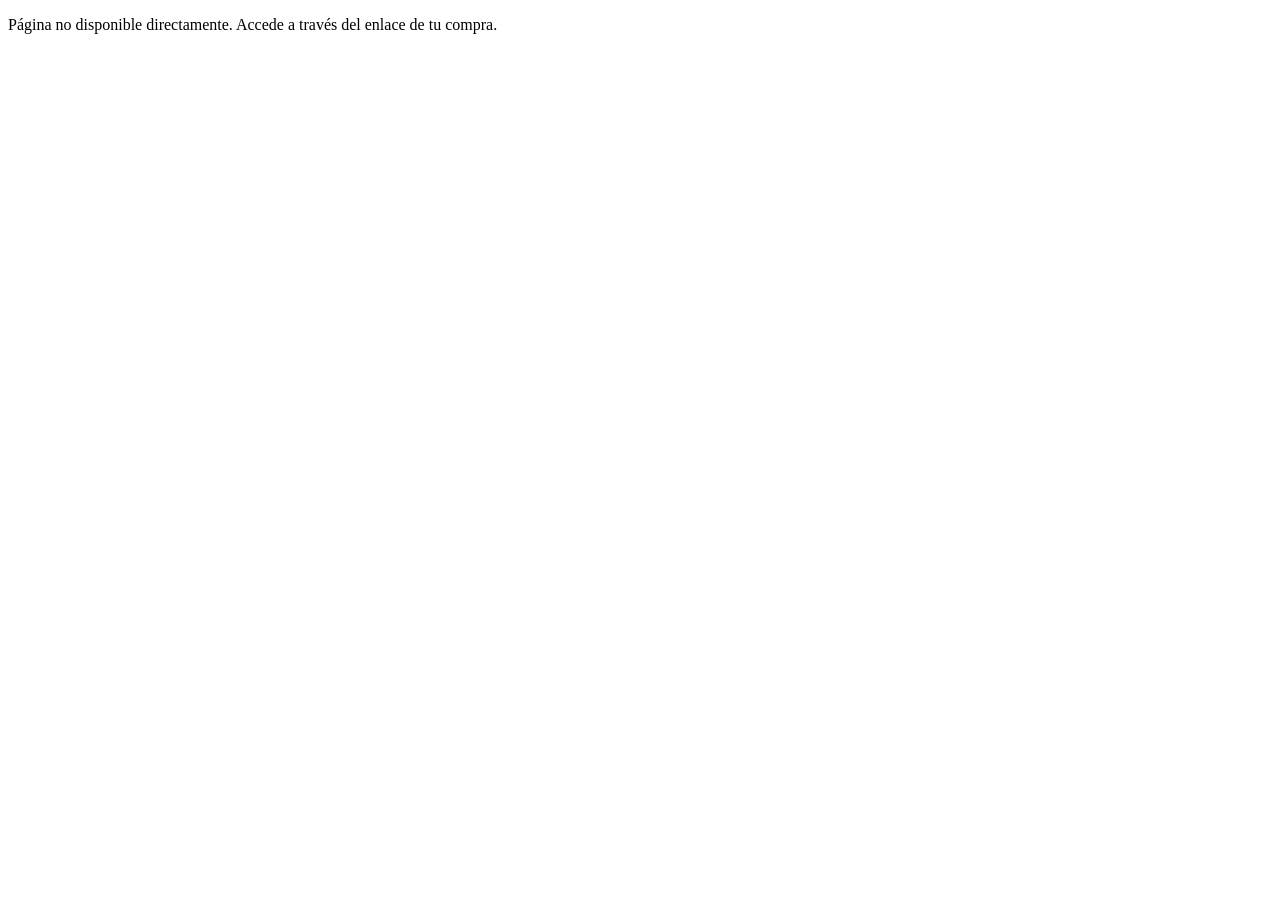
<file: index.html>
<!DOCTYPE html>
<html lang="es">
<head>
<meta charset="utf-8">
<title>Ritual Coreano</title>
<meta name="robots" content="noindex">
</head>
<body>
<p>Página no disponible directamente. Accede a través del enlace de tu compra.</p>
</body>
</html>
</file>
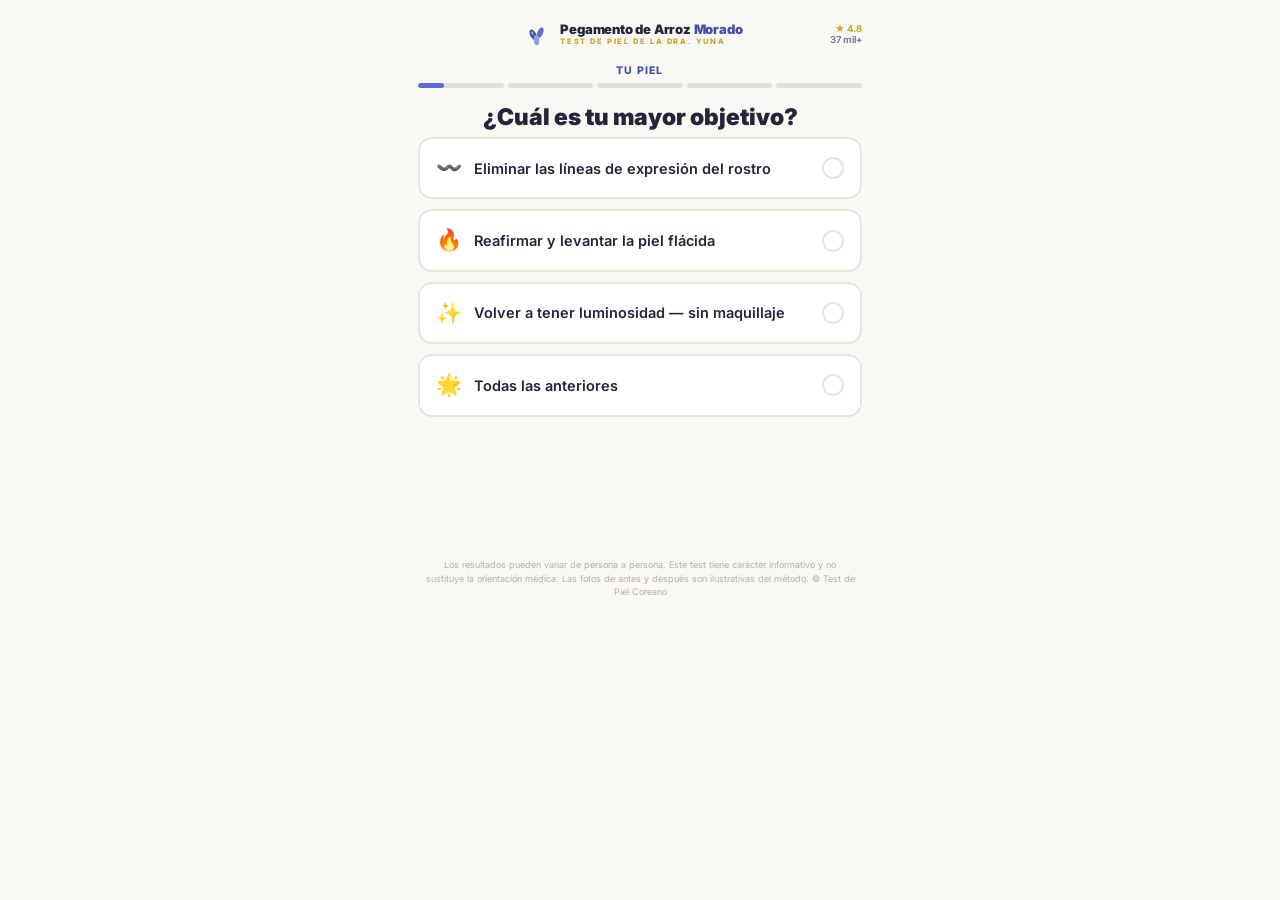
<file: c1/index.html>
<!DOCTYPE html><html lang="es"><head>
<meta charset="utf-8">
<meta name="viewport" content="width=device-width, initial-scale=1.0, maximum-scale=1.0, user-scalable=no">
<title>Test de Piel Coreano — Diagnóstico Gratis de 1 Minuto</title>
<meta name="description" content="Haz el test de piel gratis de 1 minuto de la Dra. Yuna Mun y descubre si el Pegamento de Arroz Morado Coreano puede rejuvenecer tu piel.">
<meta name="robots" content="noindex">
<!-- Google tag (gtag.js) -->
<script async="" src="https://www.googletagmanager.com/gtag/js?id=AW-18402472165"></script>
<script>
  window.dataLayer = window.dataLayer || [];
  function gtag(){dataLayer.push(arguments);}
  gtag('js', new Date());

  gtag('config', 'AW-18402472165');
</script>
<link rel="preconnect" href="https://fonts.googleapis.com">
<link rel="preconnect" href="https://fonts.gstatic.com" crossorigin="">
<link rel="preload" as="style" href="https://fonts.googleapis.com/css2?family=Inter:wght@400;500;600;700;800;900&amp;display=swap" onload="this.onload=null;this.rel='stylesheet'">
<noscript><link rel="stylesheet" href="https://fonts.googleapis.com/css2?family=Inter:wght@400;500;600;700;800;900&display=swap"></noscript>
<link rel="stylesheet" href="css/quiz.css">
<link rel="preload" as="image" href="images/t01-hero.webp" type="image/webp">
<!-- Utmify UTM capture -->
<script src="https://cdn.utmify.com.br/scripts/utms/latest.js" data-utmify-prevent-subids="" async="" defer=""></script>
<!-- Utmify pixel (Glow - 777) -->
<script>
  window.pixelId = "6aab0a25499acc6d20a06991";
  (function(){
    var s = document.createElement("script");
    s.src = "https://cdn.utmify.com.br/scripts/pixel/pixel.js";
    s.async = true; s.defer = true;
    document.head.appendChild(s);
  })();
</script>
</head>
<body>

<div class="app" id="quiz-root"></div>

<footer class="q-footer">
  Los resultados pueden variar de persona a persona. Este test tiene carácter informativo y no sustituye la orientación médica.
  Las fotos de antes y después son ilustrativas del método. © Test de Piel Coreano
</footer>

<!-- Sitio de PRUEBA — Variante C (quiz corto, 6 preguntas + 1 análisis).
     No lleva ab-quiz.js: esta versión no reparte tráfico A/B, es 100% corta,
     para revisión y pruebas de compra antes de decidir si entra al test real. -->
<script src="js/tracking.js"></script>
<script src="js/config.js"></script>
<script src="js/steps-c.js"></script>
<script src="js/engine.js"></script>

</body></html>
</file>
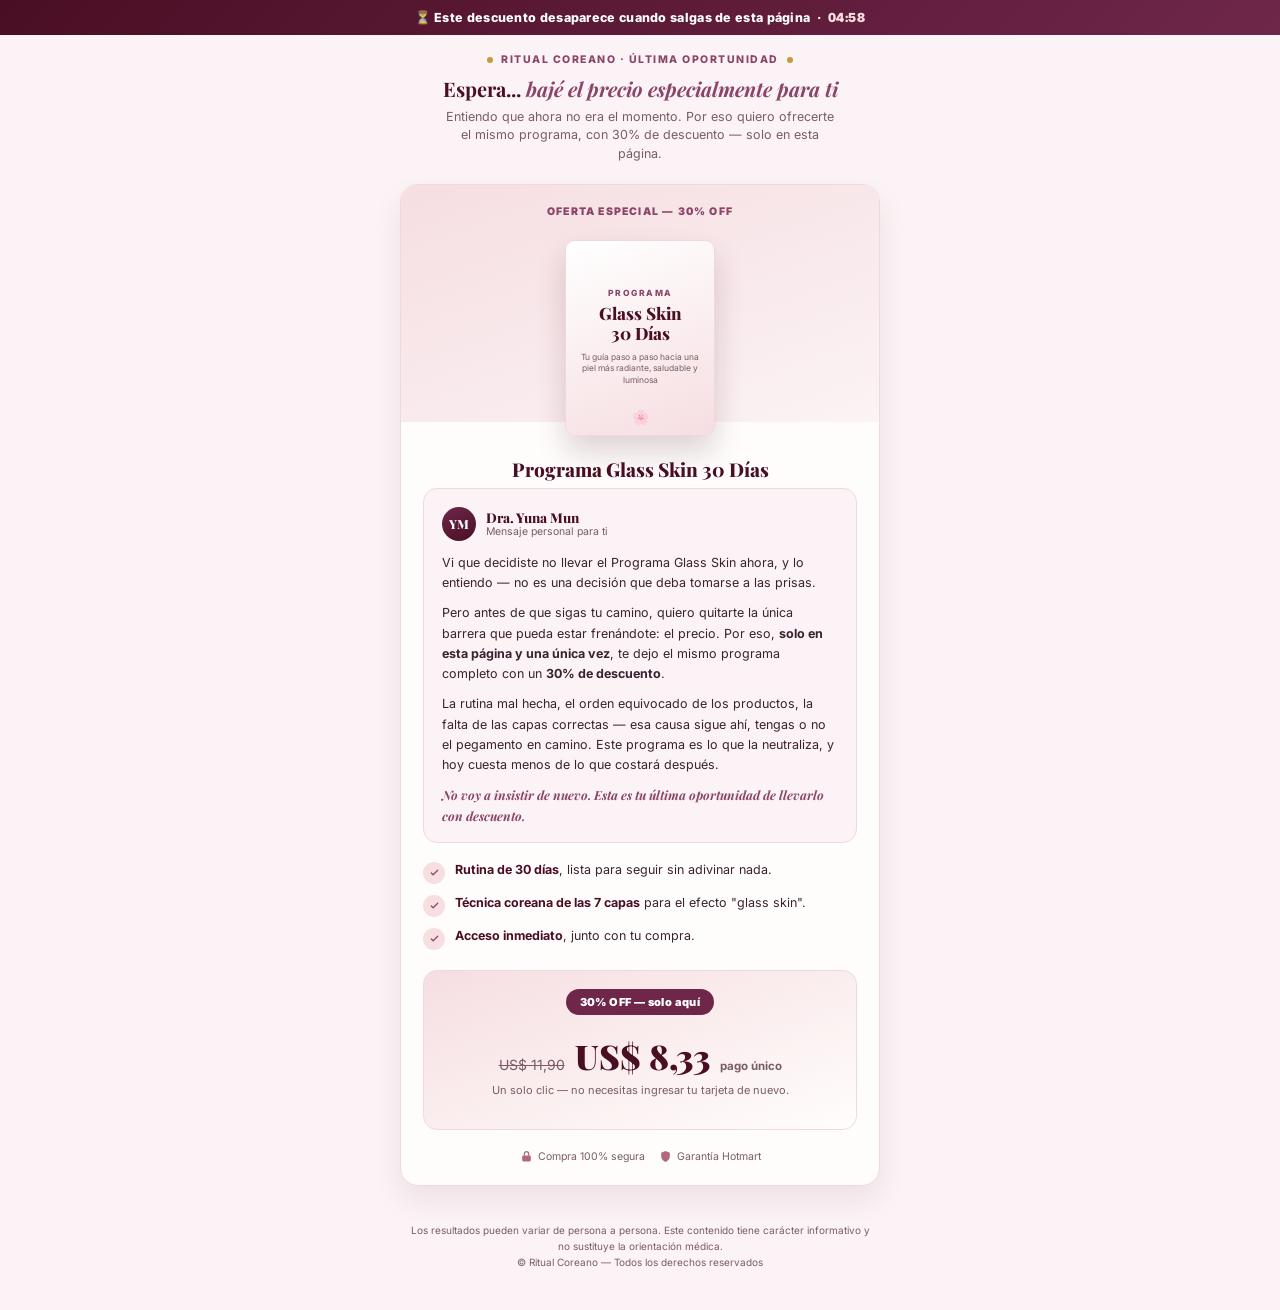
<file: down1/index.html>
<!DOCTYPE html><html lang="es"><head>
<meta charset="utf-8">
<meta name="viewport" content="width=device-width, initial-scale=1.0, maximum-scale=1.0, user-scalable=no">
<title>Espera — Última Oportunidad con Descuento</title>
<meta name="robots" content="noindex">

<!-- Google tag (gtag.js) -->
<script async src="https://www.googletagmanager.com/gtag/js?id=AW-18402472165"></script>
<script>
  window.dataLayer = window.dataLayer || [];
  function gtag(){dataLayer.push(arguments);}
  gtag('js', new Date());
  gtag('config', 'AW-18402472165');
</script>

<!-- Meta Pixel -->
<script>
  !function(f,b,e,v,n,t,s){if(f.fbq)return;n=f.fbq=function(){n.callMethod?n.callMethod.apply(n,arguments):n.queue.push(arguments)};if(!f._fbq)f._fbq=n;n.push=n;n.loaded=!0;n.version='2.0';n.queue=[];t=b.createElement(e);t.async=!0;t.src=v;s=b.getElementsByTagName(e)[0];s.parentNode.insertBefore(t,s)}(window,document,'script','https://connect.facebook.net/en_US/fbevents.js');
  fbq('track', 'PageView');
</script>

<!-- Utmify UTM capture -->
<script src="https://cdn.utmify.com.br/scripts/utms/latest.js" data-utmify-prevent-subids="" async="" defer=""></script>
<!-- Utmify pixel (Glow - 777) -->
<script>
  window.pixelId = "6aab0a25499acc6d20a06991";
  (function(){
    var s = document.createElement("script");
    s.src = "https://cdn.utmify.com.br/scripts/pixel/pixel.js";
    s.async = true; s.defer = true;
    document.head.appendChild(s);
  })();
</script>

<link rel="preconnect" href="https://fonts.googleapis.com">
<link rel="preconnect" href="https://fonts.gstatic.com" crossorigin="">
<link href="https://fonts.googleapis.com/css2?family=Inter:wght@400;500;600;700;800;900&family=Playfair+Display:wght@700;800;900&display=swap" rel="stylesheet">

<style>
  :root{
    --wine-deep:#4A0E24;
    --wine:#6E2749;
    --wine-mid:#8B4569;
    --rose:#B1677F;
    --blush:#FBF3F5;
    --blush-soft:#F6DEE1;
    --cream:#FFFDFC;
    --ink:#3A2230;
    --ink-soft:#7A5C68;
    --line:#EED9DE;
    --gold:#C79A3B;
    --green:#2E9E5B;
  }
  *{box-sizing:border-box}
  body{margin:0;background:var(--blush);color:var(--ink);font-family:'Inter',sans-serif;-webkit-font-smoothing:antialiased}
  .wrap{max-width:520px;margin:0 auto;padding:0 0 40px}
  .top-bar{background:linear-gradient(135deg,var(--wine-deep),var(--wine));color:#fff;text-align:center;font-size:12.5px;font-weight:800;letter-spacing:.3px;padding:10px 16px}
  .top-bar b{color:#F6DEE1}
  header.hero{padding:18px 20px 4px;text-align:center}
  .brand{display:flex;align-items:center;justify-content:center;gap:8px;font-size:10.5px;font-weight:800;letter-spacing:1.5px;text-transform:uppercase;color:var(--wine-mid);margin-bottom:10px}
  .brand .dot{width:6px;height:6px;border-radius:50%;background:var(--gold)}
  h1{font-family:'Playfair Display',serif;font-size:20px;line-height:1.28;margin:0 0 6px;color:var(--wine-deep)}
  h1 em{font-style:italic;color:var(--wine-mid)}
  .sub{font-size:12.5px;color:var(--ink-soft);line-height:1.5;max-width:400px;margin:0 auto}

  .card{background:var(--cream);border:1.5px solid var(--line);border-radius:18px;margin:16px 20px;box-shadow:0 14px 30px rgba(74,14,36,.08);overflow:hidden}

  .offer-card{padding:0}
  .offer-top{background:linear-gradient(160deg,var(--blush-soft),var(--blush));padding:20px 20px 0;text-align:center}
  .offer-kicker{font-size:10.5px;font-weight:900;letter-spacing:1.2px;text-transform:uppercase;color:var(--wine-mid);margin-bottom:8px}
  .book-mock{width:150px;height:196px;margin:0 auto;border-radius:10px;background:linear-gradient(160deg,#fff,#F6DEE1);border:1px solid var(--line);box-shadow:0 16px 30px rgba(74,14,36,.18);display:flex;flex-direction:column;align-items:center;justify-content:center;padding:14px;position:relative;top:14px}
  .book-mock .bm-kicker{font-size:8.5px;letter-spacing:1.5px;text-transform:uppercase;color:var(--wine-mid);font-weight:800;margin-bottom:6px}
  .book-mock .bm-title{font-family:'Playfair Display',serif;font-size:17px;font-weight:800;color:var(--wine-deep);line-height:1.15;text-align:center}
  .book-mock .bm-sub{font-size:8.5px;color:var(--ink-soft);margin-top:8px;text-align:center;line-height:1.4}
  .book-mock .bm-flower{position:absolute;bottom:10px;font-size:14px;opacity:.5}

  .offer-body{padding:34px 22px 22px;text-align:center}
  .offer-name{font-family:'Playfair Display',serif;font-size:19px;font-weight:800;color:var(--wine-deep);margin:0 0 6px}
  .offer-desc{font-size:13px;color:var(--ink-soft);line-height:1.6;margin:0 0 18px}

  .doc-note{text-align:left;background:var(--blush);border:1px solid var(--line);border-radius:14px;padding:18px 18px 16px;margin:0 0 18px}
  .doc-note-head{display:flex;align-items:center;gap:10px;margin-bottom:12px}
  .doc-avatar{flex:0 0 34px;width:34px;height:34px;border-radius:50%;background:linear-gradient(155deg,var(--wine),var(--wine-deep));color:#fff;font-family:'Playfair Display',serif;font-weight:800;font-size:12.5px;display:flex;align-items:center;justify-content:center}
  .doc-name{font-family:'Playfair Display',serif;font-weight:800;font-size:13.5px;color:var(--wine-deep);line-height:1.2}
  .doc-role{font-size:10.5px;color:var(--ink-soft)}
  .doc-note p{font-size:12.5px;line-height:1.62;color:var(--ink);margin:0 0 10px}
  .doc-note p:last-child{margin-bottom:0}
  .doc-note-close{font-family:'Playfair Display',serif;font-style:italic;font-weight:700;color:var(--wine-mid)!important}

  .benefits{text-align:left;display:flex;flex-direction:column;gap:10px;margin:0 0 20px}
  .benefit{display:flex;gap:10px;align-items:flex-start}
  .benefit .ic{flex:0 0 22px;width:22px;height:22px;border-radius:50%;background:var(--blush-soft);display:flex;align-items:center;justify-content:center;margin-top:1px}
  .benefit .ic svg{width:11px;height:11px}
  .benefit .tx{font-size:12.5px;line-height:1.5;color:var(--ink)}
  .benefit .tx b{color:var(--wine-deep)}

  .discount-pill{display:inline-block;background:var(--wine);color:#fff;font-size:11px;font-weight:900;letter-spacing:.4px;padding:6px 14px;border-radius:999px;margin-bottom:14px}

  .price-row{display:flex;align-items:baseline;justify-content:center;gap:10px;margin:4px 0 4px}
  .price-old{font-size:14px;color:var(--ink-soft);text-decoration:line-through}
  .price-tag{font-family:'Playfair Display',serif;font-size:34px;font-weight:900;color:var(--wine-deep)}
  .price-per{font-size:11.5px;color:var(--ink-soft);font-weight:700}
  .price-note{font-size:11px;color:var(--ink-soft);margin-bottom:18px}

  /* Espacio reservado para el widget nativo de Hotmart (botones Sí / No) */
  .hotmart-slot{margin:10px 0 20px;padding:18px 16px 14px;border-radius:14px;background:linear-gradient(160deg,var(--blush-soft),var(--cream));border:1.5px solid var(--line)}

  .trust-row{display:flex;align-items:center;justify-content:center;gap:14px;font-size:10.5px;color:var(--ink-soft);margin-top:14px;flex-wrap:wrap}
  .trust-row span{display:flex;align-items:center;gap:5px}
  .trust-row svg{width:13px;height:13px}

  .clock{font-variant-numeric:tabular-nums;font-weight:900;letter-spacing:.5px}

  footer{padding:20px 24px 0;text-align:center;font-size:10px;color:var(--ink-soft);line-height:1.6}
</style>
</head>
<body>

<div class="top-bar">⏳ Este descuento desaparece cuando salgas de esta página &nbsp;·&nbsp; <b><span class="clock" id="clock">04:59</span></b></div>

<div class="wrap">

  <header class="hero">
    <div class="brand"><span class="dot"></span> RITUAL COREANO · ÚLTIMA OPORTUNIDAD <span class="dot"></span></div>
    <h1>Espera... <em>bajé el precio especialmente para ti</em></h1>
    <p class="sub">Entiendo que ahora no era el momento. Por eso quiero ofrecerte el mismo programa, con 30% de descuento — solo en esta página.</p>
  </header>

  <div class="card offer-card">
    <div class="offer-top">
      <div class="offer-kicker">Oferta especial — 30% OFF</div>
      <div class="book-mock">
        <div class="bm-kicker">Programa</div>
        <div class="bm-title">Glass Skin<br>30 Días</div>
        <div class="bm-sub">Tu guía paso a paso hacia una piel más radiante, saludable y luminosa</div>
        <div class="bm-flower">🌸</div>
      </div>
    </div>
    <div class="offer-body">
      <h2 class="offer-name">Programa Glass Skin 30 Días</h2>

      <div class="doc-note">
        <div class="doc-note-head">
          <div class="doc-avatar">YM</div>
          <div>
            <div class="doc-name">Dra. Yuna Mun</div>
            <div class="doc-role">Mensaje personal para ti</div>
          </div>
        </div>
        <p>Vi que decidiste no llevar el Programa Glass Skin ahora, y lo entiendo — no es una decisión que deba tomarse a las prisas.</p>
        <p>Pero antes de que sigas tu camino, quiero quitarte la única barrera que pueda estar frenándote: el precio. Por eso, <b>solo en esta página y una única vez</b>, te dejo el mismo programa completo con un <b>30% de descuento</b>.</p>
        <p>La rutina mal hecha, el orden equivocado de los productos, la falta de las capas correctas — esa causa sigue ahí, tengas o no el pegamento en camino. Este programa es lo que la neutraliza, y hoy cuesta menos de lo que costará después.</p>
        <p class="doc-note-close">No voy a insistir de nuevo. Esta es tu última oportunidad de llevarlo con descuento.</p>
      </div>

      <div class="benefits">
        <div class="benefit">
          <span class="ic"><svg viewBox="0 0 24 24" fill="none"><path d="M5 13l4 4L19 7" stroke="#8B4569" stroke-width="2.6" stroke-linecap="round" stroke-linejoin="round"></path></svg></span>
          <span class="tx"><b>Rutina de 30 días</b>, lista para seguir sin adivinar nada.</span>
        </div>
        <div class="benefit">
          <span class="ic"><svg viewBox="0 0 24 24" fill="none"><path d="M5 13l4 4L19 7" stroke="#8B4569" stroke-width="2.6" stroke-linecap="round" stroke-linejoin="round"></path></svg></span>
          <span class="tx"><b>Técnica coreana de las 7 capas</b> para el efecto "glass skin".</span>
        </div>
        <div class="benefit">
          <span class="ic"><svg viewBox="0 0 24 24" fill="none"><path d="M5 13l4 4L19 7" stroke="#8B4569" stroke-width="2.6" stroke-linecap="round" stroke-linejoin="round"></path></svg></span>
          <span class="tx"><b>Acceso inmediato</b>, junto con tu compra.</span>
        </div>
      </div>

      <!-- ============================================================
           HOTMART — Sales Funnel Widget
           Este bloque es fijo/oficial de la Hotmart: renderiza los
           botones "Sí, quiero" / "No, gracias" y procesa el cobro
           one-click con la tarjeta ya usada en la compra principal.
           No editar el contenido de este bloque — solo el contenedor
           .hotmart-slot alrededor puede cambiar de estilo.
           ============================================================ -->
      <div class="hotmart-slot">
        <div class="discount-pill">30% OFF — solo aquí</div>
        <div class="price-row">
          <span class="price-old">US$ 11,90</span>
          <span class="price-tag">US$ 8,33</span>
          <span class="price-per">pago único</span>
        </div>
        <div class="price-note">Un solo clic — no necesitas ingresar tu tarjeta de nuevo.</div>
        <div id="hotmart-sales-funnel"></div>
        <script src="https://checkout.hotmart.com/lib/hotmart-checkout-elements.js"></script>
        <script>
          checkoutElements.init('salesFunnel').mount('#hotmart-sales-funnel')
        </script>
      </div>

      <div class="trust-row">
        <span><svg viewBox="0 0 24 24" fill="none"><rect x="4" y="10" width="16" height="11" rx="2.5" fill="#B1677F"></rect><path d="M8 10V7a4 4 0 118 0v3" stroke="#B1677F" stroke-width="2.4" fill="none"></path></svg> Compra 100% segura</span>
        <span><svg viewBox="0 0 24 24" fill="none"><path d="M12 2l8 3v6c0 5-3.4 9.4-8 11-4.6-1.6-8-6-8-11V5l8-3z" fill="#B1677F"></path></svg> Garantía Hotmart</span>
      </div>
    </div>
  </div>

  <footer>
    Los resultados pueden variar de persona a persona. Este contenido tiene carácter informativo y no sustituye la orientación médica.<br>
    © Ritual Coreano — Todos los derechos reservados
  </footer>

</div>

<script>
  // Cuenta regresiva puramente visual (urgencia) — no bloquea ni oculta la oferta al llegar a cero.
  (function(){
    var total = 5*60 - 1;
    var el = document.getElementById('clock');
    var t = setInterval(function(){
      total = Math.max(0, total - 1);
      var m = Math.floor(total/60), s = total%60;
      el.textContent = String(m).padStart(2,'0') + ':' + String(s).padStart(2,'0');
      if (total <= 0) clearInterval(t);
    }, 1000);
  })();
</script>

</body></html>
</file>
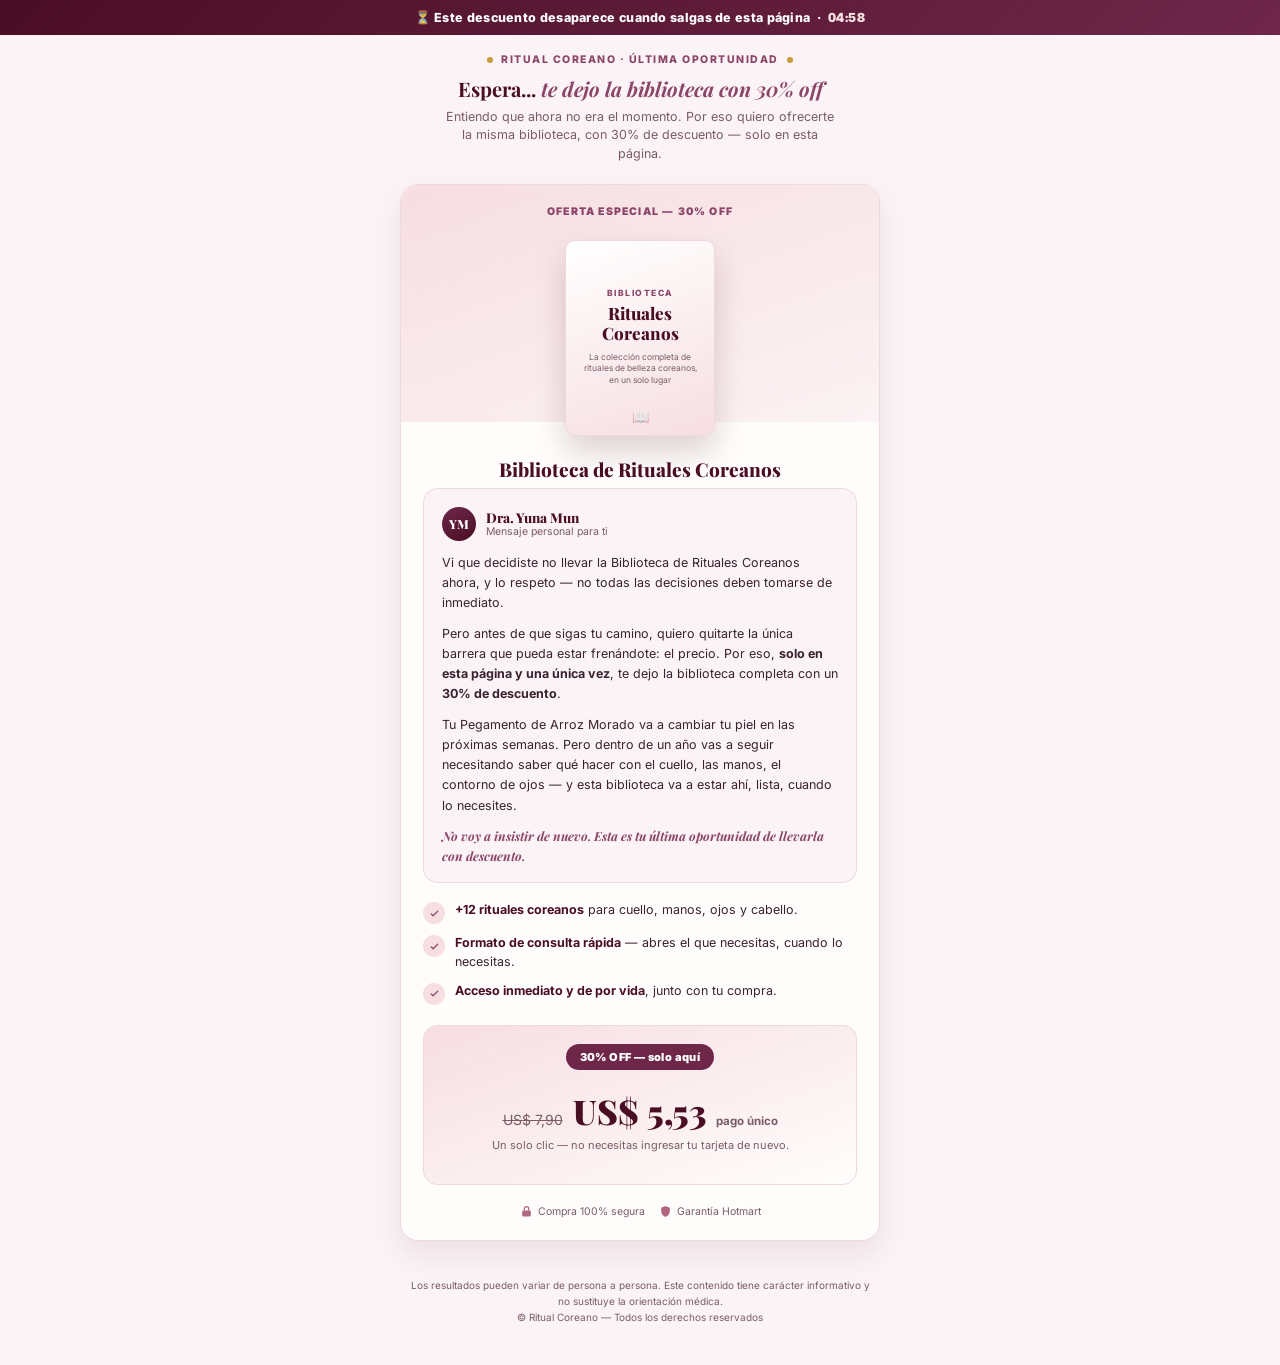
<file: down2/index.html>
<!DOCTYPE html><html lang="es"><head>
<meta charset="utf-8">
<meta name="viewport" content="width=device-width, initial-scale=1.0, maximum-scale=1.0, user-scalable=no">
<title>Espera — Última Oportunidad con Descuento</title>
<meta name="robots" content="noindex">

<!-- Google tag (gtag.js) -->
<script async src="https://www.googletagmanager.com/gtag/js?id=AW-18402472165"></script>
<script>
  window.dataLayer = window.dataLayer || [];
  function gtag(){dataLayer.push(arguments);}
  gtag('js', new Date());
  gtag('config', 'AW-18402472165');
</script>

<!-- Meta Pixel -->
<script>
  !function(f,b,e,v,n,t,s){if(f.fbq)return;n=f.fbq=function(){n.callMethod?n.callMethod.apply(n,arguments):n.queue.push(arguments)};if(!f._fbq)f._fbq=n;n.push=n;n.loaded=!0;n.version='2.0';n.queue=[];t=b.createElement(e);t.async=!0;t.src=v;s=b.getElementsByTagName(e)[0];s.parentNode.insertBefore(t,s)}(window,document,'script','https://connect.facebook.net/en_US/fbevents.js');
  fbq('track', 'PageView');
</script>

<!-- Utmify UTM capture -->
<script src="https://cdn.utmify.com.br/scripts/utms/latest.js" data-utmify-prevent-subids="" async="" defer=""></script>
<!-- Utmify pixel (Glow - 777) -->
<script>
  window.pixelId = "6aab0a25499acc6d20a06991";
  (function(){
    var s = document.createElement("script");
    s.src = "https://cdn.utmify.com.br/scripts/pixel/pixel.js";
    s.async = true; s.defer = true;
    document.head.appendChild(s);
  })();
</script>

<link rel="preconnect" href="https://fonts.googleapis.com">
<link rel="preconnect" href="https://fonts.gstatic.com" crossorigin="">
<link href="https://fonts.googleapis.com/css2?family=Inter:wght@400;500;600;700;800;900&family=Playfair+Display:wght@700;800;900&display=swap" rel="stylesheet">

<style>
  :root{
    --wine-deep:#4A0E24;
    --wine:#6E2749;
    --wine-mid:#8B4569;
    --rose:#B1677F;
    --blush:#FBF3F5;
    --blush-soft:#F6DEE1;
    --cream:#FFFDFC;
    --ink:#3A2230;
    --ink-soft:#7A5C68;
    --line:#EED9DE;
    --gold:#C79A3B;
    --green:#2E9E5B;
  }
  *{box-sizing:border-box}
  body{margin:0;background:var(--blush);color:var(--ink);font-family:'Inter',sans-serif;-webkit-font-smoothing:antialiased}
  .wrap{max-width:520px;margin:0 auto;padding:0 0 40px}
  .top-bar{background:linear-gradient(135deg,var(--wine-deep),var(--wine));color:#fff;text-align:center;font-size:12.5px;font-weight:800;letter-spacing:.3px;padding:10px 16px}
  .top-bar b{color:#F6DEE1}
  header.hero{padding:18px 20px 4px;text-align:center}
  .brand{display:flex;align-items:center;justify-content:center;gap:8px;font-size:10.5px;font-weight:800;letter-spacing:1.5px;text-transform:uppercase;color:var(--wine-mid);margin-bottom:10px}
  .brand .dot{width:6px;height:6px;border-radius:50%;background:var(--gold)}
  h1{font-family:'Playfair Display',serif;font-size:20px;line-height:1.28;margin:0 0 6px;color:var(--wine-deep)}
  h1 em{font-style:italic;color:var(--wine-mid)}
  .sub{font-size:12.5px;color:var(--ink-soft);line-height:1.5;max-width:400px;margin:0 auto}

  .card{background:var(--cream);border:1.5px solid var(--line);border-radius:18px;margin:16px 20px;box-shadow:0 14px 30px rgba(74,14,36,.08);overflow:hidden}

  .offer-card{padding:0}
  .offer-top{background:linear-gradient(160deg,var(--blush-soft),var(--blush));padding:20px 20px 0;text-align:center}
  .offer-kicker{font-size:10.5px;font-weight:900;letter-spacing:1.2px;text-transform:uppercase;color:var(--wine-mid);margin-bottom:8px}
  .book-mock{width:150px;height:196px;margin:0 auto;border-radius:10px;background:linear-gradient(160deg,#fff,#F6DEE1);border:1px solid var(--line);box-shadow:0 16px 30px rgba(74,14,36,.18);display:flex;flex-direction:column;align-items:center;justify-content:center;padding:14px;position:relative;top:14px}
  .book-mock .bm-kicker{font-size:8.5px;letter-spacing:1.5px;text-transform:uppercase;color:var(--wine-mid);font-weight:800;margin-bottom:6px}
  .book-mock .bm-title{font-family:'Playfair Display',serif;font-size:17px;font-weight:800;color:var(--wine-deep);line-height:1.15;text-align:center}
  .book-mock .bm-sub{font-size:8.5px;color:var(--ink-soft);margin-top:8px;text-align:center;line-height:1.4}
  .book-mock .bm-flower{position:absolute;bottom:10px;font-size:14px;opacity:.5}

  .offer-body{padding:34px 22px 22px;text-align:center}
  .offer-name{font-family:'Playfair Display',serif;font-size:19px;font-weight:800;color:var(--wine-deep);margin:0 0 6px}
  .offer-desc{font-size:13px;color:var(--ink-soft);line-height:1.6;margin:0 0 18px}

  .doc-note{text-align:left;background:var(--blush);border:1px solid var(--line);border-radius:14px;padding:18px 18px 16px;margin:0 0 18px}
  .doc-note-head{display:flex;align-items:center;gap:10px;margin-bottom:12px}
  .doc-avatar{flex:0 0 34px;width:34px;height:34px;border-radius:50%;background:linear-gradient(155deg,var(--wine),var(--wine-deep));color:#fff;font-family:'Playfair Display',serif;font-weight:800;font-size:12.5px;display:flex;align-items:center;justify-content:center}
  .doc-name{font-family:'Playfair Display',serif;font-weight:800;font-size:13.5px;color:var(--wine-deep);line-height:1.2}
  .doc-role{font-size:10.5px;color:var(--ink-soft)}
  .doc-note p{font-size:12.5px;line-height:1.62;color:var(--ink);margin:0 0 10px}
  .doc-note p:last-child{margin-bottom:0}
  .doc-note-close{font-family:'Playfair Display',serif;font-style:italic;font-weight:700;color:var(--wine-mid)!important}

  .benefits{text-align:left;display:flex;flex-direction:column;gap:10px;margin:0 0 20px}
  .benefit{display:flex;gap:10px;align-items:flex-start}
  .benefit .ic{flex:0 0 22px;width:22px;height:22px;border-radius:50%;background:var(--blush-soft);display:flex;align-items:center;justify-content:center;margin-top:1px}
  .benefit .ic svg{width:11px;height:11px}
  .benefit .tx{font-size:12.5px;line-height:1.5;color:var(--ink)}
  .benefit .tx b{color:var(--wine-deep)}

  .discount-pill{display:inline-block;background:var(--wine);color:#fff;font-size:11px;font-weight:900;letter-spacing:.4px;padding:6px 14px;border-radius:999px;margin-bottom:14px}

  .price-row{display:flex;align-items:baseline;justify-content:center;gap:10px;margin:4px 0 4px}
  .price-old{font-size:14px;color:var(--ink-soft);text-decoration:line-through}
  .price-tag{font-family:'Playfair Display',serif;font-size:34px;font-weight:900;color:var(--wine-deep)}
  .price-per{font-size:11.5px;color:var(--ink-soft);font-weight:700}
  .price-note{font-size:11px;color:var(--ink-soft);margin-bottom:18px}

  /* Espacio reservado para el widget nativo de Hotmart (botones Sí / No) */
  .hotmart-slot{margin:10px 0 20px;padding:18px 16px 14px;border-radius:14px;background:linear-gradient(160deg,var(--blush-soft),var(--cream));border:1.5px solid var(--line)}

  .trust-row{display:flex;align-items:center;justify-content:center;gap:14px;font-size:10.5px;color:var(--ink-soft);margin-top:14px;flex-wrap:wrap}
  .trust-row span{display:flex;align-items:center;gap:5px}
  .trust-row svg{width:13px;height:13px}

  .clock{font-variant-numeric:tabular-nums;font-weight:900;letter-spacing:.5px}

  footer{padding:20px 24px 0;text-align:center;font-size:10px;color:var(--ink-soft);line-height:1.6}
</style>
</head>
<body>

<div class="top-bar">⏳ Este descuento desaparece cuando salgas de esta página &nbsp;·&nbsp; <b><span class="clock" id="clock">04:59</span></b></div>

<div class="wrap">

  <header class="hero">
    <div class="brand"><span class="dot"></span> RITUAL COREANO · ÚLTIMA OPORTUNIDAD <span class="dot"></span></div>
    <h1>Espera... <em>te dejo la biblioteca con 30% off</em></h1>
    <p class="sub">Entiendo que ahora no era el momento. Por eso quiero ofrecerte la misma biblioteca, con 30% de descuento — solo en esta página.</p>
  </header>

  <div class="card offer-card">
    <div class="offer-top">
      <div class="offer-kicker">Oferta especial — 30% OFF</div>
      <div class="book-mock">
        <div class="bm-kicker">Biblioteca</div>
        <div class="bm-title">Rituales<br>Coreanos</div>
        <div class="bm-sub">La colección completa de rituales de belleza coreanos, en un solo lugar</div>
        <div class="bm-flower">📖</div>
      </div>
    </div>
    <div class="offer-body">
      <h2 class="offer-name">Biblioteca de Rituales Coreanos</h2>

      <div class="doc-note">
        <div class="doc-note-head">
          <div class="doc-avatar">YM</div>
          <div>
            <div class="doc-name">Dra. Yuna Mun</div>
            <div class="doc-role">Mensaje personal para ti</div>
          </div>
        </div>
        <p>Vi que decidiste no llevar la Biblioteca de Rituales Coreanos ahora, y lo respeto — no todas las decisiones deben tomarse de inmediato.</p>
        <p>Pero antes de que sigas tu camino, quiero quitarte la única barrera que pueda estar frenándote: el precio. Por eso, <b>solo en esta página y una única vez</b>, te dejo la biblioteca completa con un <b>30% de descuento</b>.</p>
        <p>Tu Pegamento de Arroz Morado va a cambiar tu piel en las próximas semanas. Pero dentro de un año vas a seguir necesitando saber qué hacer con el cuello, las manos, el contorno de ojos — y esta biblioteca va a estar ahí, lista, cuando lo necesites.</p>
        <p class="doc-note-close">No voy a insistir de nuevo. Esta es tu última oportunidad de llevarla con descuento.</p>
      </div>

      <div class="benefits">
        <div class="benefit">
          <span class="ic"><svg viewBox="0 0 24 24" fill="none"><path d="M5 13l4 4L19 7" stroke="#8B4569" stroke-width="2.6" stroke-linecap="round" stroke-linejoin="round"></path></svg></span>
          <span class="tx"><b>+12 rituales coreanos</b> para cuello, manos, ojos y cabello.</span>
        </div>
        <div class="benefit">
          <span class="ic"><svg viewBox="0 0 24 24" fill="none"><path d="M5 13l4 4L19 7" stroke="#8B4569" stroke-width="2.6" stroke-linecap="round" stroke-linejoin="round"></path></svg></span>
          <span class="tx"><b>Formato de consulta rápida</b> — abres el que necesitas, cuando lo necesitas.</span>
        </div>
        <div class="benefit">
          <span class="ic"><svg viewBox="0 0 24 24" fill="none"><path d="M5 13l4 4L19 7" stroke="#8B4569" stroke-width="2.6" stroke-linecap="round" stroke-linejoin="round"></path></svg></span>
          <span class="tx"><b>Acceso inmediato y de por vida</b>, junto con tu compra.</span>
        </div>
      </div>

      <!-- ============================================================
           HOTMART — Sales Funnel Widget
           Este bloque es fijo/oficial de la Hotmart: renderiza los
           botones "Sí, quiero" / "No, gracias" y procesa el cobro
           one-click con la tarjeta ya usada en la compra principal.
           No editar el contenido de este bloque — solo el contenedor
           .hotmart-slot alrededor puede cambiar de estilo.
           ============================================================ -->
      <div class="hotmart-slot">
        <div class="discount-pill">30% OFF — solo aquí</div>
        <div class="price-row">
          <span class="price-old">US$ 7,90</span>
          <span class="price-tag">US$ 5,53</span>
          <span class="price-per">pago único</span>
        </div>
        <div class="price-note">Un solo clic — no necesitas ingresar tu tarjeta de nuevo.</div>
        <div id="hotmart-sales-funnel"></div>
        <script src="https://checkout.hotmart.com/lib/hotmart-checkout-elements.js"></script>
        <script>
          checkoutElements.init('salesFunnel').mount('#hotmart-sales-funnel')
        </script>
      </div>

      <div class="trust-row">
        <span><svg viewBox="0 0 24 24" fill="none"><rect x="4" y="10" width="16" height="11" rx="2.5" fill="#B1677F"></rect><path d="M8 10V7a4 4 0 118 0v3" stroke="#B1677F" stroke-width="2.4" fill="none"></path></svg> Compra 100% segura</span>
        <span><svg viewBox="0 0 24 24" fill="none"><path d="M12 2l8 3v6c0 5-3.4 9.4-8 11-4.6-1.6-8-6-8-11V5l8-3z" fill="#B1677F"></path></svg> Garantía Hotmart</span>
      </div>
    </div>
  </div>

  <footer>
    Los resultados pueden variar de persona a persona. Este contenido tiene carácter informativo y no sustituye la orientación médica.<br>
    © Ritual Coreano — Todos los derechos reservados
  </footer>

</div>

<script>
  // Cuenta regresiva puramente visual (urgencia) — no bloquea ni oculta la oferta al llegar a cero.
  (function(){
    var total = 5*60 - 1;
    var el = document.getElementById('clock');
    var t = setInterval(function(){
      total = Math.max(0, total - 1);
      var m = Math.floor(total/60), s = total%60;
      el.textContent = String(m).padStart(2,'0') + ':' + String(s).padStart(2,'0');
      if (total <= 0) clearInterval(t);
    }, 1000);
  })();
</script>

</body></html>
</file>
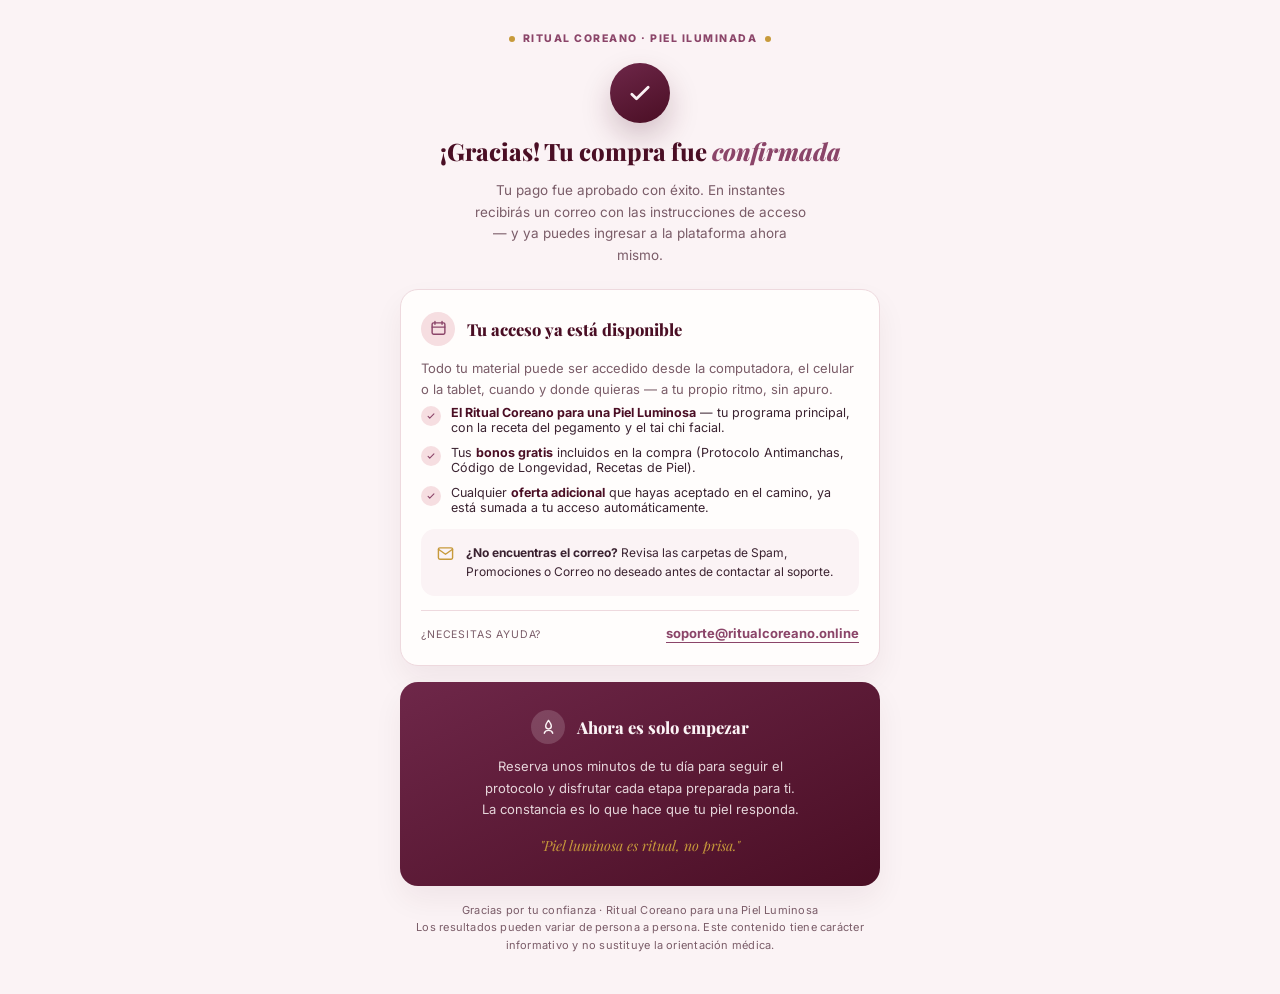
<file: gracias/index.html>
<!DOCTYPE html><html lang="es"><head>
<meta charset="utf-8">
<meta name="viewport" content="width=device-width, initial-scale=1.0, maximum-scale=1.0, user-scalable=no">
<title>¡Gracias! Tu Compra Fue Confirmada</title>
<meta name="robots" content="noindex">

<!-- Google tag (gtag.js) -->
<script async src="https://www.googletagmanager.com/gtag/js?id=AW-18402472165"></script>
<script>
  window.dataLayer = window.dataLayer || [];
  function gtag(){dataLayer.push(arguments);}
  gtag('js', new Date());
  gtag('config', 'AW-18402472165');
</script>

<!-- Meta Pixel -->
<script>
  !function(f,b,e,v,n,t,s){if(f.fbq)return;n=f.fbq=function(){n.callMethod?n.callMethod.apply(n,arguments):n.queue.push(arguments)};if(!f._fbq)f._fbq=n;n.push=n;n.loaded=!0;n.version='2.0';n.queue=[];t=b.createElement(e);t.async=!0;t.src=v;s=b.getElementsByTagName(e)[0];s.parentNode.insertBefore(t,s)}(window,document,'script','https://connect.facebook.net/en_US/fbevents.js');
  fbq('track', 'PageView');
  fbq('trackCustom', 'FunnelComplete');
</script>

<!-- Utmify UTM capture -->
<script src="https://cdn.utmify.com.br/scripts/utms/latest.js" data-utmify-prevent-subids="" async="" defer=""></script>
<!-- Utmify pixel (Glow - 777) -->
<script>
  window.pixelId = "6aab0a25499acc6d20a06991";
  (function(){
    var s = document.createElement("script");
    s.src = "https://cdn.utmify.com.br/scripts/pixel/pixel.js";
    s.async = true; s.defer = true;
    document.head.appendChild(s);
  })();
</script>

<link rel="preconnect" href="https://fonts.googleapis.com">
<link rel="preconnect" href="https://fonts.gstatic.com" crossorigin="">
<link href="https://fonts.googleapis.com/css2?family=Inter:wght@400;500;600;700;800;900&family=Playfair+Display:wght@700;800;900&display=swap" rel="stylesheet">

<style>
  :root{
    --wine-deep:#4A0E24;
    --wine:#6E2749;
    --wine-mid:#8B4569;
    --rose:#B1677F;
    --blush:#FBF3F5;
    --blush-soft:#F6DEE1;
    --cream:#FFFDFC;
    --ink:#3A2230;
    --ink-soft:#7A5C68;
    --line:#EED9DE;
    --gold:#C79A3B;
    --green:#2E9E5B;
  }
  *{box-sizing:border-box}
  body{margin:0;background:var(--blush);color:var(--ink);font-family:'Inter',sans-serif;-webkit-font-smoothing:antialiased}
  .wrap{max-width:520px;margin:0 auto;padding:32px 20px 40px}

  .brandline{display:flex;align-items:center;justify-content:center;gap:8px;font-size:10.5px;font-weight:800;letter-spacing:1.5px;text-transform:uppercase;color:var(--wine-mid);margin-bottom:18px}
  .brandline .dot{width:6px;height:6px;border-radius:50%;background:var(--gold)}

  .hero{text-align:center;display:flex;flex-direction:column;align-items:center;gap:14px;margin-bottom:22px}
  .stamp{width:60px;height:60px;border-radius:50%;background:linear-gradient(155deg,var(--wine),var(--wine-deep));display:flex;align-items:center;justify-content:center;box-shadow:0 14px 30px rgba(74,14,36,.22)}
  .stamp svg{width:28px;height:28px}
  h1{font-family:'Playfair Display',serif;font-weight:800;font-size:24px;line-height:1.22;margin:0;color:var(--wine-deep)}
  h1 em{font-style:italic;font-weight:800;color:var(--wine-mid)}
  .sub{max-width:38ch;color:var(--ink-soft);font-size:13.5px;line-height:1.6;margin:0}

  section{background:var(--cream);border:1.5px solid var(--line);border-radius:18px;padding:22px 20px;margin-bottom:16px;box-shadow:0 14px 30px rgba(74,14,36,.06)}

  .section-head{display:flex;align-items:center;gap:12px;margin-bottom:12px}
  .section-head .icon{width:34px;height:34px;border-radius:50%;background:var(--blush-soft);display:flex;align-items:center;justify-content:center;flex-shrink:0}
  .section-head .icon svg{width:17px;height:17px;stroke:var(--wine-mid)}
  .section-head h2{font-family:'Playfair Display',serif;font-weight:800;font-size:16.5px;margin:0;color:var(--wine-deep)}

  section p{color:var(--ink-soft);line-height:1.65;margin:0;font-size:13px}
  section p + p{margin-top:10px}

  .access-note{display:flex;gap:12px;align-items:flex-start;background:var(--blush);border-radius:14px;padding:14px 16px;margin-top:14px}
  .access-note svg{width:17px;height:17px;stroke:var(--gold);flex-shrink:0;margin-top:2px}
  .access-note p{font-size:12px;margin:0;color:var(--ink)}

  .support-row{display:flex;align-items:center;justify-content:space-between;gap:14px;flex-wrap:wrap;margin-top:14px;padding-top:14px;border-top:1px solid var(--line)}
  .support-row .label{font-size:10.5px;letter-spacing:.08em;text-transform:uppercase;color:var(--ink-soft)}
  .support-row a{color:var(--wine-mid);font-weight:700;text-decoration:none;border-bottom:1px solid currentColor;padding-bottom:1px;font-size:13px}

  .items-list{display:flex;flex-direction:column;gap:10px;margin-top:4px}
  .item-row{display:flex;gap:10px;align-items:flex-start;font-size:12.5px;color:var(--ink)}
  .item-row .ic{flex:0 0 20px;width:20px;height:20px;border-radius:50%;background:var(--blush-soft);display:flex;align-items:center;justify-content:center;margin-top:1px}
  .item-row .ic svg{width:10px;height:10px}
  .item-row b{color:var(--wine-deep)}

  .protocol-card{background:linear-gradient(155deg,var(--wine) 0%, var(--wine-deep) 100%);border:none;color:#FBF3F5;text-align:center;padding:28px 22px}
  .protocol-card .section-head{justify-content:center}
  .protocol-card .icon{background:rgba(255,255,255,.16)}
  .protocol-card .icon svg{stroke:#FBF3F5}
  .protocol-card h2{color:#FBF3F5}
  .protocol-card p{color:rgba(251,243,245,.86);max-width:40ch;margin:0 auto}
  .protocol-card .motto{margin-top:14px;font-family:'Playfair Display',serif;font-style:italic;font-size:14px;color:var(--gold)}

  footer{text-align:center;font-size:11px;color:var(--ink-soft);letter-spacing:.02em;line-height:1.6;margin-top:6px}

  @media (max-width:460px){
    .support-row{flex-direction:column;align-items:flex-start}
  }
</style>
</head>
<body>

<div class="wrap">

  <div class="brandline"><span class="dot"></span> RITUAL COREANO · PIEL ILUMINADA <span class="dot"></span></div>

  <div class="hero">
    <div class="stamp">
      <svg viewBox="0 0 24 24" fill="none" stroke="#FBF3F5" stroke-width="2.4" stroke-linecap="round" stroke-linejoin="round"><path d="M5 13l4 4L19 7"/></svg>
    </div>
    <h1>¡Gracias! Tu compra fue <em>confirmada</em></h1>
    <p class="sub">Tu pago fue aprobado con éxito. En instantes recibirás un correo con las instrucciones de acceso — y ya puedes ingresar a la plataforma ahora mismo.</p>
  </div>

  <section>
    <div class="section-head">
      <span class="icon"><svg viewBox="0 0 24 24" fill="none" stroke="currentColor" stroke-width="2" stroke-linecap="round" stroke-linejoin="round"><rect x="3" y="4" width="18" height="16" rx="2"/><path d="M7 2v4M17 2v4M3 10h18"/></svg></span>
      <h2>Tu acceso ya está disponible</h2>
    </div>
    <p>Todo tu material puede ser accedido desde la computadora, el celular o la tablet, cuando y donde quieras — a tu propio ritmo, sin apuro.</p>
    <div class="items-list">
      <div class="item-row">
        <span class="ic"><svg viewBox="0 0 24 24" fill="none"><path d="M5 13l4 4L19 7" stroke="#8B4569" stroke-width="2.6" stroke-linecap="round" stroke-linejoin="round"></path></svg></span>
        <span><b>El Ritual Coreano para una Piel Luminosa</b> — tu programa principal, con la receta del pegamento y el tai chi facial.</span>
      </div>
      <div class="item-row">
        <span class="ic"><svg viewBox="0 0 24 24" fill="none"><path d="M5 13l4 4L19 7" stroke="#8B4569" stroke-width="2.6" stroke-linecap="round" stroke-linejoin="round"></path></svg></span>
        <span>Tus <b>bonos gratis</b> incluidos en la compra (Protocolo Antimanchas, Código de Longevidad, Recetas de Piel).</span>
      </div>
      <div class="item-row">
        <span class="ic"><svg viewBox="0 0 24 24" fill="none"><path d="M5 13l4 4L19 7" stroke="#8B4569" stroke-width="2.6" stroke-linecap="round" stroke-linejoin="round"></path></svg></span>
        <span>Cualquier <b>oferta adicional</b> que hayas aceptado en el camino, ya está sumada a tu acceso automáticamente.</span>
      </div>
    </div>
    <div class="access-note">
      <svg viewBox="0 0 24 24" fill="none" stroke="currentColor" stroke-width="2" stroke-linecap="round" stroke-linejoin="round"><path d="M22 6l-10 7L2 6"/><rect x="2" y="4" width="20" height="16" rx="2"/></svg>
      <p><strong>¿No encuentras el correo?</strong> Revisa las carpetas de Spam, Promociones o Correo no deseado antes de contactar al soporte.</p>
    </div>
    <div class="support-row">
      <span class="label">¿Necesitas ayuda?</span>
      <a href="mailto:soporte@ritualcoreano.online">soporte@ritualcoreano.online</a>
    </div>
  </section>

  <section class="protocol-card">
    <div class="section-head">
      <span class="icon"><svg viewBox="0 0 24 24" fill="none" stroke="currentColor" stroke-width="2" stroke-linecap="round" stroke-linejoin="round"><path d="M12 2c2 3 4 5 4 8a4 4 0 01-8 0c0-3 2-5 4-8z"/><path d="M6 20c1-3 3-4 6-4s5 1 6 4"/></svg></span>
      <h2>Ahora es solo empezar</h2>
    </div>
    <p>Reserva unos minutos de tu día para seguir el protocolo y disfrutar cada etapa preparada para ti. La constancia es lo que hace que tu piel responda.</p>
    <p class="motto">"Piel luminosa es ritual, no prisa."</p>
  </section>

  <footer>
    Gracias por tu confianza · Ritual Coreano para una Piel Luminosa<br>
    Los resultados pueden variar de persona a persona. Este contenido tiene carácter informativo y no sustituye la orientación médica.
  </footer>

</div>

</body></html>
</file>
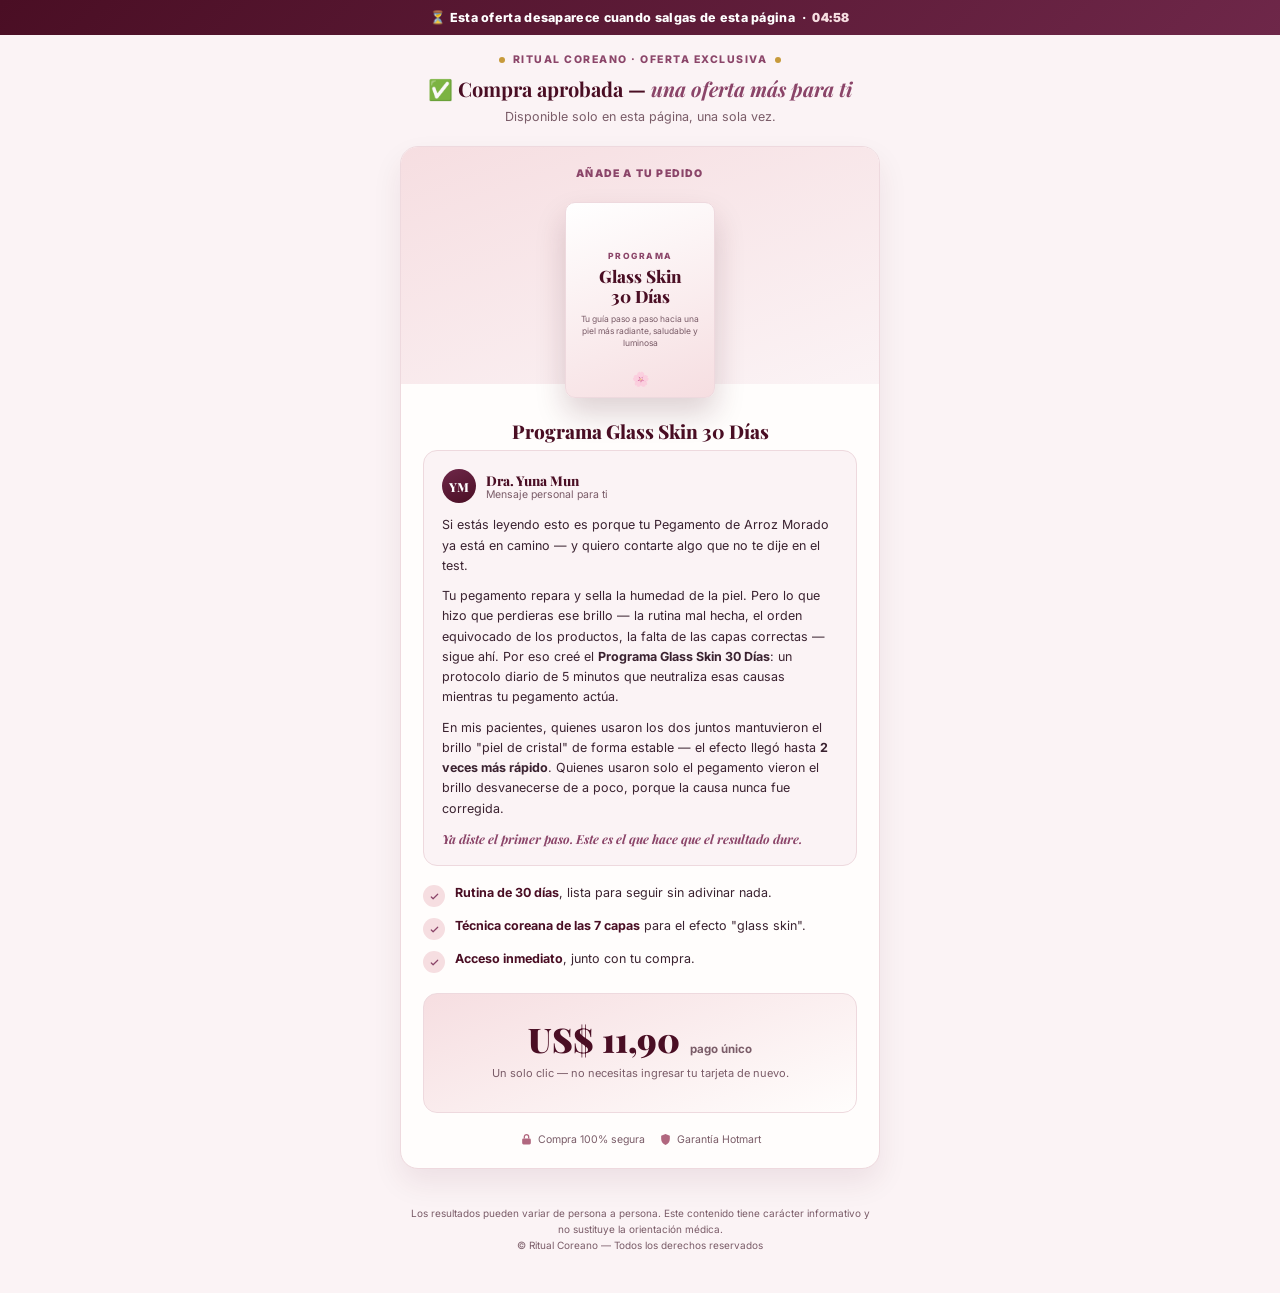
<file: up1/index.html>
<!DOCTYPE html><html lang="es"><head>
<meta charset="utf-8">
<meta name="viewport" content="width=device-width, initial-scale=1.0, maximum-scale=1.0, user-scalable=no">
<title>¡Espera! Oferta Especial — Programa Glass Skin 30 Días</title>
<meta name="robots" content="noindex">

<!-- Google tag (gtag.js) -->
<script async src="https://www.googletagmanager.com/gtag/js?id=AW-18402472165"></script>
<script>
  window.dataLayer = window.dataLayer || [];
  function gtag(){dataLayer.push(arguments);}
  gtag('js', new Date());
  gtag('config', 'AW-18402472165');
</script>

<!-- Meta Pixel -->
<script>
  !function(f,b,e,v,n,t,s){if(f.fbq)return;n=f.fbq=function(){n.callMethod?n.callMethod.apply(n,arguments):n.queue.push(arguments)};if(!f._fbq)f._fbq=n;n.push=n;n.loaded=!0;n.version='2.0';n.queue=[];t=b.createElement(e);t.async=!0;t.src=v;s=b.getElementsByTagName(e)[0];s.parentNode.insertBefore(t,s)}(window,document,'script','https://connect.facebook.net/en_US/fbevents.js');
  fbq('track', 'PageView');
</script>

<!-- Utmify UTM capture -->
<script src="https://cdn.utmify.com.br/scripts/utms/latest.js" data-utmify-prevent-subids="" async="" defer=""></script>
<!-- Utmify pixel (Glow - 777) -->
<script>
  window.pixelId = "6aab0a25499acc6d20a06991";
  (function(){
    var s = document.createElement("script");
    s.src = "https://cdn.utmify.com.br/scripts/pixel/pixel.js";
    s.async = true; s.defer = true;
    document.head.appendChild(s);
  })();
</script>

<link rel="preconnect" href="https://fonts.googleapis.com">
<link rel="preconnect" href="https://fonts.gstatic.com" crossorigin="">
<link href="https://fonts.googleapis.com/css2?family=Inter:wght@400;500;600;700;800;900&family=Playfair+Display:wght@700;800;900&display=swap" rel="stylesheet">

<style>
  :root{
    --wine-deep:#4A0E24;
    --wine:#6E2749;
    --wine-mid:#8B4569;
    --rose:#B1677F;
    --blush:#FBF3F5;
    --blush-soft:#F6DEE1;
    --cream:#FFFDFC;
    --ink:#3A2230;
    --ink-soft:#7A5C68;
    --line:#EED9DE;
    --gold:#C79A3B;
    --green:#2E9E5B;
  }
  *{box-sizing:border-box}
  body{margin:0;background:var(--blush);color:var(--ink);font-family:'Inter',sans-serif;-webkit-font-smoothing:antialiased}
  .wrap{max-width:520px;margin:0 auto;padding:0 0 40px}
  .top-bar{background:linear-gradient(135deg,var(--wine-deep),var(--wine));color:#fff;text-align:center;font-size:12.5px;font-weight:800;letter-spacing:.3px;padding:10px 16px}
  .top-bar b{color:#F6DEE1}
  header.hero{padding:18px 20px 4px;text-align:center}
  .brand{display:flex;align-items:center;justify-content:center;gap:8px;font-size:10.5px;font-weight:800;letter-spacing:1.5px;text-transform:uppercase;color:var(--wine-mid);margin-bottom:10px}
  .brand .dot{width:6px;height:6px;border-radius:50%;background:var(--gold)}
  h1{font-family:'Playfair Display',serif;font-size:20px;line-height:1.28;margin:0 0 6px;color:var(--wine-deep)}
  h1 em{font-style:italic;color:var(--wine-mid)}
  .sub{font-size:12.5px;color:var(--ink-soft);line-height:1.5;max-width:400px;margin:0 auto}

  .card{background:var(--cream);border:1.5px solid var(--line);border-radius:18px;margin:16px 20px;box-shadow:0 14px 30px rgba(74,14,36,.08);overflow:hidden}

  .offer-card{padding:0}
  .offer-top{background:linear-gradient(160deg,var(--blush-soft),var(--blush));padding:20px 20px 0;text-align:center}
  .offer-kicker{font-size:10.5px;font-weight:900;letter-spacing:1.2px;text-transform:uppercase;color:var(--wine-mid);margin-bottom:8px}
  .book-mock{width:150px;height:196px;margin:0 auto;border-radius:10px;background:linear-gradient(160deg,#fff,#F6DEE1);border:1px solid var(--line);box-shadow:0 16px 30px rgba(74,14,36,.18);display:flex;flex-direction:column;align-items:center;justify-content:center;padding:14px;position:relative;top:14px}
  .book-mock .bm-kicker{font-size:8.5px;letter-spacing:1.5px;text-transform:uppercase;color:var(--wine-mid);font-weight:800;margin-bottom:6px}
  .book-mock .bm-title{font-family:'Playfair Display',serif;font-size:17px;font-weight:800;color:var(--wine-deep);line-height:1.15;text-align:center}
  .book-mock .bm-sub{font-size:8.5px;color:var(--ink-soft);margin-top:8px;text-align:center;line-height:1.4}
  .book-mock .bm-flower{position:absolute;bottom:10px;font-size:14px;opacity:.5}

  .offer-body{padding:34px 22px 22px;text-align:center}
  .offer-name{font-family:'Playfair Display',serif;font-size:19px;font-weight:800;color:var(--wine-deep);margin:0 0 6px}
  .offer-desc{font-size:13px;color:var(--ink-soft);line-height:1.6;margin:0 0 18px}

  .doc-note{text-align:left;background:var(--blush);border:1px solid var(--line);border-radius:14px;padding:18px 18px 16px;margin:0 0 18px}
  .doc-note-head{display:flex;align-items:center;gap:10px;margin-bottom:12px}
  .doc-avatar{flex:0 0 34px;width:34px;height:34px;border-radius:50%;background:linear-gradient(155deg,var(--wine),var(--wine-deep));color:#fff;font-family:'Playfair Display',serif;font-weight:800;font-size:12.5px;display:flex;align-items:center;justify-content:center}
  .doc-name{font-family:'Playfair Display',serif;font-weight:800;font-size:13.5px;color:var(--wine-deep);line-height:1.2}
  .doc-role{font-size:10.5px;color:var(--ink-soft)}
  .doc-note p{font-size:12.5px;line-height:1.62;color:var(--ink);margin:0 0 10px}
  .doc-note p:last-child{margin-bottom:0}
  .doc-note-close{font-family:'Playfair Display',serif;font-style:italic;font-weight:700;color:var(--wine-mid)!important}

  .benefits{text-align:left;display:flex;flex-direction:column;gap:10px;margin:0 0 20px}
  .benefit{display:flex;gap:10px;align-items:flex-start}
  .benefit .ic{flex:0 0 22px;width:22px;height:22px;border-radius:50%;background:var(--blush-soft);display:flex;align-items:center;justify-content:center;margin-top:1px}
  .benefit .ic svg{width:11px;height:11px}
  .benefit .tx{font-size:12.5px;line-height:1.5;color:var(--ink)}
  .benefit .tx b{color:var(--wine-deep)}

  .price-row{display:flex;align-items:baseline;justify-content:center;gap:10px;margin:4px 0 4px}
  .price-tag{font-family:'Playfair Display',serif;font-size:34px;font-weight:900;color:var(--wine-deep)}
  .price-per{font-size:11.5px;color:var(--ink-soft);font-weight:700}
  .price-note{font-size:11px;color:var(--ink-soft);margin-bottom:18px}

  /* Espacio reservado para el widget nativo de Hotmart (botones Sí / No) */
  .hotmart-slot{margin:10px 0 20px;padding:18px 16px 14px;border-radius:14px;background:linear-gradient(160deg,var(--blush-soft),var(--cream));border:1.5px solid var(--line)}

  .trust-row{display:flex;align-items:center;justify-content:center;gap:14px;font-size:10.5px;color:var(--ink-soft);margin-top:14px;flex-wrap:wrap}
  .trust-row span{display:flex;align-items:center;gap:5px}
  .trust-row svg{width:13px;height:13px}

  .clock{font-variant-numeric:tabular-nums;font-weight:900;letter-spacing:.5px}

  footer{padding:20px 24px 0;text-align:center;font-size:10px;color:var(--ink-soft);line-height:1.6}
</style>
</head>
<body>

<div class="top-bar">⏳ Esta oferta desaparece cuando salgas de esta página &nbsp;·&nbsp; <b><span class="clock" id="clock">04:59</span></b></div>

<div class="wrap">

  <header class="hero">
    <div class="brand"><span class="dot"></span> RITUAL COREANO · OFERTA EXCLUSIVA <span class="dot"></span></div>
    <h1>✅ Compra aprobada — <em>una oferta más para ti</em></h1>
    <p class="sub">Disponible solo en esta página, una sola vez.</p>
  </header>

  <div class="card offer-card">
    <div class="offer-top">
      <div class="offer-kicker">Añade a tu pedido</div>
      <div class="book-mock">
        <div class="bm-kicker">Programa</div>
        <div class="bm-title">Glass Skin<br>30 Días</div>
        <div class="bm-sub">Tu guía paso a paso hacia una piel más radiante, saludable y luminosa</div>
        <div class="bm-flower">🌸</div>
      </div>
    </div>
    <div class="offer-body">
      <h2 class="offer-name">Programa Glass Skin 30 Días</h2>

      <div class="doc-note">
        <div class="doc-note-head">
          <div class="doc-avatar">YM</div>
          <div>
            <div class="doc-name">Dra. Yuna Mun</div>
            <div class="doc-role">Mensaje personal para ti</div>
          </div>
        </div>
        <p>Si estás leyendo esto es porque tu Pegamento de Arroz Morado ya está en camino — y quiero contarte algo que no te dije en el test.</p>
        <p>Tu pegamento repara y sella la humedad de la piel. Pero lo que hizo que perdieras ese brillo — la rutina mal hecha, el orden equivocado de los productos, la falta de las capas correctas — sigue ahí. Por eso creé el <b>Programa Glass Skin 30 Días</b>: un protocolo diario de 5 minutos que neutraliza esas causas mientras tu pegamento actúa.</p>
        <p>En mis pacientes, quienes usaron los dos juntos mantuvieron el brillo "piel de cristal" de forma estable — el efecto llegó hasta <b>2 veces más rápido</b>. Quienes usaron solo el pegamento vieron el brillo desvanecerse de a poco, porque la causa nunca fue corregida.</p>
        <p class="doc-note-close">Ya diste el primer paso. Este es el que hace que el resultado dure.</p>
      </div>

      <div class="benefits">
        <div class="benefit">
          <span class="ic"><svg viewBox="0 0 24 24" fill="none"><path d="M5 13l4 4L19 7" stroke="#8B4569" stroke-width="2.6" stroke-linecap="round" stroke-linejoin="round"></path></svg></span>
          <span class="tx"><b>Rutina de 30 días</b>, lista para seguir sin adivinar nada.</span>
        </div>
        <div class="benefit">
          <span class="ic"><svg viewBox="0 0 24 24" fill="none"><path d="M5 13l4 4L19 7" stroke="#8B4569" stroke-width="2.6" stroke-linecap="round" stroke-linejoin="round"></path></svg></span>
          <span class="tx"><b>Técnica coreana de las 7 capas</b> para el efecto "glass skin".</span>
        </div>
        <div class="benefit">
          <span class="ic"><svg viewBox="0 0 24 24" fill="none"><path d="M5 13l4 4L19 7" stroke="#8B4569" stroke-width="2.6" stroke-linecap="round" stroke-linejoin="round"></path></svg></span>
          <span class="tx"><b>Acceso inmediato</b>, junto con tu compra.</span>
        </div>
      </div>

      <!-- ============================================================
           HOTMART — Sales Funnel Widget
           Este bloque es fijo/oficial de la Hotmart: renderiza los
           botones "Sí, quiero" / "No, gracias" y procesa el cobro
           one-click con la tarjeta ya usada en la compra principal.
           No editar el contenido de este bloque — solo el contenedor
           .hotmart-slot alrededor puede cambiar de estilo.
           ============================================================ -->
      <div class="hotmart-slot">
        <div class="price-row">
          <span class="price-tag">US$ 11,90</span>
          <span class="price-per">pago único</span>
        </div>
        <div class="price-note">Un solo clic — no necesitas ingresar tu tarjeta de nuevo.</div>
        <div id="hotmart-sales-funnel"></div>
        <script src="https://checkout.hotmart.com/lib/hotmart-checkout-elements.js"></script>
        <script>
          checkoutElements.init('salesFunnel').mount('#hotmart-sales-funnel')
        </script>
      </div>

      <div class="trust-row">
        <span><svg viewBox="0 0 24 24" fill="none"><rect x="4" y="10" width="16" height="11" rx="2.5" fill="#B1677F"></rect><path d="M8 10V7a4 4 0 118 0v3" stroke="#B1677F" stroke-width="2.4" fill="none"></path></svg> Compra 100% segura</span>
        <span><svg viewBox="0 0 24 24" fill="none"><path d="M12 2l8 3v6c0 5-3.4 9.4-8 11-4.6-1.6-8-6-8-11V5l8-3z" fill="#B1677F"></path></svg> Garantía Hotmart</span>
      </div>
    </div>
  </div>

  <footer>
    Los resultados pueden variar de persona a persona. Este contenido tiene carácter informativo y no sustituye la orientación médica.<br>
    © Ritual Coreano — Todos los derechos reservados
  </footer>

</div>

<script>
  // Cuenta regresiva puramente visual (urgencia) — no bloquea ni oculta la oferta al llegar a cero.
  (function(){
    var total = 5*60 - 1;
    var el = document.getElementById('clock');
    var t = setInterval(function(){
      total = Math.max(0, total - 1);
      var m = Math.floor(total/60), s = total%60;
      el.textContent = String(m).padStart(2,'0') + ':' + String(s).padStart(2,'0');
      if (total <= 0) clearInterval(t);
    }, 1000);
  })();
</script>

</body></html>
</file>
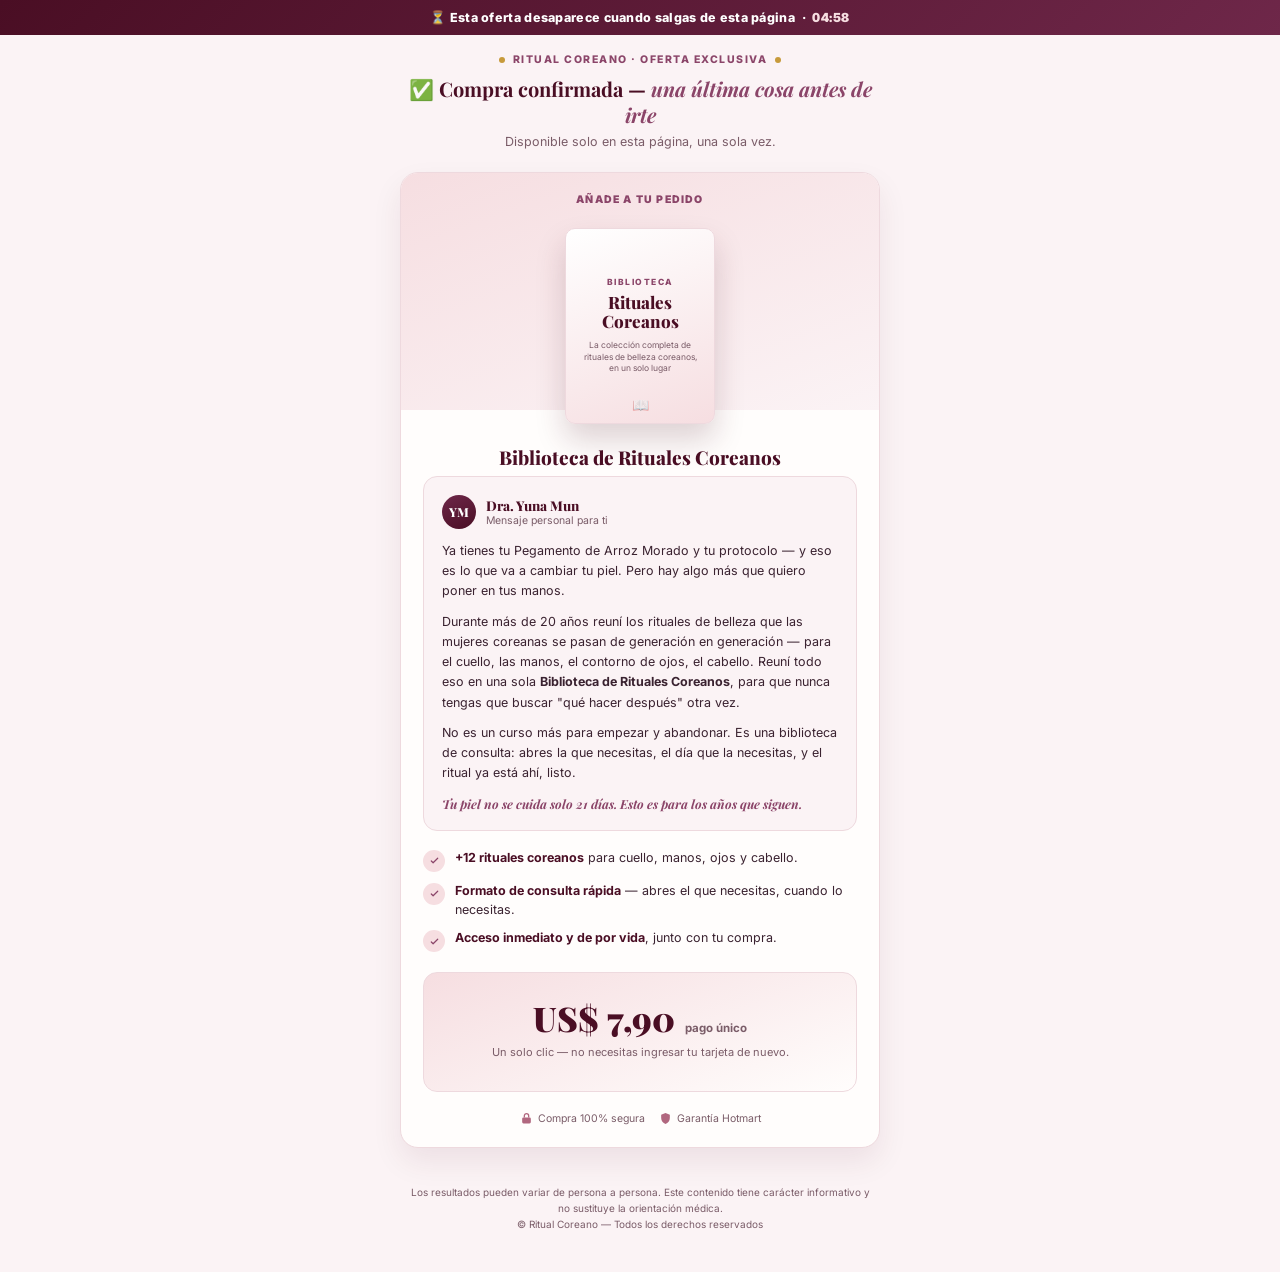
<file: up2/index.html>
<!DOCTYPE html><html lang="es"><head>
<meta charset="utf-8">
<meta name="viewport" content="width=device-width, initial-scale=1.0, maximum-scale=1.0, user-scalable=no">
<title>¡Espera! Oferta Especial — Biblioteca de Rituales Coreanos</title>
<meta name="robots" content="noindex">

<!-- Google tag (gtag.js) -->
<script async src="https://www.googletagmanager.com/gtag/js?id=AW-18402472165"></script>
<script>
  window.dataLayer = window.dataLayer || [];
  function gtag(){dataLayer.push(arguments);}
  gtag('js', new Date());
  gtag('config', 'AW-18402472165');
</script>

<!-- Meta Pixel -->
<script>
  !function(f,b,e,v,n,t,s){if(f.fbq)return;n=f.fbq=function(){n.callMethod?n.callMethod.apply(n,arguments):n.queue.push(arguments)};if(!f._fbq)f._fbq=n;n.push=n;n.loaded=!0;n.version='2.0';n.queue=[];t=b.createElement(e);t.async=!0;t.src=v;s=b.getElementsByTagName(e)[0];s.parentNode.insertBefore(t,s)}(window,document,'script','https://connect.facebook.net/en_US/fbevents.js');
  fbq('track', 'PageView');
</script>

<!-- Utmify UTM capture -->
<script src="https://cdn.utmify.com.br/scripts/utms/latest.js" data-utmify-prevent-subids="" async="" defer=""></script>
<!-- Utmify pixel (Glow - 777) -->
<script>
  window.pixelId = "6aab0a25499acc6d20a06991";
  (function(){
    var s = document.createElement("script");
    s.src = "https://cdn.utmify.com.br/scripts/pixel/pixel.js";
    s.async = true; s.defer = true;
    document.head.appendChild(s);
  })();
</script>

<link rel="preconnect" href="https://fonts.googleapis.com">
<link rel="preconnect" href="https://fonts.gstatic.com" crossorigin="">
<link href="https://fonts.googleapis.com/css2?family=Inter:wght@400;500;600;700;800;900&family=Playfair+Display:wght@700;800;900&display=swap" rel="stylesheet">

<style>
  :root{
    --wine-deep:#4A0E24;
    --wine:#6E2749;
    --wine-mid:#8B4569;
    --rose:#B1677F;
    --blush:#FBF3F5;
    --blush-soft:#F6DEE1;
    --cream:#FFFDFC;
    --ink:#3A2230;
    --ink-soft:#7A5C68;
    --line:#EED9DE;
    --gold:#C79A3B;
    --green:#2E9E5B;
  }
  *{box-sizing:border-box}
  body{margin:0;background:var(--blush);color:var(--ink);font-family:'Inter',sans-serif;-webkit-font-smoothing:antialiased}
  .wrap{max-width:520px;margin:0 auto;padding:0 0 40px}
  .top-bar{background:linear-gradient(135deg,var(--wine-deep),var(--wine));color:#fff;text-align:center;font-size:12.5px;font-weight:800;letter-spacing:.3px;padding:10px 16px}
  .top-bar b{color:#F6DEE1}
  header.hero{padding:18px 20px 4px;text-align:center}
  .brand{display:flex;align-items:center;justify-content:center;gap:8px;font-size:10.5px;font-weight:800;letter-spacing:1.5px;text-transform:uppercase;color:var(--wine-mid);margin-bottom:10px}
  .brand .dot{width:6px;height:6px;border-radius:50%;background:var(--gold)}
  h1{font-family:'Playfair Display',serif;font-size:20px;line-height:1.28;margin:0 0 6px;color:var(--wine-deep)}
  h1 em{font-style:italic;color:var(--wine-mid)}
  .sub{font-size:12.5px;color:var(--ink-soft);line-height:1.5;max-width:400px;margin:0 auto}

  .card{background:var(--cream);border:1.5px solid var(--line);border-radius:18px;margin:16px 20px;box-shadow:0 14px 30px rgba(74,14,36,.08);overflow:hidden}

  .offer-card{padding:0}
  .offer-top{background:linear-gradient(160deg,var(--blush-soft),var(--blush));padding:20px 20px 0;text-align:center}
  .offer-kicker{font-size:10.5px;font-weight:900;letter-spacing:1.2px;text-transform:uppercase;color:var(--wine-mid);margin-bottom:8px}
  .book-mock{width:150px;height:196px;margin:0 auto;border-radius:10px;background:linear-gradient(160deg,#fff,#F6DEE1);border:1px solid var(--line);box-shadow:0 16px 30px rgba(74,14,36,.18);display:flex;flex-direction:column;align-items:center;justify-content:center;padding:14px;position:relative;top:14px}
  .book-mock .bm-kicker{font-size:8.5px;letter-spacing:1.5px;text-transform:uppercase;color:var(--wine-mid);font-weight:800;margin-bottom:6px}
  .book-mock .bm-title{font-family:'Playfair Display',serif;font-size:17px;font-weight:800;color:var(--wine-deep);line-height:1.15;text-align:center}
  .book-mock .bm-sub{font-size:8.5px;color:var(--ink-soft);margin-top:8px;text-align:center;line-height:1.4}
  .book-mock .bm-flower{position:absolute;bottom:10px;font-size:14px;opacity:.5}

  .offer-body{padding:34px 22px 22px;text-align:center}
  .offer-name{font-family:'Playfair Display',serif;font-size:19px;font-weight:800;color:var(--wine-deep);margin:0 0 6px}
  .offer-desc{font-size:13px;color:var(--ink-soft);line-height:1.6;margin:0 0 18px}

  .doc-note{text-align:left;background:var(--blush);border:1px solid var(--line);border-radius:14px;padding:18px 18px 16px;margin:0 0 18px}
  .doc-note-head{display:flex;align-items:center;gap:10px;margin-bottom:12px}
  .doc-avatar{flex:0 0 34px;width:34px;height:34px;border-radius:50%;background:linear-gradient(155deg,var(--wine),var(--wine-deep));color:#fff;font-family:'Playfair Display',serif;font-weight:800;font-size:12.5px;display:flex;align-items:center;justify-content:center}
  .doc-name{font-family:'Playfair Display',serif;font-weight:800;font-size:13.5px;color:var(--wine-deep);line-height:1.2}
  .doc-role{font-size:10.5px;color:var(--ink-soft)}
  .doc-note p{font-size:12.5px;line-height:1.62;color:var(--ink);margin:0 0 10px}
  .doc-note p:last-child{margin-bottom:0}
  .doc-note-close{font-family:'Playfair Display',serif;font-style:italic;font-weight:700;color:var(--wine-mid)!important}

  .benefits{text-align:left;display:flex;flex-direction:column;gap:10px;margin:0 0 20px}
  .benefit{display:flex;gap:10px;align-items:flex-start}
  .benefit .ic{flex:0 0 22px;width:22px;height:22px;border-radius:50%;background:var(--blush-soft);display:flex;align-items:center;justify-content:center;margin-top:1px}
  .benefit .ic svg{width:11px;height:11px}
  .benefit .tx{font-size:12.5px;line-height:1.5;color:var(--ink)}
  .benefit .tx b{color:var(--wine-deep)}

  .price-row{display:flex;align-items:baseline;justify-content:center;gap:10px;margin:4px 0 4px}
  .price-tag{font-family:'Playfair Display',serif;font-size:34px;font-weight:900;color:var(--wine-deep)}
  .price-per{font-size:11.5px;color:var(--ink-soft);font-weight:700}
  .price-note{font-size:11px;color:var(--ink-soft);margin-bottom:18px}

  /* Espacio reservado para el widget nativo de Hotmart (botones Sí / No) */
  .hotmart-slot{margin:10px 0 20px;padding:18px 16px 14px;border-radius:14px;background:linear-gradient(160deg,var(--blush-soft),var(--cream));border:1.5px solid var(--line)}

  .trust-row{display:flex;align-items:center;justify-content:center;gap:14px;font-size:10.5px;color:var(--ink-soft);margin-top:14px;flex-wrap:wrap}
  .trust-row span{display:flex;align-items:center;gap:5px}
  .trust-row svg{width:13px;height:13px}

  .clock{font-variant-numeric:tabular-nums;font-weight:900;letter-spacing:.5px}

  footer{padding:20px 24px 0;text-align:center;font-size:10px;color:var(--ink-soft);line-height:1.6}
</style>
</head>
<body>

<div class="top-bar">⏳ Esta oferta desaparece cuando salgas de esta página &nbsp;·&nbsp; <b><span class="clock" id="clock">04:59</span></b></div>

<div class="wrap">

  <header class="hero">
    <div class="brand"><span class="dot"></span> RITUAL COREANO · OFERTA EXCLUSIVA <span class="dot"></span></div>
    <h1>✅ Compra confirmada — <em>una última cosa antes de irte</em></h1>
    <p class="sub">Disponible solo en esta página, una sola vez.</p>
  </header>

  <div class="card offer-card">
    <div class="offer-top">
      <div class="offer-kicker">Añade a tu pedido</div>
      <div class="book-mock">
        <div class="bm-kicker">Biblioteca</div>
        <div class="bm-title">Rituales<br>Coreanos</div>
        <div class="bm-sub">La colección completa de rituales de belleza coreanos, en un solo lugar</div>
        <div class="bm-flower">📖</div>
      </div>
    </div>
    <div class="offer-body">
      <h2 class="offer-name">Biblioteca de Rituales Coreanos</h2>

      <div class="doc-note">
        <div class="doc-note-head">
          <div class="doc-avatar">YM</div>
          <div>
            <div class="doc-name">Dra. Yuna Mun</div>
            <div class="doc-role">Mensaje personal para ti</div>
          </div>
        </div>
        <p>Ya tienes tu Pegamento de Arroz Morado y tu protocolo — y eso es lo que va a cambiar tu piel. Pero hay algo más que quiero poner en tus manos.</p>
        <p>Durante más de 20 años reuní los rituales de belleza que las mujeres coreanas se pasan de generación en generación — para el cuello, las manos, el contorno de ojos, el cabello. Reuní todo eso en una sola <b>Biblioteca de Rituales Coreanos</b>, para que nunca tengas que buscar "qué hacer después" otra vez.</p>
        <p>No es un curso más para empezar y abandonar. Es una biblioteca de consulta: abres la que necesitas, el día que la necesitas, y el ritual ya está ahí, listo.</p>
        <p class="doc-note-close">Tu piel no se cuida solo 21 días. Esto es para los años que siguen.</p>
      </div>

      <div class="benefits">
        <div class="benefit">
          <span class="ic"><svg viewBox="0 0 24 24" fill="none"><path d="M5 13l4 4L19 7" stroke="#8B4569" stroke-width="2.6" stroke-linecap="round" stroke-linejoin="round"></path></svg></span>
          <span class="tx"><b>+12 rituales coreanos</b> para cuello, manos, ojos y cabello.</span>
        </div>
        <div class="benefit">
          <span class="ic"><svg viewBox="0 0 24 24" fill="none"><path d="M5 13l4 4L19 7" stroke="#8B4569" stroke-width="2.6" stroke-linecap="round" stroke-linejoin="round"></path></svg></span>
          <span class="tx"><b>Formato de consulta rápida</b> — abres el que necesitas, cuando lo necesitas.</span>
        </div>
        <div class="benefit">
          <span class="ic"><svg viewBox="0 0 24 24" fill="none"><path d="M5 13l4 4L19 7" stroke="#8B4569" stroke-width="2.6" stroke-linecap="round" stroke-linejoin="round"></path></svg></span>
          <span class="tx"><b>Acceso inmediato y de por vida</b>, junto con tu compra.</span>
        </div>
      </div>

      <!-- ============================================================
           HOTMART — Sales Funnel Widget
           Este bloque es fijo/oficial de la Hotmart: renderiza los
           botones "Sí, quiero" / "No, gracias" y procesa el cobro
           one-click con la tarjeta ya usada en la compra principal.
           No editar el contenido de este bloque — solo el contenedor
           .hotmart-slot alrededor puede cambiar de estilo.
           ============================================================ -->
      <div class="hotmart-slot">
        <div class="price-row">
          <span class="price-tag">US$ 7,90</span>
          <span class="price-per">pago único</span>
        </div>
        <div class="price-note">Un solo clic — no necesitas ingresar tu tarjeta de nuevo.</div>
        <div id="hotmart-sales-funnel"></div>
        <script src="https://checkout.hotmart.com/lib/hotmart-checkout-elements.js"></script>
        <script>
          checkoutElements.init('salesFunnel').mount('#hotmart-sales-funnel')
        </script>
      </div>

      <div class="trust-row">
        <span><svg viewBox="0 0 24 24" fill="none"><rect x="4" y="10" width="16" height="11" rx="2.5" fill="#B1677F"></rect><path d="M8 10V7a4 4 0 118 0v3" stroke="#B1677F" stroke-width="2.4" fill="none"></path></svg> Compra 100% segura</span>
        <span><svg viewBox="0 0 24 24" fill="none"><path d="M12 2l8 3v6c0 5-3.4 9.4-8 11-4.6-1.6-8-6-8-11V5l8-3z" fill="#B1677F"></path></svg> Garantía Hotmart</span>
      </div>
    </div>
  </div>

  <footer>
    Los resultados pueden variar de persona a persona. Este contenido tiene carácter informativo y no sustituye la orientación médica.<br>
    © Ritual Coreano — Todos los derechos reservados
  </footer>

</div>

<script>
  // Cuenta regresiva puramente visual (urgencia) — no bloquea ni oculta la oferta al llegar a cero.
  (function(){
    var total = 5*60 - 1;
    var el = document.getElementById('clock');
    var t = setInterval(function(){
      total = Math.max(0, total - 1);
      var m = Math.floor(total/60), s = total%60;
      el.textContent = String(m).padStart(2,'0') + ':' + String(s).padStart(2,'0');
      if (total <= 0) clearInterval(t);
    }, 1000);
  })();
</script>

</body></html>
</file>
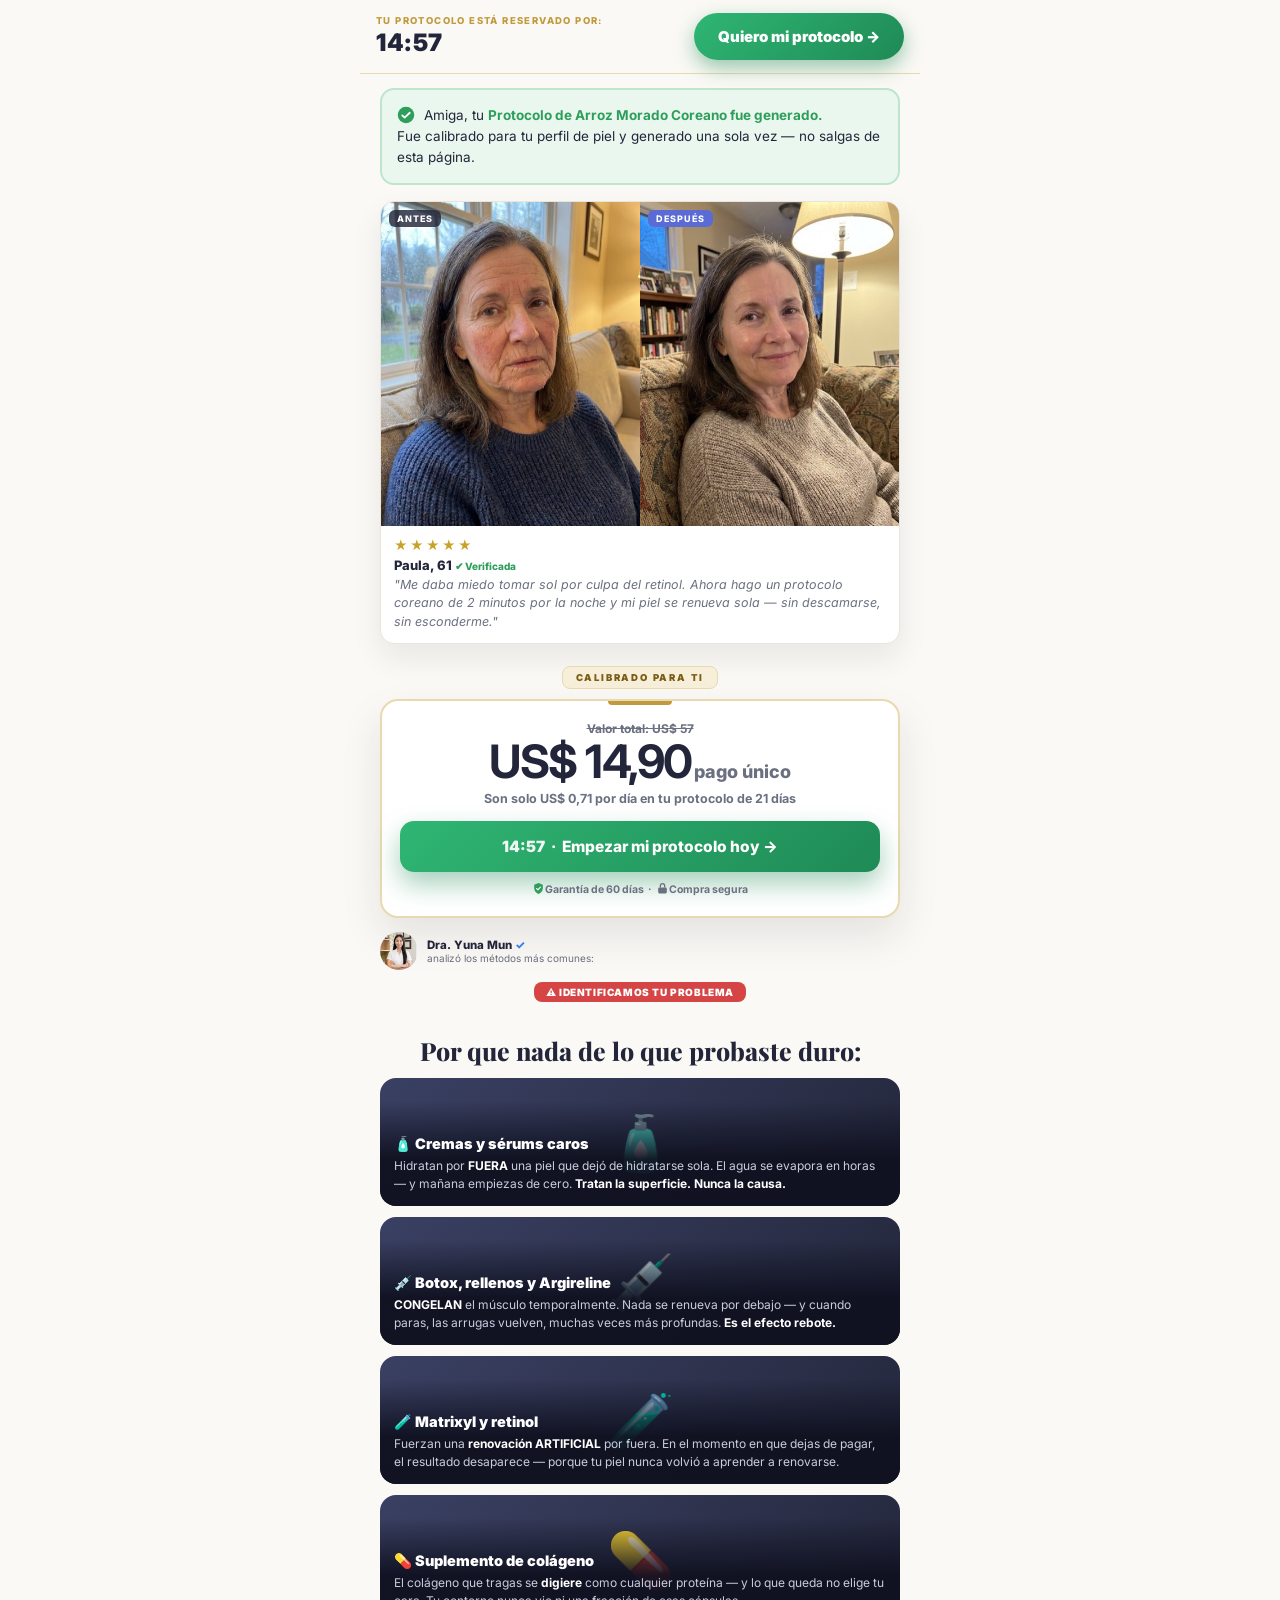
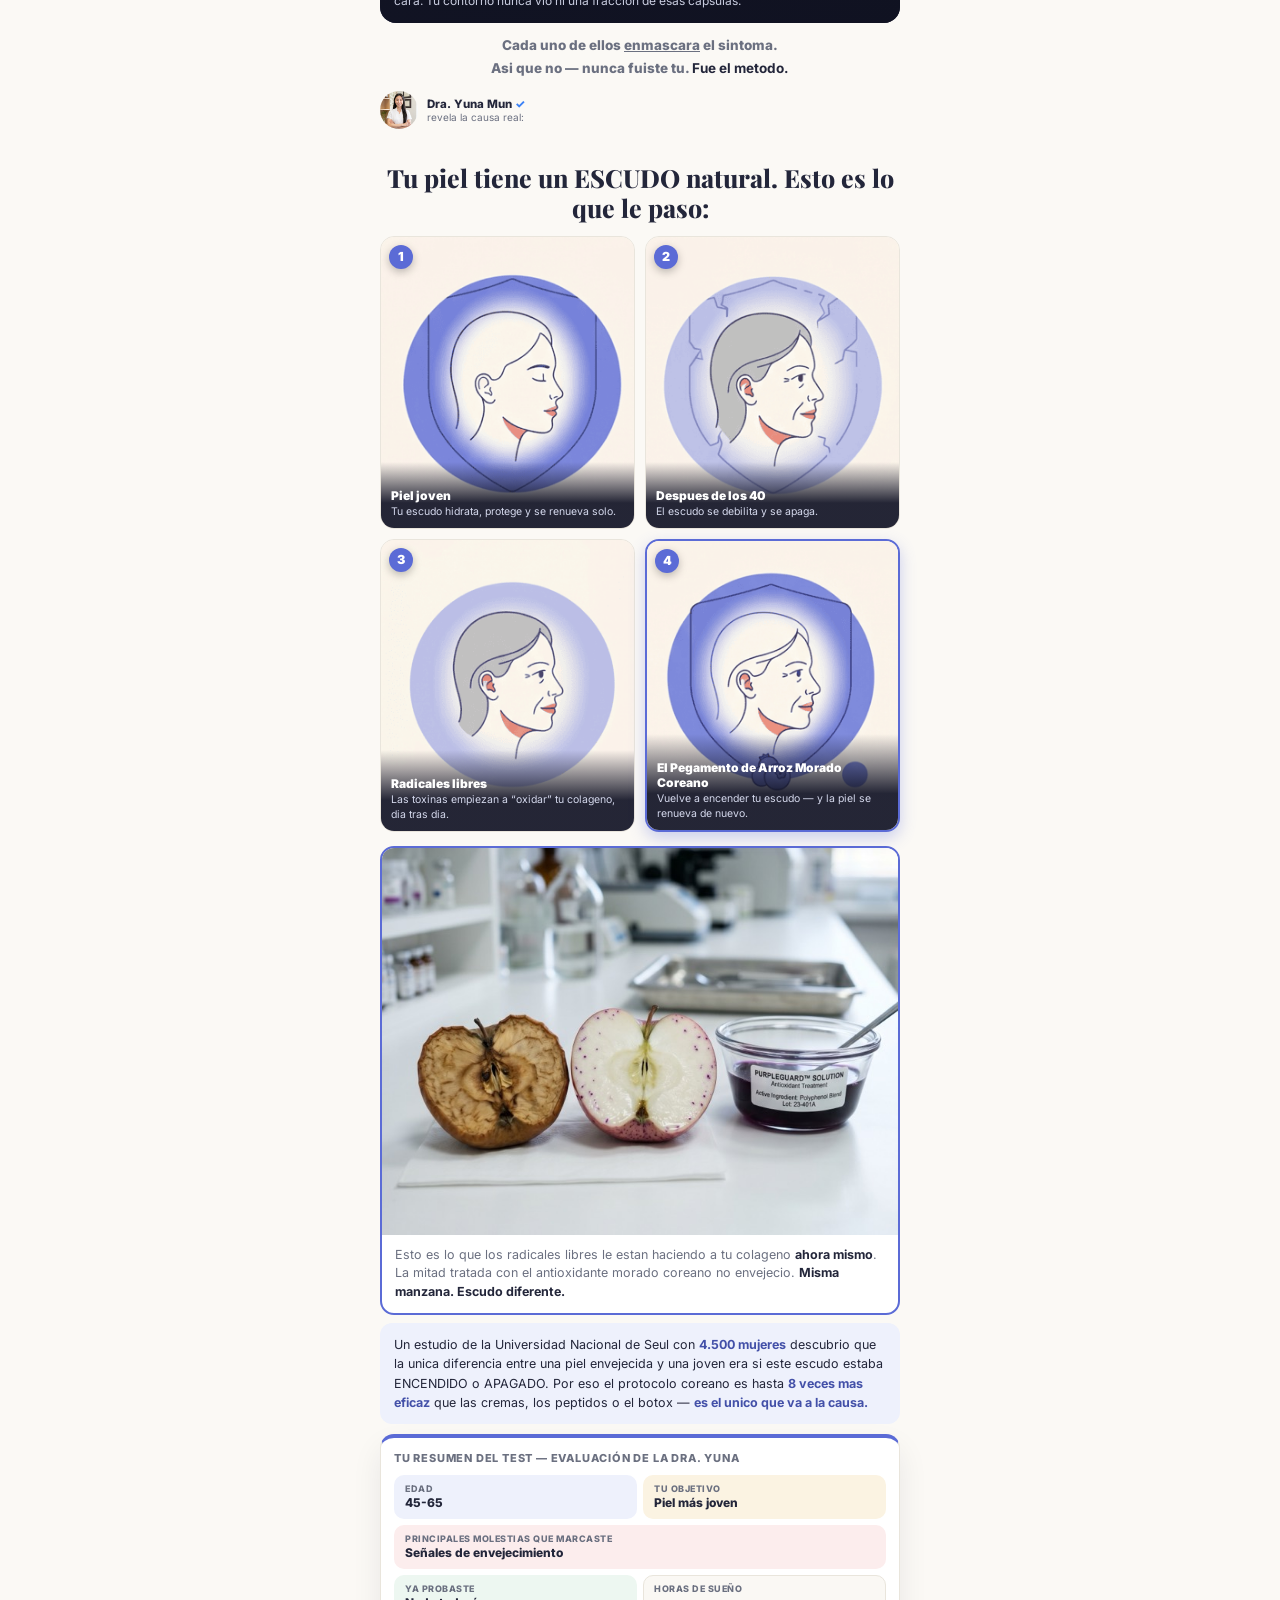
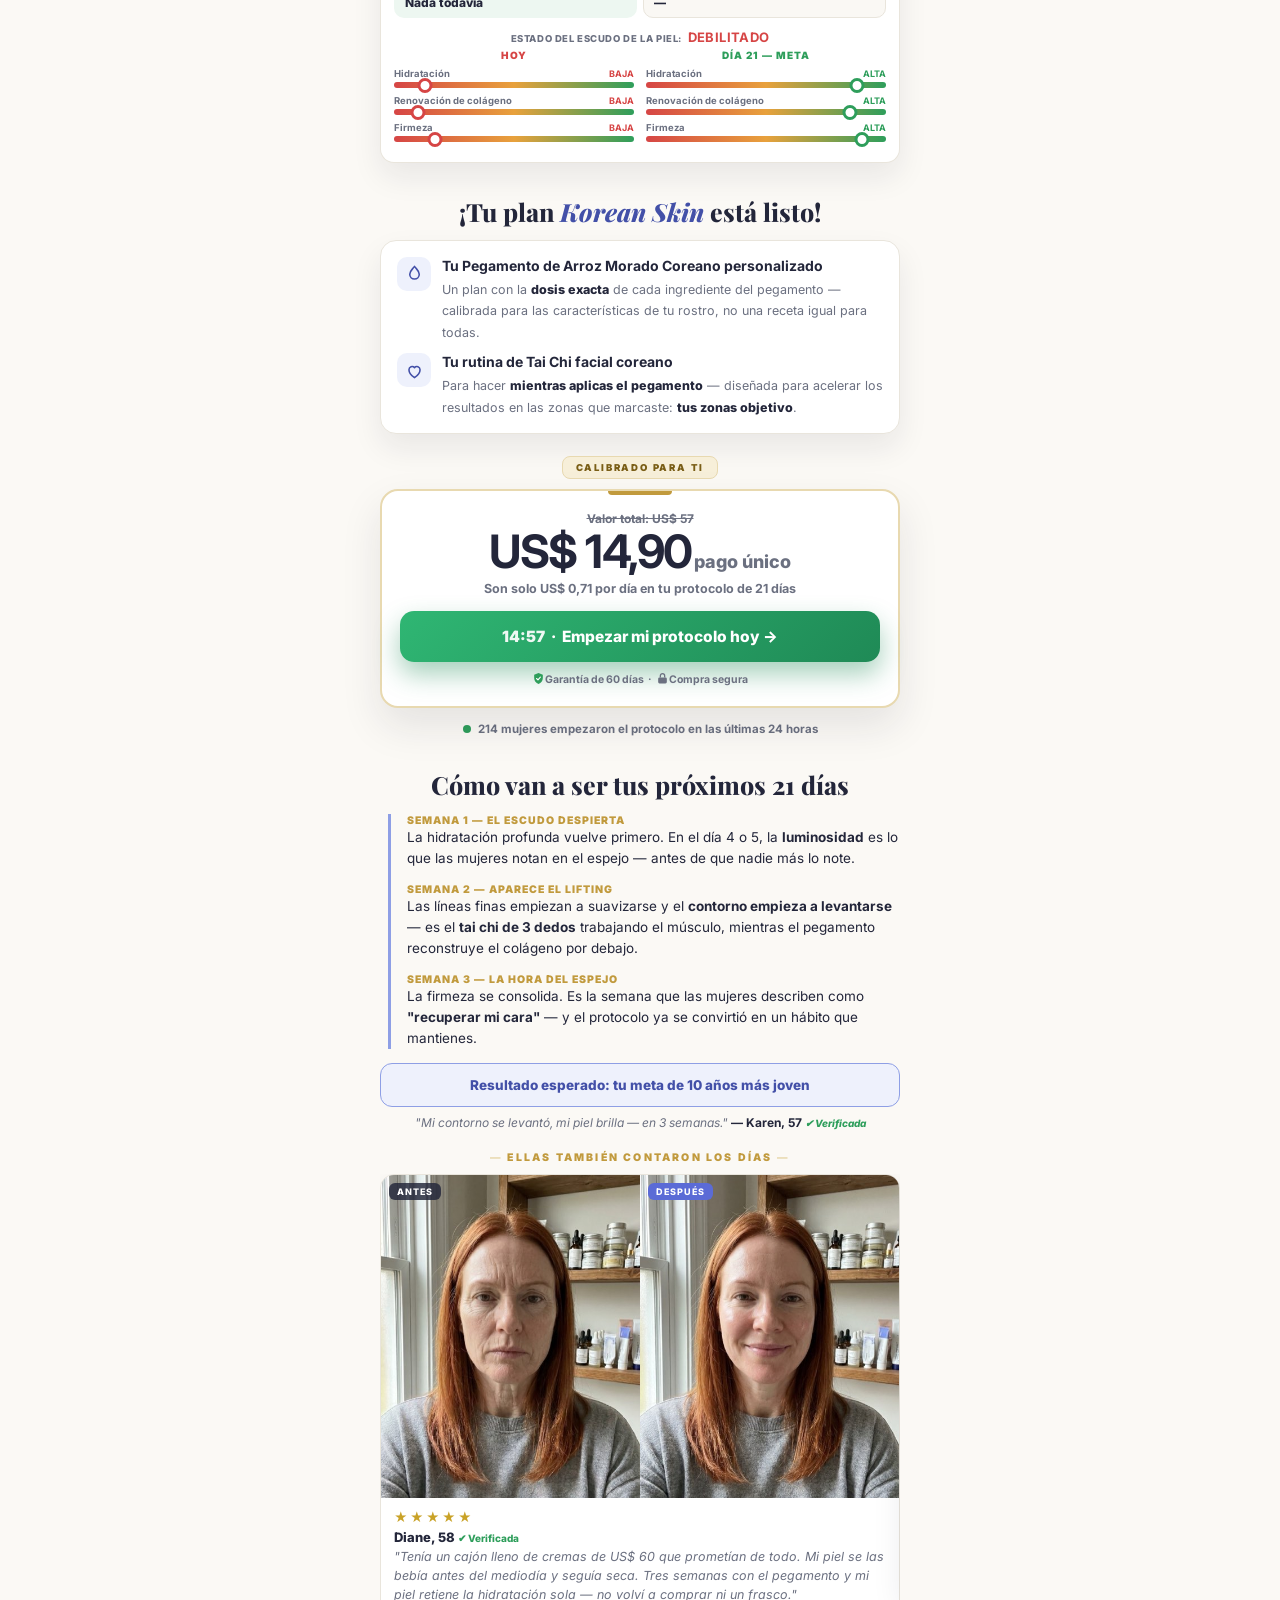
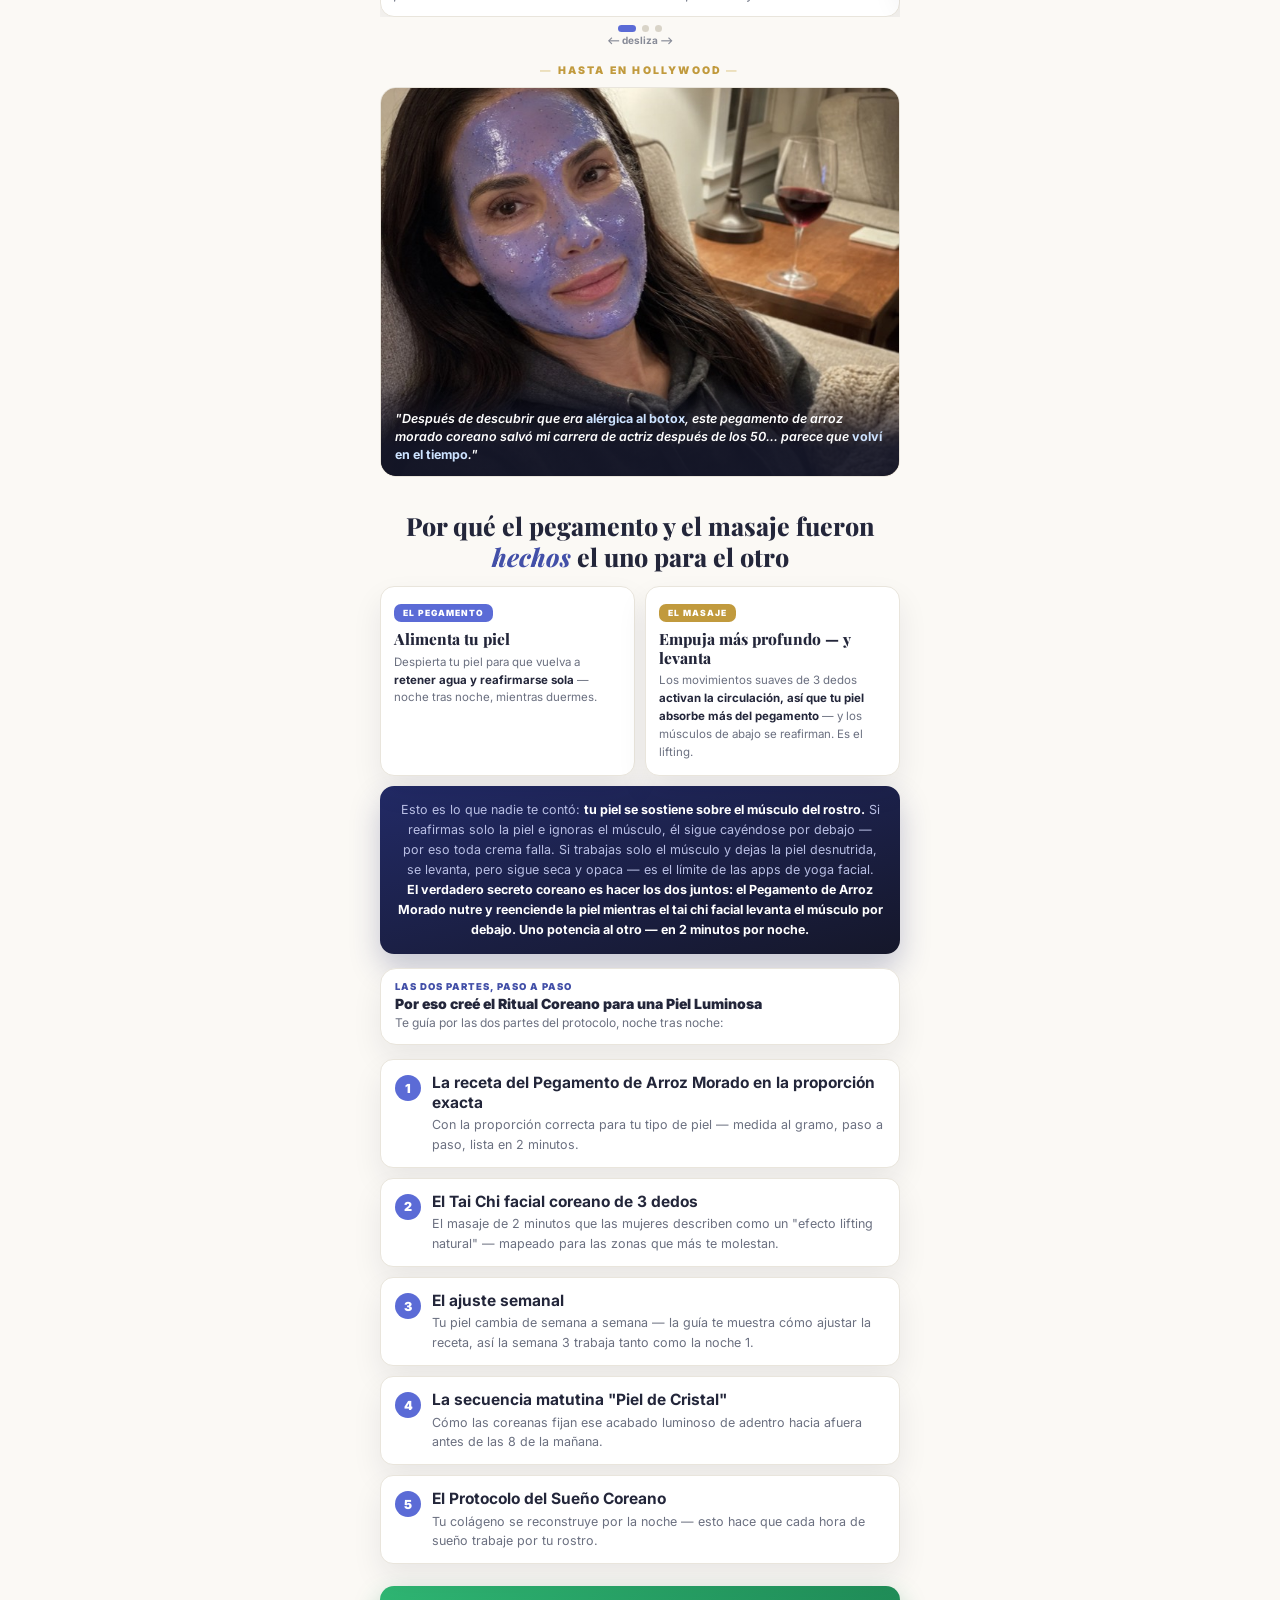
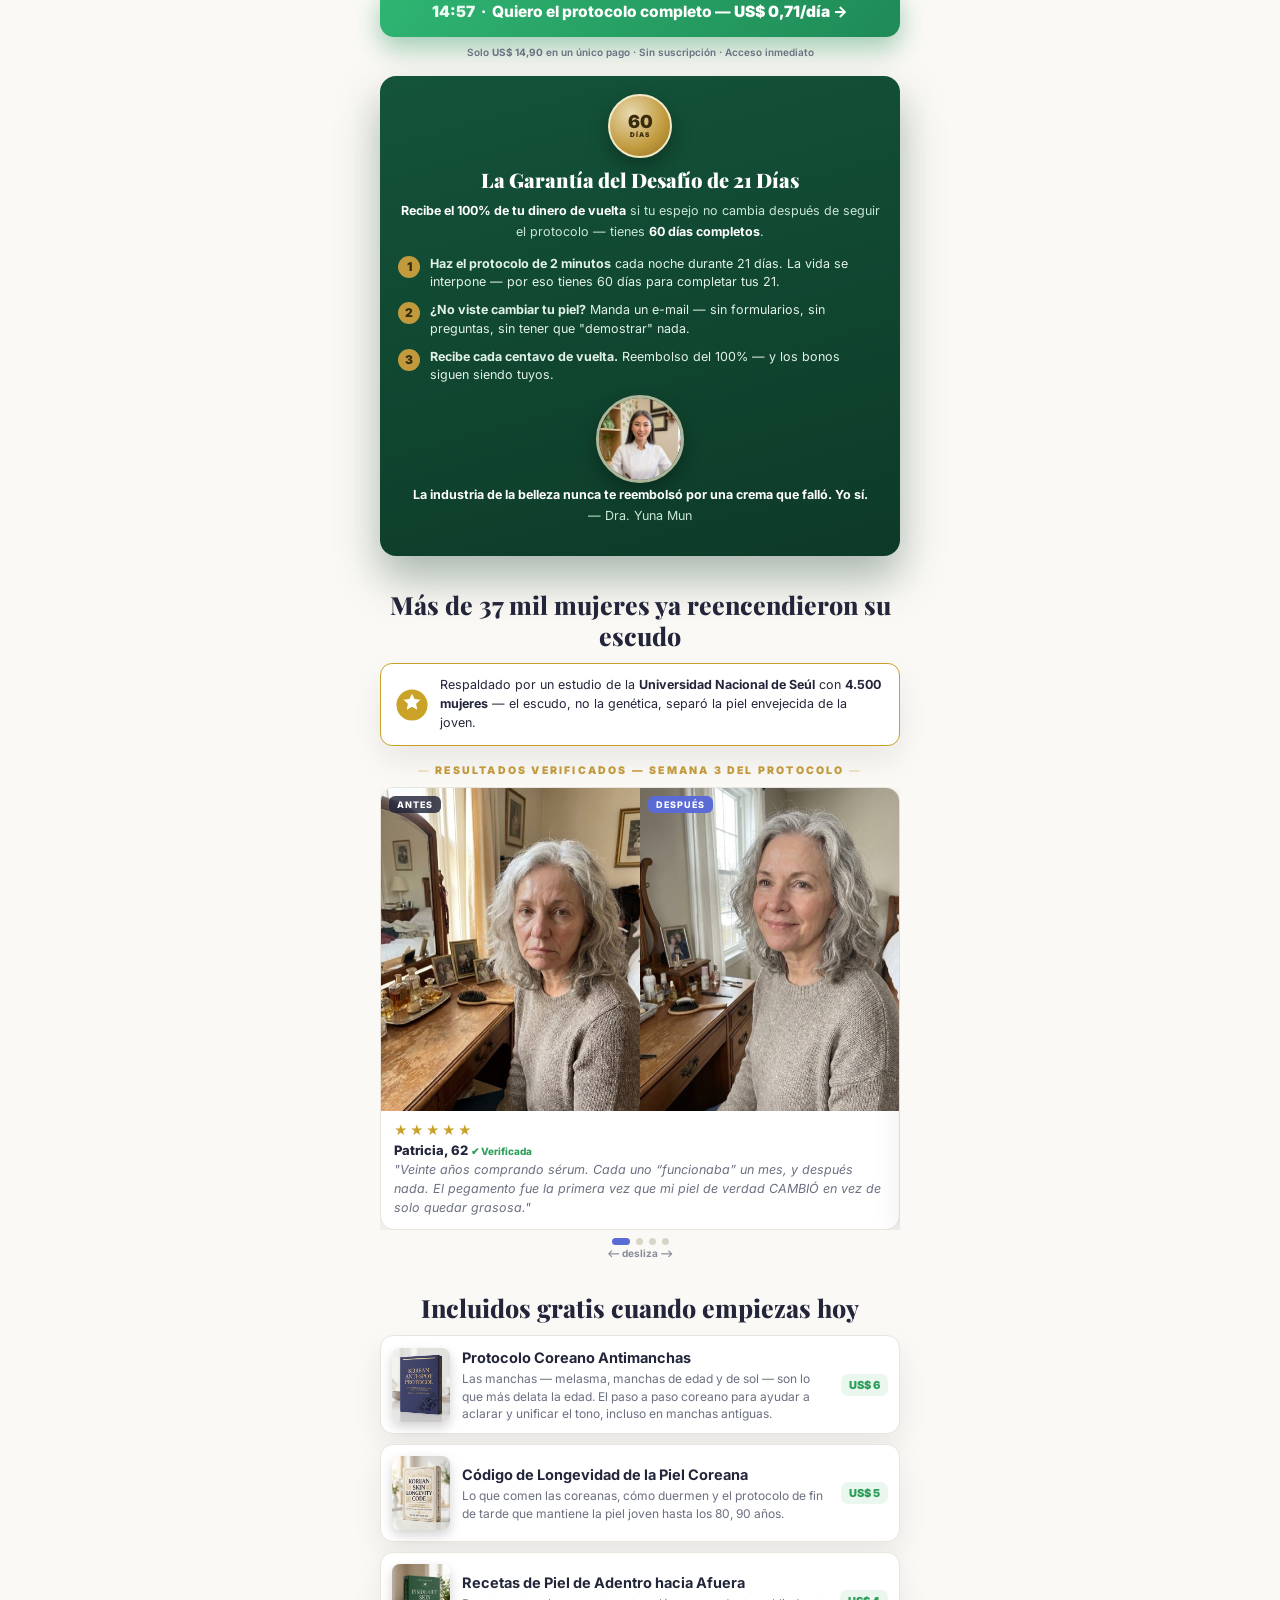
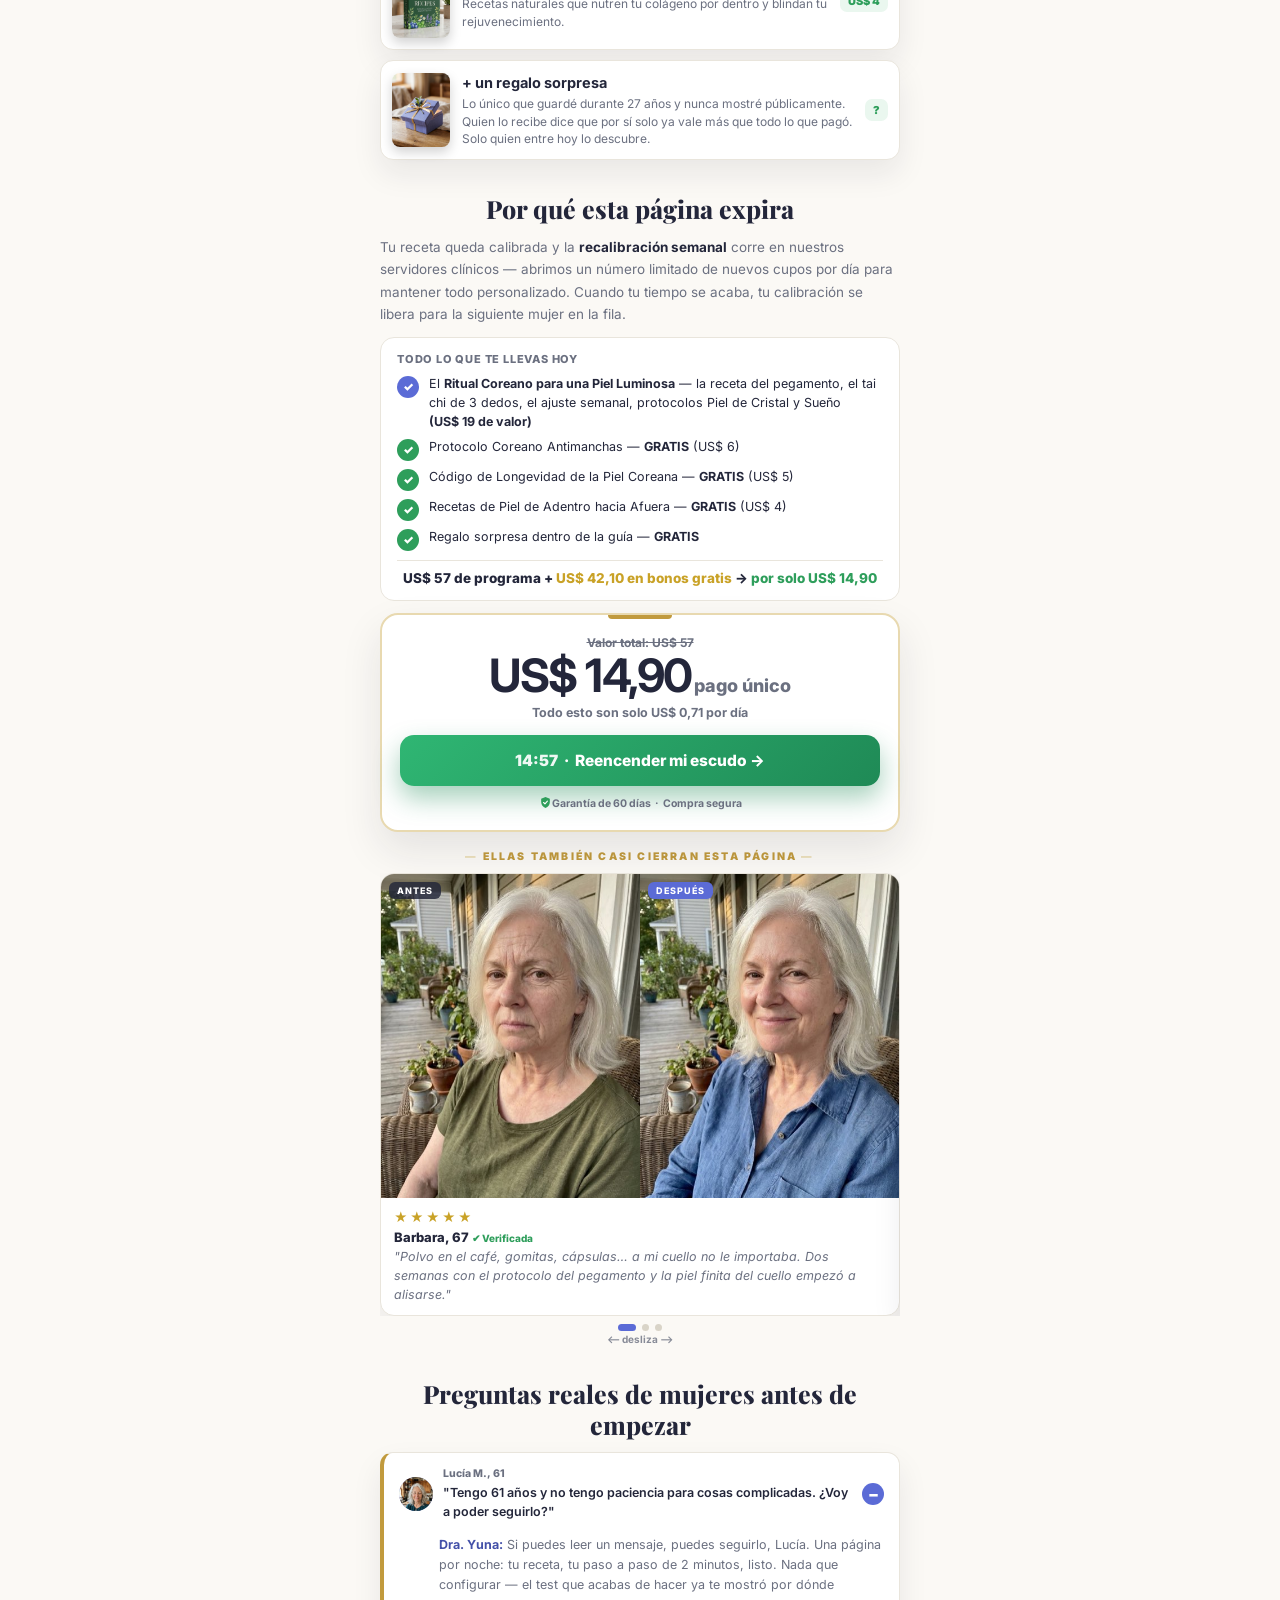
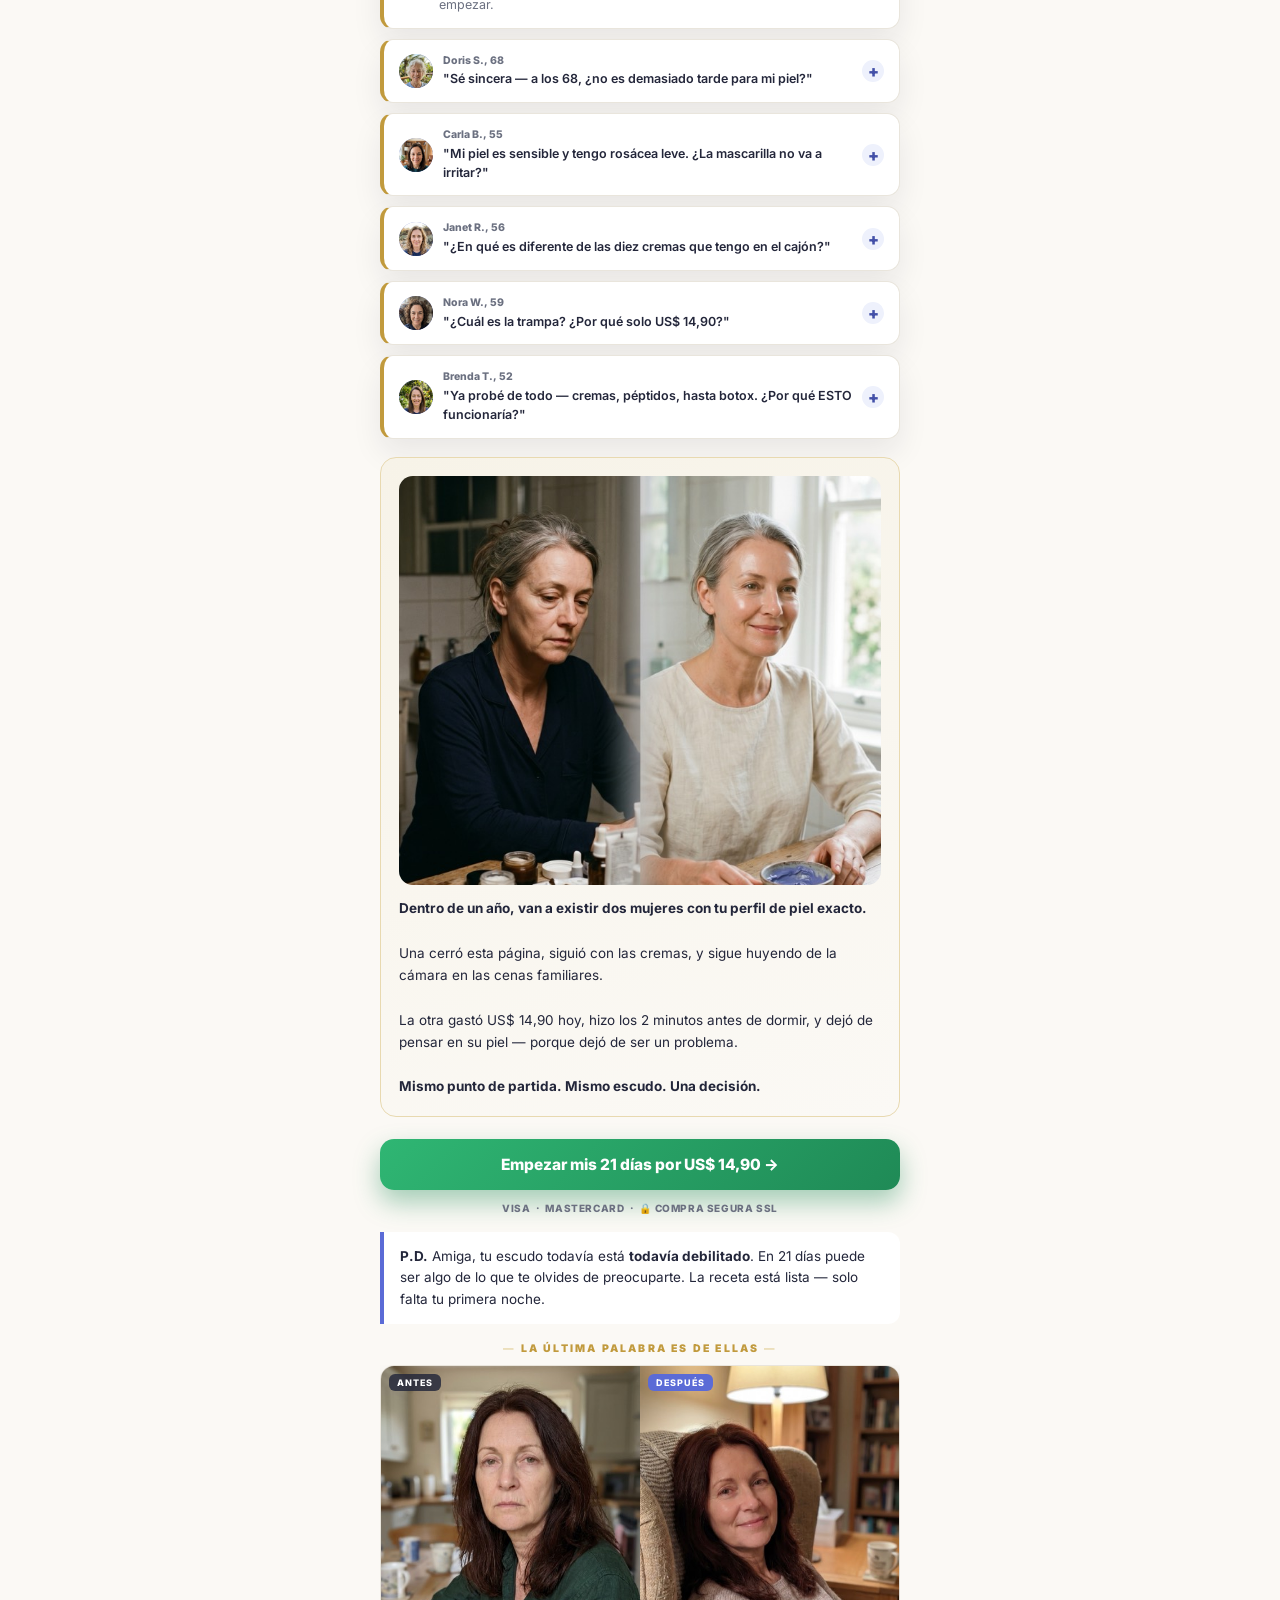
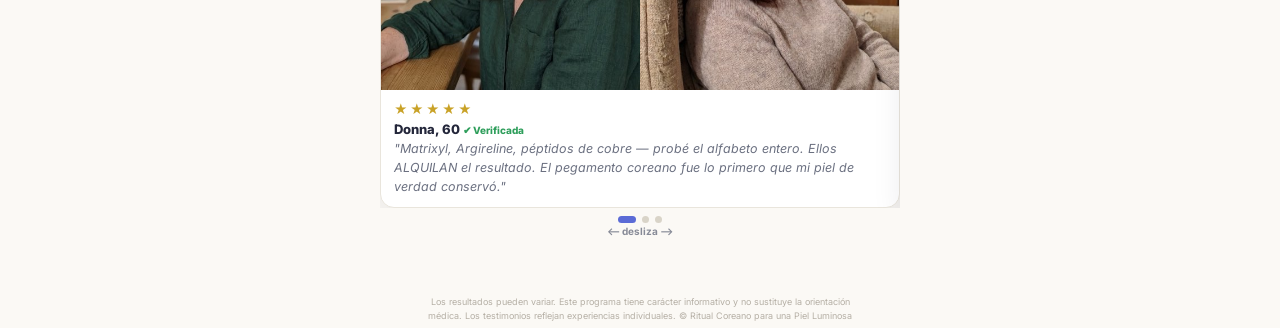
<file: c1/results.html>
<!DOCTYPE html><html lang="es"><head>
<meta charset="utf-8">
<meta name="viewport" content="width=device-width, initial-scale=1.0">
<title>Tu Protocolo de Arroz Morado Coreano — Resultado Personalizado</title>
<meta name="robots" content="noindex">
<!-- Google tag (gtag.js) -->
<script async="" src="https://www.googletagmanager.com/gtag/js?id=AW-18402472165"></script>
<script>
  window.dataLayer = window.dataLayer || [];
  function gtag(){dataLayer.push(arguments);}
  gtag('js', new Date());

  gtag('config', 'AW-18402472165');
</script>
<link rel="preconnect" href="https://fonts.googleapis.com">
<link rel="preconnect" href="https://fonts.gstatic.com" crossorigin="">
<link rel="preload" as="style" href="https://fonts.googleapis.com/css2?family=Inter:wght@400;500;600;700;800;900&amp;family=Playfair+Display:ital,wght@0,600;0,800;1,600;1,800&amp;display=swap" onload="this.onload=null;this.rel='stylesheet'">
<noscript><link rel="stylesheet" href="https://fonts.googleapis.com/css2?family=Inter:wght@400;500;600;700;800;900&family=Playfair+Display:ital,wght@0,600;0,800;1,600;1,800&display=swap"></noscript>
<link rel="stylesheet" href="css/quiz.css">
<style>
  /* ============ SALES PAGE v3 — estrutura do campeão + design clean ============ */
  .sp{max-width:560px;margin:0 auto;padding:0 20px 40px}
  .sp h2{font-size:21px;font-weight:900;line-height:1.22;margin:34px 0 12px;text-align:center}
  .sp h3{font-size:15.5px;font-weight:800;margin:18px 0 8px}
  .sp p{font-size:13.5px;line-height:1.65;color:var(--ink-soft);margin-bottom:12px}
  .sp p b{color:var(--ink)}
  .ico{width:18px;height:18px;vertical-align:-3.5px;margin-right:5px}
  .topbar-fixed{position:sticky;top:0;z-index:50;background:#fff;border-bottom:1.5px solid var(--line);display:flex;align-items:center;justify-content:space-between;gap:10px;padding:9px 14px;margin:0 -20px 0}
  .tb-timer{font-size:12px;font-weight:700;color:var(--ink-soft);line-height:1.3}
  .tb-timer b{display:block;font-size:19px;font-weight:900;color:var(--ink);letter-spacing:.5px}
  .tb-cta{background:var(--green);color:#fff;font-weight:800;font-size:13.5px;padding:11px 18px;border-radius:12px;text-decoration:none;white-space:nowrap;box-shadow:0 4px 12px rgba(46,158,91,.3)}
  .recap{background:var(--card);border:1.5px solid var(--line);border-radius:14px;padding:13px;margin-bottom:8px}
  .recap-grid{display:grid;grid-template-columns:1fr 1fr;gap:6px;margin-bottom:4px}
  .rc-chip{background:var(--cream);border:1.5px solid var(--line);border-radius:10px;padding:7px 10px}
  .rc-chip.wide{grid-column:1/-1}
  .rc-lab{font-size:9px;font-weight:800;color:var(--ink-soft);text-transform:uppercase;letter-spacing:.5px}
  .rc-val{font-size:12px;font-weight:800;margin-top:1px;line-height:1.3}
  .rc-val.bad{color:var(--red)}
  .shield-banner{text-align:center;font-size:9.5px;font-weight:800;text-transform:uppercase;letter-spacing:.6px;color:var(--ink-soft);margin:11px 0 4px}
  .shield-banner b{font-size:13px;letter-spacing:.4px;color:var(--red);margin-left:3px}
  .slider-grid{display:grid;grid-template-columns:1fr 1fr;gap:12px;margin-top:2px}
  .sl-col-title{font-size:10px;font-weight:900;text-align:center;letter-spacing:1px;margin-bottom:7px;text-transform:uppercase}
  .sl-row{margin-bottom:7px}
  .sl-lab{font-size:9.5px;font-weight:700;color:var(--ink-soft);margin-bottom:3px;display:flex;justify-content:space-between}
  .sl-lab b{font-size:9px}
  .sl-track{position:relative;height:6px;border-radius:3px;background:linear-gradient(90deg,#D64545,#E8A13C,#2E9E5B)}
  .sl-dot{position:absolute;top:-4.5px;width:15px;height:15px;border-radius:50%;background:#fff;border:3.5px solid var(--red);transform:translateX(-50%)}
  .sl-dot.green{border-color:var(--green)}
  .profile-badge{display:block;width:fit-content;margin:22px auto 10px;background:var(--blueberry);color:#fff;font-size:9.5px;font-weight:900;letter-spacing:1.2px;padding:5px 13px;border-radius:8px;text-transform:uppercase}
  .price-box .old{font-size:13.5px;color:var(--ink-soft);text-decoration:line-through;font-weight:700}
  .price-box .new{font-size:44px;font-weight:900;color:var(--green);line-height:1.1}
  .price-box .pp{font-size:11.5px;color:var(--ink-soft);font-weight:700;margin-top:2px}
  .perday{font-size:11px;color:var(--ink-soft);font-weight:700;margin-top:4px}
  .sp .btn{font-size:15.5px}
  .cta-t{font-weight:900;opacity:.92}
  .live-proof{display:flex;align-items:center;gap:7px;justify-content:center;font-size:11.5px;font-weight:700;color:var(--ink-soft);margin:10px 0 2px}
  .live-proof .pulse{width:8px;height:8px;border-radius:50%;background:var(--green);animation:lppulse 1.6s infinite}
  @keyframes lppulse{0%,100%{opacity:1}50%{opacity:.3}}
  .pay-badges{text-align:center;font-size:10px;font-weight:800;color:var(--ink-soft);letter-spacing:.6px;margin-top:12px}
  .timeline{border-left:3px solid var(--blueberry-light);margin:14px 0 8px 8px;padding-left:16px}
  .tl-item{margin-bottom:14px}
  .tl-item .wk{font-size:10.5px;font-weight:900;color:var(--blueberry-deep);text-transform:uppercase;letter-spacing:1px}
  .tl-item .tx{font-size:13.5px;line-height:1.55;color:var(--ink)}
  .goal-box{background:var(--blueberry-bg);border:1.5px solid var(--blueberry-light);border-radius:12px;padding:13px;font-size:13.5px;font-weight:800;text-align:center;color:var(--blueberry-deep);margin-bottom:8px}
  .glue-card{background:var(--card);border:1.5px solid var(--line);border-radius:16px;overflow:hidden;margin:14px 0}
  .glue-card img{width:100%;aspect-ratio:16/9;object-fit:cover;display:block}
  .glue-card .gc-meta{padding:12px 14px}
  .gc-kicker{font-size:9.5px;font-weight:900;letter-spacing:1px;color:var(--blueberry-deep);text-transform:uppercase}
  .gc-t{font-size:14px;font-weight:900;margin:3px 0 2px}
  .gc-s{font-size:12px;color:var(--ink-soft);line-height:1.5}
  .app-list{display:flex;flex-direction:column;gap:10px;margin:14px 0}
  .app-item{display:flex;gap:11px;background:var(--card);border:1.5px solid var(--line);border-radius:13px;padding:13px 14px;align-items:flex-start}
  .app-item .num{width:26px;height:26px;flex:0 0 26px;border-radius:50%;background:var(--blueberry);color:#fff;font-size:12.5px;font-weight:900;display:flex;align-items:center;justify-content:center;margin-top:2px}
  .app-item .tx{font-size:12.5px;line-height:1.55;color:var(--ink-soft)}
  .app-item .tx b{display:block;font-size:15.5px;color:var(--ink);margin-bottom:3px;line-height:1.25}
  .phones{display:flex;gap:12px;overflow-x:auto;padding:6px 2px 14px;-webkit-overflow-scrolling:touch}
  .phone-mk{flex:0 0 200px;background:#1E2030;border-radius:26px;padding:8px;box-shadow:0 14px 28px rgba(30,32,48,.25)}
  .phone-mk .scr{background:var(--cream);border-radius:19px;padding:13px 11px;min-height:300px;display:flex;flex-direction:column}
  .scr .app-head{font-size:8.5px;font-weight:900;letter-spacing:1px;color:var(--blueberry-deep);text-transform:uppercase;margin-bottom:2px}
  .scr .app-title{font-size:13.5px;font-weight:900;margin-bottom:9px;line-height:1.2}
  .scr .row{background:#fff;border:1.5px solid var(--line);border-radius:10px;padding:8px 9px;font-size:10px;font-weight:700;display:flex;justify-content:space-between;align-items:center;margin-bottom:6px}
  .scr .row span:last-child{color:var(--blueberry-deep);font-weight:900}
  .scr .play{width:54px;height:54px;border-radius:50%;background:var(--blueberry);margin:14px auto;display:flex;align-items:center;justify-content:center}
  .scr .play svg{margin-left:4px}
  .scr .vid-lab{text-align:center;font-size:10px;font-weight:800}
  .scr .vid-sub{text-align:center;font-size:9px;color:var(--ink-soft);font-weight:600;margin-top:2px}
  .scr .bar-row{margin-bottom:8px}
  .scr .bar-lab{font-size:9px;font-weight:800;display:flex;justify-content:space-between;margin-bottom:3px}
  .scr .bar-tr{height:7px;border-radius:4px;background:#EBE7DD;overflow:hidden}
  .scr .bar-fl{height:100%;border-radius:4px;background:linear-gradient(90deg,var(--blueberry-light),var(--blueberry-deep))}
  .scr .btn-mk{margin-top:auto;background:var(--green);color:#fff;text-align:center;font-size:10.5px;font-weight:900;border-radius:9px;padding:9px}
  .scr .streak{text-align:center;font-size:9.5px;color:var(--ink-soft);font-weight:700;margin-top:6px}
  .guarantee{background:var(--card);border:2.5px dashed var(--green);border-radius:16px;padding:18px;margin:18px 0;text-align:center}
  .guarantee .gt{font-size:15.5px;font-weight:900;margin:8px 0 8px}
  .guarantee p{font-size:12.5px}
  .g-steps{text-align:left;margin:12px 0 6px;display:flex;flex-direction:column;gap:9px}
  .g-step{display:flex;gap:10px;font-size:12.5px;line-height:1.5;color:var(--ink);align-items:flex-start}
  .g-step .n{width:22px;height:22px;flex:0 0 22px;border-radius:50%;background:var(--green);color:#fff;font-weight:900;font-size:12px;display:flex;align-items:center;justify-content:center;margin-top:1px}
  .seal{display:flex;align-items:center;gap:11px;background:var(--card);border:1.5px solid var(--gold);border-radius:12px;padding:12px 14px;font-size:12.5px;line-height:1.5;margin:10px 0;text-align:left}
  .carousel{display:flex;width:100%;margin:10px 0 4px;overflow-x:auto;scroll-snap-type:x mandatory;-webkit-overflow-scrolling:touch;scrollbar-width:none}
  .carousel::-webkit-scrollbar{display:none}
  .carousel .cslide{flex:0 0 100%;scroll-snap-align:center;animation:fadeUp .4s ease}
  .swipe-hint{text-align:center;font-size:10px;font-weight:700;color:var(--ink-soft);margin-top:2px;opacity:.8}
  .swipe-hint::before{content:"⟵ ";} .swipe-hint::after{content:" ⟶";}
  .car-dots{display:flex;gap:6px;justify-content:center;margin:8px 0 0}
  .car-dots .dot{width:7px;height:7px;border-radius:50%;background:#D9D4C8;cursor:pointer}
  .car-dots .dot.active{background:var(--blueberry);width:18px;border-radius:4px;transition:width .2s}
  .car-title{text-align:center;font-size:10.5px;font-weight:900;letter-spacing:1.2px;text-transform:uppercase;color:var(--blueberry-deep);margin:18px 0 2px}
  .bonus{display:flex;gap:12px;background:var(--card);border:1.5px solid var(--line);border-radius:13px;padding:11px;margin-bottom:10px;align-items:center}
  .bonus .cover{width:58px;height:74px;flex:0 0 58px;border-radius:8px;display:flex;flex-direction:column;align-items:center;justify-content:center;color:#fff;text-align:center;padding:5px;box-shadow:0 5px 12px rgba(0,0,0,.18)}
  .bonus .btx{flex:1;font-size:12px;line-height:1.45;color:var(--ink-soft)}
  .bonus .btx b{display:block;font-size:14.5px;color:var(--ink);margin-bottom:2px}
  .bonus .bv{font-weight:900;color:var(--gold);white-space:nowrap;font-size:13px}
  .faq-item{border:1.5px solid var(--line);border-radius:13px;margin-bottom:10px;overflow:hidden;background:var(--card)}
  .faq-item summary{padding:13px 15px;cursor:pointer;list-style:none;display:flex;gap:10px;align-items:center;position:relative}
  .faq-item summary::-webkit-details-marker{display:none}
  .faq-item summary::after{content:"+";margin-left:auto;flex:0 0 auto;width:22px;height:22px;border-radius:50%;background:var(--blueberry-bg);color:var(--blueberry-deep);font-size:16px;font-weight:900;display:flex;align-items:center;justify-content:center;line-height:1}
  .faq-item[open] summary::after{content:"−";background:var(--blueberry);color:#fff}
  .fq-av{width:34px;height:34px;flex:0 0 34px;border-radius:50%;background:linear-gradient(135deg,var(--blueberry-light),var(--blueberry-deep));color:#fff;font-size:12px;font-weight:900;display:flex;align-items:center;justify-content:center;overflow:hidden}
  .fq-av img{width:100%;height:100%;object-fit:cover;object-position:center 25%}
  .fq-q{font-size:12.5px;line-height:1.5;font-weight:600;color:var(--ink)}
  .fq-q .fq-n{display:block;font-size:10.5px;font-weight:800;color:var(--ink-soft);margin-bottom:2px}
  .faq-item .fa{padding:0 15px 13px 55px;font-size:12.5px;line-height:1.6;color:var(--ink-soft)}
  .faq-item .fa b{color:var(--blueberry-deep)}
  .two-women{background:linear-gradient(160deg,#EEF1FC,#FAF8F4);border:1.5px solid var(--blueberry-light);border-radius:16px;padding:18px;margin:18px 0;font-size:13.5px;line-height:1.65;color:var(--ink)}
  .ps{background:var(--card);border-left:4px solid var(--blueberry);border-radius:0 12px 12px 0;padding:14px 16px;font-size:13.5px;line-height:1.6;margin:18px 0}
  .wheel-applied{background:var(--green);color:#fff;font-size:12px;font-weight:800;border-radius:10px;padding:8px 12px;margin:0 0 10px;text-align:center}
  .discount-strike{text-decoration:line-through;color:var(--ink-soft);font-weight:700}
  .testi{margin:0}
  .testi .ba-meta{padding:11px 13px}
  /* ===== SEOUL EDITORIAL overrides ===== */
  :root{--porcelain:#FBF9F5;--gold2:#C19A3D;--gold-soft:#E8D9B0;--navy:#222A66;--navy-deep:#15172A;--forest:#14543A;--forest-deep:#0D3A28}
  body{background:var(--porcelain)}
  .sp h2{font-family:'Playfair Display',serif;font-size:25px;font-weight:800;letter-spacing:0}
  .sp h2 em{font-style:italic;color:var(--blueberry-deep)}
  .car-title{color:var(--gold2);letter-spacing:2.2px}
  .car-title::before{content:"— ";color:var(--gold-soft)}
  .car-title::after{content:" —";color:var(--gold-soft)}
  .topbar-fixed{background:rgba(251,249,245,.98);backdrop-filter:blur(8px);border-bottom:1px solid var(--gold-soft);padding:13px 16px}
  .tb-timer{font-size:9.5px;font-weight:800;letter-spacing:1.4px;color:var(--gold2);text-transform:uppercase}
  .tb-timer b{color:var(--ink);font-size:24px;letter-spacing:.5px}
  .tb-cta{background:linear-gradient(135deg,#2FB673,#1F8A56);border-radius:30px;font-size:15px;font-weight:900;padding:14px 24px;box-shadow:0 8px 20px rgba(31,138,86,.45);animation:ctapulse 2.2s ease-in-out infinite}
  .recap,.glue-card,.app-item,.bonus,.faq-item,.seal,.ba-card.testi{box-shadow:0 14px 30px rgba(28,30,46,.08)}
  .recap{border-top:4px solid var(--blueberry)}
  .recap-grid .rc-chip:nth-of-type(1){background:var(--blueberry-bg);border-color:transparent}
  .recap-grid .rc-chip:nth-of-type(2){background:#FBF3E2;border-color:transparent}
  .recap-grid .rc-chip:nth-of-type(3){background:#FCEDED;border-color:transparent}
  .recap-grid .rc-chip:nth-of-type(4){background:#EDF7F1;border-color:transparent}
  .profile-badge{background:#F7EFD9;border:1px solid var(--gold-soft);color:#7A5E16;letter-spacing:1.8px}
  .price-box{background:#fff;border:2px solid var(--gold-soft);border-radius:18px;position:relative;box-shadow:0 18px 40px rgba(28,30,46,.10);padding:20px 18px;text-align:center;margin:10px 0 14px}
  .price-box::after{content:"";position:absolute;top:0;left:50%;transform:translateX(-50%);width:64px;height:4px;border-radius:0 0 4px 4px;background:var(--gold2)}
  .price-box .old{color:var(--ink-soft);font-size:12px}
  .price-box .new{color:var(--ink);font-weight:900;letter-spacing:-1.5px;font-size:46px;line-height:1;margin-top:2px}
  .price-box .new .per{font-size:18px;font-weight:800;color:var(--ink-soft);letter-spacing:0;margin-left:2px}
  .price-box .pp{color:var(--ink-soft);font-size:12.5px;margin-top:7px}
  .price-box .pp .price-cta{color:var(--ink);font-weight:900}
  .price-box .price-micro{font-size:10.5px;color:var(--ink-soft);font-weight:700;margin-top:10px}
  .price-box .price-micro svg{width:13px;height:13px;vertical-align:-2px}
  .sp .btn.green.in-card{margin:15px 0 0}
  .sp > .btn.green{margin:22px 0 8px}
  .sp .btn.green{background:linear-gradient(135deg,#2FB673,#1F8A56);box-shadow:0 12px 26px rgba(31,138,86,.4);border-radius:14px;animation:ctapulse 2.2s ease-in-out infinite}
  @keyframes ctapulse{0%,100%{transform:scale(1);box-shadow:0 12px 26px rgba(31,138,86,.4)}50%{transform:scale(1.02);box-shadow:0 16px 38px rgba(31,138,86,.55)}}
  .pd-cta{font-weight:900}
  .plan-card{background:var(--card);border:1.5px solid var(--line);border-radius:16px;padding:16px;margin:8px 0 6px;box-shadow:0 14px 30px rgba(28,30,46,.08)}
  .plan-points{display:flex;flex-direction:column;gap:11px}
  .pp-item{display:flex;gap:11px;align-items:flex-start}
  .pp-ic{width:34px;height:34px;flex:0 0 34px;border-radius:10px;background:var(--blueberry-bg);display:flex;align-items:center;justify-content:center}
  .pp-ic svg{width:19px;height:19px}
  .pp-item .pt > b{display:block;font-size:14px;color:var(--ink);margin-bottom:3px;line-height:1.3}
  .pp-item .pt span{font-size:12.5px;line-height:1.55;color:var(--ink-soft)}
  .pp-item .pt span b{color:var(--ink);font-weight:800}
  .guarantee{background:linear-gradient(165deg,var(--forest),var(--forest-deep));border:none;color:#fff;box-shadow:0 22px 44px rgba(13,58,40,.35)}
  .guarantee .gt{font-family:'Playfair Display',serif;font-size:20px}
  .guarantee p{color:#CBE7D6}
  .guarantee p b{color:#fff}
  .guarantee .g-step{color:#E2F2E9}
  .guarantee .g-step .n{background:var(--gold2);color:#3A2D0D}
  .gold-seal{width:64px;height:64px;margin:0 auto 4px;border-radius:50%;background:radial-gradient(circle at 35% 30%,#E8D9B0,#C19A3D 60%,#8F6F25);display:flex;flex-direction:column;align-items:center;justify-content:center;color:#3A2D0D;border:2.5px solid #F3E8C8;box-shadow:0 8px 20px rgba(0,0,0,.3)}
  .gold-seal b{font-size:18px;font-weight:900;line-height:1}
  .gold-seal small{font-size:6.5px;font-weight:900;letter-spacing:1px}
  .bonus .cover.img{padding:0;border:none;overflow:hidden}
  .bonus .cover.img img{width:100%;height:100%;object-fit:cover}
  .bonus .bv{color:var(--green);background:var(--green-bg);border-radius:7px;padding:4px 8px;font-size:11px}
  .faq-item{border-left:4px solid var(--gold2)}
  .fq-av{background:linear-gradient(135deg,#9FACE8,#343F8F)}
  .two-women{background:linear-gradient(160deg,#F7F3E8,#FBF9F5);border:1px solid var(--gold-soft)}
  .tl-item .wk{color:var(--gold2)}
  .mech2{display:grid;grid-template-columns:1fr 1fr;gap:10px;margin:14px 0 10px}
  .m2-card{background:#fff;border:1.5px solid var(--line);border-radius:14px;padding:13px 13px 14px;box-shadow:0 14px 30px rgba(28,30,46,.08)}
  .m2-tag{display:inline-block;color:#fff;font-size:8.5px;font-weight:900;letter-spacing:1px;text-transform:uppercase;border-radius:7px;padding:4px 9px;margin-bottom:8px}
  .m2-t{font-family:'Playfair Display',serif;font-size:15.5px;font-weight:800;line-height:1.2;margin-bottom:5px}
  .m2-s{font-size:11.5px;line-height:1.55;color:var(--ink-soft)}
  .m2-s b{color:var(--ink)}
  .m2-puv{background:linear-gradient(165deg,var(--navy),var(--navy-deep));color:#B9BFE4;border-radius:14px;padding:14px 16px;font-size:12.5px;line-height:1.6;text-align:center;margin-bottom:8px;box-shadow:0 14px 30px rgba(34,42,102,.25)}
  .m2-puv b{color:#fff}
  .tw-img{border-radius:14px;overflow:hidden;margin-bottom:12px}
  .tw-img img{width:100%;display:block;aspect-ratio:4/3.4;object-fit:cover}
  .g-photo{width:88px;height:88px;border-radius:50%;object-fit:cover;object-position:center 20%;margin:10px auto 2px;display:block;border:3px solid rgba(243,232,200,.7);box-shadow:0 8px 18px rgba(0,0,0,.3)}
</style>
<!-- Utmify UTM capture -->
<script src="https://cdn.utmify.com.br/scripts/utms/latest.js" data-utmify-prevent-subids="" async="" defer=""></script>
<!-- Utmify pixel (Glow - 777) -->
<script>
  window.pixelId = "6aab0a25499acc6d20a06991";
  (function(){
    var s = document.createElement("script");
    s.src = "https://cdn.utmify.com.br/scripts/pixel/pixel.js";
    s.async = true; s.defer = true;
    document.head.appendChild(s);
  })();
</script>
</head>
<body>

<div class="sp">

  <!-- BARRA FIXA -->
  <div class="topbar-fixed">
    <div class="tb-timer">Tu protocolo está reservado por:<b id="timer">14:59</b></div>
    <a class="tb-cta" id="cta-top" href="#price-1">Quiero mi protocolo →</a>
  </div>

  <!-- ENTREGA -->
  <div class="delivered" style="background:var(--green-bg);border:2px solid #BFE5CD;border-radius:14px;padding:15px;font-size:13.5px;line-height:1.55;margin-top:14px">
    <svg class="ico" viewBox="0 0 24 24" fill="none"><circle cx="12" cy="12" r="11" fill="#2E9E5B"></circle><path d="M7 12.5l3.2 3L17 9" stroke="#fff" stroke-width="2.4" stroke-linecap="round" stroke-linejoin="round"></path></svg>
    <span id="sl-name">Amiga</span>, tu <b style="color:var(--green)">Protocolo de Arroz Morado Coreano fue generado.</b><br>
    Fue calibrado para tu perfil de piel y generado una sola vez — no salgas de esta página.
  </div>

  <!-- ANTES / DEPOIS DA PAULA (abertura) -->
  <div class="ba-card testi" style="margin:16px 0 14px">
    <div class="ba-pair">
      <div class="half"><span class="ba-tag">Antes</span><img src="images/p1-05-paula-before.jpg" alt="Antes"></div>
      <div class="half"><span class="ba-tag after">Después</span><img src="images/p1-05-paula-after.jpg" alt="Después"></div>
    </div>
    <div class="ba-meta">
      <div class="stars">★★★★★</div>
      <div class="ba-name">Paula, 61 <span style="color:var(--green);font-size:10px;font-weight:800">✔ Verificada</span></div>
      <div class="ba-quote">"Me daba miedo tomar sol por culpa del retinol. Ahora hago un protocolo coreano de 2 minutos por la noche y mi piel se renueva sola — sin descamarse, sin esconderme."</div>
    </div>
  </div>

  <!-- OFERTA TEMPRANA — justo debajo de la prueba social, para quien ya está listo -->
  <span class="profile-badge" id="profile-badge-early">Calibrado para tu perfil de piel</span>
  <div data-sec="preco-0" class="price-box" id="price-0">
    <div class="old">Valor total: US$ 57</div>
    <div class="new"><b class="price-cta">US$ 7</b><span class="per">pago único</span></div>
    <div class="pp">Son solo <b class="pd-val">US$ 0,33</b> por día en tu protocolo de 21 días</div>
    <button type="button" class="btn green in-card" id="cta-early" data-checkout-link="" aria-disabled="true"><span class="cta-t">14:59</span> &nbsp;·&nbsp; Empezar mi protocolo hoy →</button>
    <div class="price-micro">
      <svg viewBox="0 0 24 24" fill="none"><path d="M12 2l8 3v6c0 5-3.4 9.4-8 11-4.6-1.6-8-6-8-11V5l8-3z" fill="#2E9E5B"></path><path d="M8.5 12l2.5 2.5 4.5-5" stroke="#fff" stroke-width="2" stroke-linecap="round" stroke-linejoin="round"></path></svg>Garantía de 60 días &nbsp;·&nbsp;
      <svg viewBox="0 0 24 24" fill="none"><rect x="4" y="10" width="16" height="11" rx="2.5" fill="#6B7080"></rect><path d="M8 10V7a4 4 0 118 0v3" stroke="#6B7080" stroke-width="2.4" fill="none"></path></svg>Compra segura
    </div>
  </div>

  <!-- POR QUE NADA FUNCIONO (antes vivia en el quiz, T16) -->
  <div class="voice-chip"><img src="assets/avatar-dryuna.jpg" alt=""><div><div class="vn">Dra. Yuna Mun <span>&#10003;</span></div><div class="vr" id="fd-sub">analizo los metodos mas comunes:</div></div></div>
  <span class="kicker-tag red">&#9888; Identificamos tu problema</span>
  <h2 data-sec="por-que-nada-funciono">Por que nada de lo que probaste duro:</h2>
  <div id="enemy-cards"></div>
  <p class="absolve">Cada uno de ellos <u>enmascara</u> el sintoma.<br>Asi que no &mdash; nunca fuiste tu. <b>Fue el metodo.</b></p>

  <!-- EL ESCUDO DE LA PIEL (antes vivia en el quiz, T15) -->
  <div class="voice-chip"><img src="assets/avatar-dryuna.jpg" alt=""><div><div class="vn">Dra. Yuna Mun <span>&#10003;</span></div><div class="vr">revela la causa real:</div></div></div>
  <h2>Tu piel tiene un ESCUDO natural. Esto es lo que le paso:</h2>
  <div class="shield-grid">
    <div class="shield-card"><span class="sc-n">1</span><img src="assets/t15-shield-1.png" alt=""><div class="sc-cap"><b>Piel joven</b><span>Tu escudo hidrata, protege y se renueva solo.</span></div></div>
    <div class="shield-card"><span class="sc-n">2</span><img src="assets/t15-shield-2.png" alt=""><div class="sc-cap"><b>Despues de los 40</b><span>El escudo se debilita y se apaga.</span></div></div>
    <div class="shield-card"><span class="sc-n">3</span><img src="assets/t15-shield-3.png" alt=""><div class="sc-cap"><b>Radicales libres</b><span>Las toxinas empiezan a &ldquo;oxidar&rdquo; tu colageno, dia tras dia.</span></div></div>
    <div class="shield-card hero-step"><span class="sc-n">4</span><img src="assets/t15-shield-4.png" alt=""><div class="sc-cap"><b>El Pegamento de Arroz Morado Coreano</b><span>Vuelve a encender tu escudo &mdash; y la piel se renueva de nuevo.</span></div></div>
  </div>
  <div class="demo-box"><img class="apple43" src="assets/t15-apple-demo.jpg" alt="Demostracion de la manzana">
    <div class="cap">Esto es lo que los radicales libres le estan haciendo a tu colageno <b>ahora mismo</b>. La mitad tratada con el antioxidante morado coreano no envejecio. <b>Misma manzana. Escudo diferente.</b></div>
  </div>
  <div class="study-line">Un estudio de la Universidad Nacional de Seul con <b>4.500 mujeres</b> descubrio que la unica diferencia entre una piel envejecida y una joven era si este escudo estaba ENCENDIDO o APAGADO. Por eso el protocolo coreano es hasta <b>8 veces mas eficaz</b> que las cremas, los peptidos o el botox &mdash; <b>es el unico que va a la causa.</b></div>

  <!-- RECAP REAL -->
  <div class="recap">
    <div style="font-size:11px;font-weight:800;text-transform:uppercase;letter-spacing:.8px;color:var(--ink-soft);margin-bottom:10px">Tu resumen del test — Evaluación de la Dra. Yuna</div>
    <div class="recap-grid">
      <div class="rc-chip"><div class="rc-lab">Edad</div><div class="rc-val" id="rc-age">—</div></div>
      <div class="rc-chip"><div class="rc-lab">Tu objetivo</div><div class="rc-val" id="rc-goal">—</div></div>
      <div class="rc-chip wide"><div class="rc-lab">Principales molestias que marcaste</div><div class="rc-val" id="rc-pains">—</div></div>
      <div class="rc-chip"><div class="rc-lab">Ya probaste</div><div class="rc-val" id="rc-tried">—</div></div>
      <div class="rc-chip"><div class="rc-lab">Horas de sueño</div><div class="rc-val" id="rc-env">—</div></div>
    </div>
    <div class="shield-banner">Estado del Escudo de la Piel: <b id="rc-shield">MUY DEBILITADO</b></div>
    <div class="slider-grid">
      <div>
        <div class="sl-col-title" style="color:var(--red)">Hoy</div>
        <div class="sl-row"><div class="sl-lab"><span>Hidratación</span><b style="color:var(--red)">BAJA</b></div><div class="sl-track"><span class="sl-dot" style="left:13%"></span></div></div>
        <div class="sl-row"><div class="sl-lab"><span>Renovación de colágeno</span><b style="color:var(--red)">BAJA</b></div><div class="sl-track"><span class="sl-dot" style="left:10%"></span></div></div>
        <div class="sl-row"><div class="sl-lab"><span>Firmeza</span><b style="color:var(--red)">BAJA</b></div><div class="sl-track"><span class="sl-dot" style="left:17%"></span></div></div>
      </div>
      <div>
        <div class="sl-col-title" style="color:var(--green)">Día 21 — Meta</div>
        <div class="sl-row"><div class="sl-lab"><span>Hidratación</span><b style="color:var(--green)">ALTA</b></div><div class="sl-track"><span class="sl-dot green" style="left:88%"></span></div></div>
        <div class="sl-row"><div class="sl-lab"><span>Renovación de colágeno</span><b style="color:var(--green)">ALTA</b></div><div class="sl-track"><span class="sl-dot green" style="left:85%"></span></div></div>
        <div class="sl-row"><div class="sl-lab"><span>Firmeza</span><b style="color:var(--green)">ALTA</b></div><div class="sl-track"><span class="sl-dot green" style="left:90%"></span></div></div>
      </div>
    </div>
  </div>

  <!-- BLOCO "PLANO PRONTO" -->
  <h2 data-sec="plano-pronto">¡Tu plan <em>Korean Skin</em> está listo!</h2>
  <div class="plan-card">
    <div class="plan-points">
      <div class="pp-item"><span class="pp-ic"><svg viewBox="0 0 24 24" fill="none"><path d="M12 3c3 4 6 6 6 10a6 6 0 11-12 0c0-4 3-6 6-10z" stroke="#4350A8" stroke-width="2" stroke-linejoin="round"></path></svg></span><span class="pt"><b>Tu Pegamento de Arroz Morado Coreano personalizado</b><span>Un plan con la <b>dosis exacta</b> de cada ingrediente del pegamento — calibrada para las características de tu rostro, no una receta igual para todas.</span></span></div>
      <div class="pp-item"><span class="pp-ic"><svg viewBox="0 0 24 24" fill="none"><path d="M12 21s-7-4.5-7-10a4 4 0 017-2.6A4 4 0 0119 11c0 5.5-7 10-7 10z" stroke="#4350A8" stroke-width="2" stroke-linejoin="round"></path></svg></span><span class="pt"><b>Tu rutina de Tai Chi facial coreano</b><span>Para hacer <b>mientras aplicas el pegamento</b> — diseñada para acelerar los resultados en las zonas que marcaste: <b id="plan-zones">tus zonas objetivo</b>.</span></span></div>
    </div>
  </div>

  <!-- OFERTA ANTECIPADA -->
  <span class="profile-badge" id="profile-badge">Calibrado para tu perfil de piel</span>
  <div data-sec="preco-1" class="price-box" id="price-1">
    <div class="old">Valor total: US$ 57</div>
    <div class="new"><b class="price-cta">US$ 7</b><span class="per">pago único</span></div>
    <div class="pp">Son solo <b class="pd-val">US$ 0,33</b> por día en tu protocolo de 21 días</div>
    <button type="button" class="btn green in-card" id="cta-0" data-checkout-link="" aria-disabled="true"><span class="cta-t">14:59</span> &nbsp;·&nbsp; Empezar mi protocolo hoy →</button>
    <div class="price-micro">
      <svg viewBox="0 0 24 24" fill="none"><path d="M12 2l8 3v6c0 5-3.4 9.4-8 11-4.6-1.6-8-6-8-11V5l8-3z" fill="#2E9E5B"></path><path d="M8.5 12l2.5 2.5 4.5-5" stroke="#fff" stroke-width="2" stroke-linecap="round" stroke-linejoin="round"></path></svg>Garantía de 60 días &nbsp;·&nbsp;
      <svg viewBox="0 0 24 24" fill="none"><rect x="4" y="10" width="16" height="11" rx="2.5" fill="#6B7080"></rect><path d="M8 10V7a4 4 0 118 0v3" stroke="#6B7080" stroke-width="2.4" fill="none"></path></svg>Compra segura
    </div>
  </div>
  <div class="live-proof"><span class="pulse"></span><span><b>214 mujeres</b> empezaron el protocolo en las últimas 24 horas</span></div>

  <!-- PROJEÇÃO 21 DIAS -->
  <h2 data-sec="21-dias">Cómo van a ser tus próximos 21 días</h2>
  <div class="timeline">
    <div class="tl-item"><div class="wk">Semana 1 — El escudo despierta</div><div class="tx">La hidratación profunda vuelve primero. En el día 4 o 5, la <b>luminosidad</b> es lo que las mujeres notan en el espejo — antes de que nadie más lo note.</div></div>
    <div class="tl-item"><div class="wk">Semana 2 — Aparece el lifting</div><div class="tx">Las líneas finas empiezan a suavizarse y el <b>contorno empieza a levantarse</b> — es el <b>tai chi de 3 dedos</b> trabajando el músculo, mientras el pegamento reconstruye el colágeno por debajo.</div></div>
    <div class="tl-item"><div class="wk">Semana 3 — La hora del espejo</div><div class="tx">La firmeza se consolida. Es la semana que las mujeres describen como <b>"recuperar mi cara"</b> — y el protocolo ya se convirtió en un hábito que mantienes.</div></div>
  </div>
  <div class="goal-box" id="sl-goal">Resultado esperado: tu meta de 10 años más joven</div>
  <p style="text-align:center;font-size:12px;font-style:italic;margin:-2px 0 0">"Mi contorno se levantó, mi piel brilla — en 3 semanas." <b style="font-style:normal">— Karen, 57</b> <span style="color:var(--green);font-size:10px;font-weight:800">✔ Verificada</span></p>

  <!-- PROVA DOS 21 DIAS -->
  <div class="car-title">Ellas también contaron los días</div>
  <div class="carousel" id="car-fast"></div>

  <!-- DEPOIMENTO DE CELEBRIDADE -->
  <div class="car-title">Hasta en Hollywood</div>
  <div class="bi-card" style="margin:10px 0 4px">
    <img src="images/t2b-celebrity.jpg" alt="">
    <div class="bi-cap">"Después de descubrir que era <b>alérgica al botox</b>, este pegamento de arroz morado coreano salvó mi carrera de actriz después de los 50… parece que <b>volví en el tiempo</b>."</div>
  </div>

  <!-- A DUPLA QUE SE POTENCIALIZA -->
  <h2 data-sec="mecanismo">Por qué el pegamento y el masaje fueron <em>hechos</em> el uno para el otro</h2>
  <div class="mech2">
    <div class="m2-card">
      <div class="m2-tag" style="background:var(--blueberry)">El Pegamento</div>
      <div class="m2-t">Alimenta tu piel</div>
      <div class="m2-s">Despierta tu piel para que vuelva a <b>retener agua y reafirmarse sola</b> — noche tras noche, mientras duermes.</div>
    </div>
    <div class="m2-card">
      <div class="m2-tag" style="background:var(--gold2)">El Masaje</div>
      <div class="m2-t">Empuja más profundo — y levanta</div>
      <div class="m2-s">Los movimientos suaves de 3 dedos <b>activan la circulación, así que tu piel absorbe más del pegamento</b> — y los músculos de abajo se reafirman. Es el lifting.</div>
    </div>
  </div>
  <div class="m2-puv">Esto es lo que nadie te contó: <b>tu piel se sostiene sobre el músculo del rostro.</b> Si reafirmas solo la piel e ignoras el músculo, él sigue cayéndose por debajo — por eso toda crema falla. Si trabajas solo el músculo y dejas la piel desnutrida, se levanta, pero sigue seca y opaca — es el límite de las apps de yoga facial.<br><b>El verdadero secreto coreano es hacer los dos juntos: el Pegamento de Arroz Morado nutre y reenciende la piel mientras el tai chi facial levanta el músculo por debajo. Uno potencia al otro — en 2 minutos por noche.</b></div>

  <div class="glue-card">
    <div class="gc-meta">
      <div class="gc-kicker">Las dos partes, paso a paso</div>
      <div class="gc-t">Por eso creé el Ritual Coreano para una Piel Luminosa</div>
      <div class="gc-s">Te guía por las dos partes del protocolo, noche tras noche:</div>
    </div>
  </div>
  <div class="app-list">
    <div class="app-item"><span class="num">1</span><div class="tx"><b>La receta del Pegamento de Arroz Morado en la proporción exacta</b>Con la proporción correcta para tu tipo de piel — medida al gramo, paso a paso, lista en 2 minutos.</div></div>
    <div class="app-item"><span class="num">2</span><div class="tx"><b>El Tai Chi facial coreano de 3 dedos</b>El masaje de 2 minutos que las mujeres describen como un "efecto lifting natural" — mapeado para las zonas que más te molestan.</div></div>
    <div class="app-item"><span class="num">3</span><div class="tx"><b>El ajuste semanal</b>Tu piel cambia de semana a semana — la guía te muestra cómo ajustar la receta, así la semana 3 trabaja tanto como la noche 1.</div></div>
    <div class="app-item"><span class="num">4</span><div class="tx"><b>La secuencia matutina "Piel de Cristal"</b>Cómo las coreanas fijan ese acabado luminoso de adentro hacia afuera antes de las 8 de la mañana.</div></div>
    <div class="app-item"><span class="num">5</span><div class="tx"><b>El Protocolo del Sueño Coreano</b>Tu colágeno se reconstruye por la noche — esto hace que cada hora de sueño trabaje por tu rostro.</div></div>
  </div>


  <!-- CTA ANTES DA GARANTIA -->
  <button type="button" class="btn green" id="cta-4" data-checkout-link="" aria-disabled="true"><span class="cta-t">14:59</span> &nbsp;·&nbsp; Quiero el protocolo completo — <span class="pd-cta">US$ 0,33/día</span> →</button>
  <div class="micro">Solo <b class="price-cta">US$ 7</b> en un único pago · Sin suscripción · Acceso inmediato</div>

  <!-- GARANTIA -->
  <div class="guarantee">
    <div class="gold-seal"><b>60</b><small>DÍAS</small></div>
    <div class="gt">La Garantía del Desafío de 21 Días</div>
    <p><b>Recibe el 100% de tu dinero de vuelta</b> si tu espejo no cambia después de seguir el protocolo — tienes <b>60 días completos</b>.</p>
    <div class="g-steps">
      <div class="g-step"><span class="n">1</span><span><b>Haz el protocolo de 2 minutos</b> cada noche durante 21 días. La vida se interpone — por eso tienes 60 días para completar tus 21.</span></div>
      <div class="g-step"><span class="n">2</span><span><b>¿No viste cambiar tu piel?</b> Manda un e-mail — sin formularios, sin preguntas, sin tener que "demostrar" nada.</span></div>
      <div class="g-step"><span class="n">3</span><span><b>Recibe cada centavo de vuelta.</b> Reembolso del 100% — y los bonos siguen siendo tuyos.</span></div>
    </div>
    <img class="g-photo" src="images/op-09-yuna-guarantee.jpg" alt="Dra. Yuna Mun" loading="lazy">
    <p><b>La industria de la belleza nunca te reembolsó por una crema que falló. Yo sí.</b><br>— Dra. Yuna Mun</p>
  </div>

  <!-- PROVA + CARROSSEL A -->
  <h2 data-sec="prova">Más de 37 mil mujeres ya reencendieron su escudo</h2>
  <div class="seal">
    <svg width="34" height="34" viewBox="0 0 24 24" fill="none" style="flex:0 0 34px"><circle cx="12" cy="12" r="11" fill="#C9A227"></circle><path d="M12 4l1.8 3.8 4.2.5-3.1 2.9.8 4.1L12 13.2l-3.7 2.1.8-4.1L6 8.3l4.2-.5L12 4z" fill="#fff"></path></svg>
    <span>Respaldado por un estudio de la <b>Universidad Nacional de Seúl</b> con <b>4.500 mujeres</b> — el escudo, no la genética, separó la piel envejecida de la joven.</span>
  </div>
  <div class="car-title">Resultados verificados — semana 3 del protocolo</div>
  <div class="carousel" id="car-a"></div>

  <!-- BÔNUS -->
  <h2 data-sec="bonus">Incluidos gratis cuando empiezas hoy</h2>
  <div class="bonus">
    <div class="cover img"><img src="images/op-03-bonus-antispot.jpg" alt="Protocolo Coreano Antimanchas" loading="lazy"></div>
    <div class="btx"><b>Protocolo Coreano Antimanchas</b>Las manchas — melasma, manchas de edad y de sol — son lo que más delata la edad. El paso a paso coreano para ayudar a aclarar y unificar el tono, incluso en manchas antiguas.</div>
    <div class="bv">US$ 6</div>
  </div>
  <div class="bonus">
    <div class="cover img"><img src="images/op-04-bonus-longevity.jpg" alt="Código de Longevidad de la Piel Coreana" loading="lazy"></div>
    <div class="btx"><b>Código de Longevidad de la Piel Coreana</b>Lo que comen las coreanas, cómo duermen y el protocolo de fin de tarde que mantiene la piel joven hasta los 80, 90 años.</div>
    <div class="bv">US$ 5</div>
  </div>
  <div class="bonus">
    <div class="cover img"><img src="images/op-05-bonus-recipes.jpg" alt="Recetas de Piel de Adentro hacia Afuera" loading="lazy"></div>
    <div class="btx"><b>Recetas de Piel de Adentro hacia Afuera</b>Recetas naturales que nutren tu colágeno por dentro y blindan tu rejuvenecimiento.</div>
    <div class="bv">US$ 4</div>
  </div>
  <div class="bonus">
    <div class="cover img"><img src="images/op-07-gift.jpg" alt="Regalo sorpresa" loading="lazy"></div>
    <div class="btx"><b>+ un regalo sorpresa</b>Lo único que guardé durante 27 años y nunca mostré públicamente. Quien lo recibe dice que por sí solo ya vale más que todo lo que pagó. Solo quien entre hoy lo descubre.</div>
    <div class="bv">?</div>
  </div>

  <!-- ESCASSEZ + RECAP -->
  <h2 data-sec="escassez">Por qué esta página expira</h2>
  <p>Tu receta queda calibrada y la <b>recalibración semanal</b> corre en nuestros servidores clínicos — abrimos un número limitado de nuevos cupos por día para mantener todo personalizado. Cuando tu tiempo se acaba, tu calibración se libera para la siguiente mujer en la fila.</p>
  <div style="background:var(--card);border:1.5px solid var(--line);border-radius:14px;padding:14px 16px;margin-bottom:12px">
    <div style="font-size:11px;font-weight:800;text-transform:uppercase;letter-spacing:.8px;color:var(--ink-soft);margin-bottom:9px">Todo lo que te llevas hoy</div>
    <div class="g-step" style="margin-bottom:7px"><span class="n" style="background:var(--blueberry)">✓</span><span>El <b>Ritual Coreano para una Piel Luminosa</b> — la receta del pegamento, el tai chi de 3 dedos, el ajuste semanal, protocolos Piel de Cristal y Sueño <b style="white-space:nowrap">(US$ 19 de valor)</b></span></div>
    <div class="g-step" style="margin-bottom:7px"><span class="n">✓</span><span>Protocolo Coreano Antimanchas — <b>GRATIS</b> (US$ 6)</span></div>
    <div class="g-step" style="margin-bottom:7px"><span class="n">✓</span><span>Código de Longevidad de la Piel Coreana — <b>GRATIS</b> (US$ 5)</span></div>
    <div class="g-step" style="margin-bottom:7px"><span class="n">✓</span><span>Recetas de Piel de Adentro hacia Afuera — <b>GRATIS</b> (US$ 4)</span></div>
    <div class="g-step" style="margin-bottom:9px"><span class="n">✓</span><span>Regalo sorpresa dentro de la guía — <b>GRATIS</b></span></div>
    <div style="border-top:1.5px solid var(--line);padding-top:9px;font-size:13.5px;font-weight:800;text-align:center">US$ 57 de programa + <span style="color:var(--gold)">US$ 42,10 en bonos gratis</span> → <span style="color:var(--green)">por solo <span class="price-cta">US$ 7</span></span></div>
  </div>
  <div data-sec="preco-2" class="price-box">
    <div class="old">Valor total: US$ 57</div>
    <div class="new"><b class="price-cta">US$ 7</b><span class="per">pago único</span></div>
    <div class="pp">Todo esto son solo <b class="pd-val">US$ 0,33</b> por día</div>
    <button type="button" class="btn green in-card" id="cta-1" data-checkout-link="" aria-disabled="true"><span class="cta-t">14:59</span> &nbsp;·&nbsp; Reencender mi escudo →</button>
    <div class="price-micro">
      <svg viewBox="0 0 24 24" fill="none"><path d="M12 2l8 3v6c0 5-3.4 9.4-8 11-4.6-1.6-8-6-8-11V5l8-3z" fill="#2E9E5B"></path><path d="M8.5 12l2.5 2.5 4.5-5" stroke="#fff" stroke-width="2" stroke-linecap="round" stroke-linejoin="round"></path></svg>Garantía de 60 días &nbsp;·&nbsp; Compra segura
    </div>
  </div>

  <div class="car-title">Ellas también casi cierran esta página</div>
  <div class="carousel" id="car-b"></div>

  <!-- FAQ SAMURAI -->
  <h2 data-sec="faq">Preguntas reales de mujeres antes de empezar</h2>
  <details class="faq-item" open=""><summary><span class="fq-av"><img src="images/faq-01-linda.jpg" alt="" loading="lazy"></span><span class="fq-q"><span class="fq-n">Lucía M., 61</span>"Tengo 61 años y no tengo paciencia para cosas complicadas. ¿Voy a poder seguirlo?"</span></summary><div class="fa"><b>Dra. Yuna:</b> Si puedes leer un mensaje, puedes seguirlo, Lucía. Una página por noche: tu receta, tu paso a paso de 2 minutos, listo. Nada que configurar — el test que acabas de hacer ya te mostró por dónde empezar.</div></details>
  <details class="faq-item"><summary><span class="fq-av"><img src="images/faq-02-dorothy.jpg" alt="" loading="lazy"></span><span class="fq-q"><span class="fq-n">Doris S., 68</span>"Sé sincera — a los 68, ¿no es demasiado tarde para mi piel?"</span></summary><div class="fa"><b>Dra. Yuna:</b> Al contrario. En el estudio de Seúl, las mayores mejoras del escudo vinieron de mujeres de más de 60 — su escudo llevaba más tiempo apagado, así que reencenderlo cambia todavía más. Tu edad es el motivo por el que esto funciona, no el obstáculo.</div></details>
  <details class="faq-item"><summary><span class="fq-av"><img src="images/faq-03-carol.jpg" alt="" loading="lazy"></span><span class="fq-q"><span class="fq-n">Carla B., 55</span>"Mi piel es sensible y tengo rosácea leve. ¿La mascarilla no va a irritar?"</span></summary><div class="fa"><b>Dra. Yuna:</b> El pegamento tiene 3 ingredientes de grado alimenticio en TU proporción — sin ácidos, sin retinol, sin fragancia. La guía incluye una versión para piel sensible, y haces la prueba de contacto la primera noche, como con cualquier cosa nueva.</div></details>
  <details class="faq-item"><summary><span class="fq-av"><img src="images/faq-04-janet.jpg" alt="" loading="lazy"></span><span class="fq-q"><span class="fq-n">Janet R., 56</span>"¿En qué es diferente de las diez cremas que tengo en el cajón?"</span></summary><div class="fa"><b>Dra. Yuna:</b> Esas cremas se quedan ENCIMA de un escudo caído — por eso dejan de funcionar en el momento en que paras. El protocolo reenciende el escudo para que tu piel se hidrate y se renueve <b>sola</b> — y ninguna crema hace lo que hace el <b>tai chi de 3 dedos</b>: levantar el músculo por debajo. No es un producto, es un método — no hay nada que seguir comprando.</div></details>
  <details class="faq-item"><summary><span class="fq-av"><img src="images/faq-05-nancy.jpg" alt="" loading="lazy"></span><span class="fq-q"><span class="fq-n">Nora W., 59</span>"¿Cuál es la trampa? ¿Por qué solo <span class="price-cta">US$ 7</span>?"</span></summary><div class="fa"><b>Dra. Yuna:</b> Porque los ingredientes están en tu supermercado — no puedo cobrarte US$ 40 por lo que la naturaleza vende por monedas. Pagas por la calibración y por el método. Y son <span class="price-cta">US$ 7</span> solo a partir de este test: tu perfil ya está cargado, así que nos saltamos la consulta que todo el mundo paga.</div></details>
  <details class="faq-item"><summary><span class="fq-av"><img src="images/faq-06-brenda.jpg" alt="" loading="lazy"></span><span class="fq-q"><span class="fq-n">Brenda T., 52</span>"Ya probé de todo — cremas, péptidos, hasta botox. ¿Por qué ESTO funcionaría?"</span></summary><div class="fa"><b>Dra. Yuna:</b> Todo lo que probaste trató el síntoma — hidratación por fuera, músculo congelado, renovación forzada. Nada tocó el escudo. Esto es lo primero que va ahí. Y con 60 días para probarlo, el riesgo queda conmigo, no contigo.</div></details>

  <!-- AS DUAS MULHERES + PS -->
  <div class="two-women">
    <div class="tw-img"><img src="images/op-08-two-women.jpg" alt="Dos líneas de tiempo" loading="lazy"></div>
    <b>Dentro de un año, van a existir dos mujeres con tu perfil de piel exacto.</b><br><br>
    Una cerró esta página, siguió con las cremas, y sigue huyendo de la cámara en las cenas familiares.<br><br>
    La otra gastó <span class="price-cta">US$ 7</span> hoy, hizo los 2 minutos antes de dormir, y dejó de pensar en su piel — porque dejó de ser un problema.<br><br>
    <b>Mismo punto de partida. Mismo escudo. Una decisión.</b>
  </div>
  <button type="button" data-sec="fim" class="btn green" id="cta-3" data-checkout-link="" aria-disabled="true">Empezar mis 21 días por <span class="price-cta">US$ 7</span> →</button>
  <div class="pay-badges">VISA &nbsp;·&nbsp; MASTERCARD &nbsp;·&nbsp; 🔒 COMPRA SEGURA SSL</div>
  <div class="ps"><b>P.D.</b> <span class="sl-name2">Amiga</span>, tu escudo todavía está <b><span id="sl-score2">apagado</span></b>. En 21 días puede ser algo de lo que te olvides de preocuparte. La receta está lista — solo falta tu primera noche.</div>

  <div class="car-title">La última palabra es de ellas</div>
  <div class="carousel" id="car-c"></div>

</div>

<footer class="q-footer">
  Los resultados pueden variar. Este programa tiene carácter informativo y no sustituye la orientación médica. Los testimonios reflejan experiencias individuales.
  © Ritual Coreano para una Piel Luminosa
</footer>

<script src="js/tracking.js"></script>
<script src="js/config.js"></script>
<script>
(function(){
  function brl(v){ return 'US$ ' + v.toFixed(2).replace('.', ','); }
  function brlShort(v){ return 'US$ ' + (v % 1 === 0 ? String(v) : v.toFixed(2).replace('.', ',')); }

  var a = {};
  try { a = (JSON.parse(localStorage.getItem('kbm_quiz_v1')) || {}).answers || {}; } catch(e){}
  var name = a.name || 'Amiga';
  var status = shieldStatus(a);
  document.getElementById('sl-name').textContent = name;
  document.querySelectorAll('.sl-name2').forEach(function(el){ el.textContent = name; });
  document.getElementById('sl-score2').textContent = 'todavía ' + status.label.toLowerCase();

  var PAIN_LAB = { dry:'Piel seca', deep_wrinkles:'Arrugas profundas', lost_firmness:'Pérdida de firmeza', dull:'Piel opaca', crepey:'Piel fina y arrugadita' };
  var TRIED_LAB = { creams:'Cremas y sérums', retinol:'Retinol', collagen:'Cápsulas de colágeno', peptides:'Péptidos', harmoniza:'Botox / rellenos' };
  var SLEEP_LAB = { '<5':'Menos de 5 h', '5-7':'5 a 7 h', '7-9':'7 a 9 h', '9+':'9 h o más' };
  var GOAL_LAB = { wrinkles:'Suavizar líneas de expresión', firm:'Reafirmar y levantar', glow:'Luminosidad sin maquillaje', all:'Rejuvenecimiento completo' };
  document.getElementById('rc-age').textContent = a.age_bucket || '45-65';
  document.getElementById('rc-goal').textContent = GOAL_LAB[a.goal] || 'Piel más joven';
  document.getElementById('rc-shield').textContent = status.label;
  var pains = (a.dimensional || []).map(function(p){ return PAIN_LAB[p] || p; }).filter(Boolean);
  document.getElementById('rc-pains').textContent = pains.length ? pains.join(' · ') : 'Señales de envejecimiento';
  var tried = (a.tried || []).filter(function(t){ return t !== 'nothing'; }).map(function(t){ return TRIED_LAB[t]; }).filter(Boolean);
  document.getElementById('rc-tried').textContent = tried.length ? tried.join(', ') : 'Nada todavía';
  document.getElementById('rc-env').textContent = SLEEP_LAB[a.sleep] || '—';

  /* ---- "por qué nada funcionó" (antes T16 del quiz) ---- */
  (function(){
    var el = document.getElementById('enemy-cards');
    if (!el || typeof ENEMY_CARDS === 'undefined') return;
    var triedRaw = (a.tried || []).filter(function(t){ return t !== 'nothing'; });
    var cards = ENEMY_CARDS.filter(function(c){
      if (!triedRaw.length) return true;
      return c.keys.some(function(k){ return triedRaw.indexOf(k) !== -1; });
    });
    el.innerHTML = cards.map(function(c){
      return '<div class="enemy-v2"><div class="ev-bg"><span>' + c.icon + '</span></div>'
        + '<div class="ev-tx"><div class="ev-t">' + c.icon + ' ' + c.title + '</div><div class="ev-b">' + c.body + '</div></div></div>';
    }).join('');
    var sub = document.getElementById('fd-sub');
    if (sub) sub.textContent = (triedRaw.length ? 'analizó lo que probaste' : 'analizó los métodos más comunes') + ':';
  })();

  var goalMap = { '5':'5 años más joven', '10':'10 años más joven', '15':'15 años más joven', 'surprise':'máximo rejuvenecimiento' };
  if (a.goal_years) document.getElementById('sl-goal').textContent = 'Resultado esperado: tu meta de ' + goalMap[a.goal_years];
  var goalShort = { wrinkles:'menos arrugas', firm:'reafirmar y levantar', glow:'luminosidad', all:'rejuvenecer' }[a.goal];
  var profileBadgeText = 'Calibrado para ' + (a.name ? a.name : 'ti') + (a.age_bucket ? ' · ' + a.age_bucket : '') + (goalShort ? ' · meta: ' + goalShort : '');
  document.querySelectorAll('#profile-badge, #profile-badge-early').forEach(function(el){ el.textContent = profileBadgeText; });
  var zl = (typeof zoneLabels === 'function') ? zoneLabels(a.zones) : [];
  var zoneText = zl.length ? zl.join(', ') : 'tus zonas objetivo';
  var pz = document.getElementById('plan-zones');
  if (pz) pz.textContent = zoneText;

  /* ---- CARROSSÉIS DE DEPOIMENTOS ---- */
  function baSlide(p){
    return '<div class="ba-card testi"><div class="ba-pair">'
      + '<div class="half"><span class="ba-tag">Antes</span><img src="' + p.before + '" alt="" loading="lazy"></div>'
      + '<div class="half"><span class="ba-tag after">Después</span><img src="' + p.after + '" alt="" loading="lazy"></div></div>'
      + '<div class="ba-meta"><div class="stars">★★★★★</div><div class="ba-name">' + p.n + ' <span style="color:var(--green);font-size:10px;font-weight:800">✔ Verificada</span></div>'
      + '<div class="ba-quote">"' + p.q + '"</div></div></div>';
  }
  function mountCarousel(id, items, ms){
    var el = document.getElementById(id);
    if (!el || !items.length) return;
    el.innerHTML = items.map(function(p, i){
      var s = baSlide(p);
      if (i > 0) s = s.replace(/ src="/g, ' data-src="');
      return '<div class="cslide">' + s + '</div>';
    }).join('');
    var dotsWrap = document.createElement('div');
    dotsWrap.className = 'car-dots';
    dotsWrap.innerHTML = items.map(function(_, i){ return '<span class="dot' + (i===0?' active':'') + '"></span>'; }).join('');
    el.parentNode.insertBefore(dotsWrap, el.nextSibling);
    if (items.length > 1) {
      var hint = document.createElement('div');
      hint.className = 'swipe-hint';
      hint.textContent = 'desliza';
      el.parentNode.insertBefore(hint, dotsWrap.nextSibling);
    }
    var slides = el.querySelectorAll('.cslide'), dots = dotsWrap.querySelectorAll('.dot'), cur = 0, touched = false;
    function hyd(idx){ var s = slides[idx]; if (s) s.querySelectorAll('img[data-src]').forEach(function(im){ im.src = im.getAttribute('data-src'); im.removeAttribute('data-src'); }); }
    hyd(1);
    function setActive(idx){ dots.forEach(function(d, j){ d.classList.toggle('active', j === idx); }); }
    dots.forEach(function(d, j){ d.addEventListener('click', function(){ touched = true; el.scrollTo({ left: j * el.clientWidth, behavior: 'smooth' }); }); });
    var raf;
    el.addEventListener('scroll', function(){
      if (raf) cancelAnimationFrame(raf);
      raf = requestAnimationFrame(function(){
        var idx = Math.round(el.scrollLeft / el.clientWidth);
        if (idx !== cur) { cur = idx; setActive(idx); hyd(idx); hyd(idx + 1); }
      });
    });
    el.addEventListener('touchstart', function(){ touched = true; }, { passive: true });
    var timer = setInterval(function(){
      if (touched) { clearInterval(timer); return; }
      cur = (cur + 1) % slides.length;
      hyd(cur); hyd(cur + 1);
      setActive(cur);
      el.scrollTo({ left: cur * el.clientWidth, behavior: 'smooth' });
    }, ms || 3500);
  }
  var ALL = [];
  Object.keys(TESTIMONIALS_BY_METHOD).forEach(function(k){
    TESTIMONIALS_BY_METHOD[k].forEach(function(t){ if (t.before && t.after) ALL.push(t); });
  });
  var FAST_NAMES = ['Diane, 58','Carol, 54','Margaret, 65','Brenda, 52'];
  var FAST = ALL.filter(function(t){ return FAST_NAMES.indexOf(t.n) !== -1; });
  var REST = ALL.filter(function(t){ return FAST_NAMES.indexOf(t.n) === -1; });
  mountCarousel('car-fast', FAST, 3000);
  mountCarousel('car-a', REST.slice(0, 4), 3200);
  mountCarousel('car-b', REST.slice(4, 7), 3400);
  mountCarousel('car-c', REST.slice(7), 3600);

  /* ---- timer ---- */
  var total = 14 * 60 + 59;
  var el = document.getElementById('timer');
  var ctaTimers = document.querySelectorAll('.cta-t');
  setInterval(function(){
    if (total > 0) total--;
    var m = Math.floor(total / 60), s = total % 60;
    var txt = m + ':' + (s < 10 ? '0' : '') + s;
    el.textContent = txt;
    ctaTimers.forEach(function(t){ t.textContent = txt; });
  }, 1000);

  document.getElementById('cta-top').addEventListener('click', function(e){
    e.preventDefault();
    document.getElementById('price-1').scrollIntoView({ behavior: 'smooth', block: 'center' });
    track('TopBarCTA', {});
  });

  /* ---- checkout (simplificado — sin checkout-router.js ni experiment.js:
     este sitio de prueba tiene un único checkout de Hotmart, fijo) ---- */
  function inertCheckoutGuard(event) {
    var link = event.target && event.target.closest
      ? event.target.closest('[data-checkout-link][aria-disabled="true"]') : null;
    if (!link) return;
    if (event.type === 'keydown' && event.key !== 'Enter' && event.key !== ' ') return;
    event.preventDefault();
    event.stopImmediatePropagation();
  }
  document.addEventListener('click', inertCheckoutGuard, true);
  document.addEventListener('keydown', inertCheckoutGuard, true);

  function withStoredUtm(baseUrl) {
    var url = new URL(baseUrl);
    var stored = new URLSearchParams(getUTMQuery().replace(/^\?/, ''));
    stored.forEach(function(value, key) {
      if (!url.searchParams.has(key)) url.searchParams.set(key, value);
    });
    return url.toString();
  }

  var PRICE_FULL = 14.9; /* US$ — precio de la página */
  var PD_FULL = brl(PRICE_FULL / 21);

  document.querySelectorAll('.price-cta').forEach(function(pc){ pc.textContent = brlShort(PRICE_FULL); });
  document.querySelectorAll('.pd-val').forEach(function(pd){ pd.textContent = PD_FULL; });
  document.querySelectorAll('.pd-cta').forEach(function(pd){ pd.textContent = PD_FULL + '/día'; });

 var CHECKOUT_URL = 'https://pay.hotmart.com/A107573275D?off=dal16amf&checkoutMode=10';
document.querySelectorAll('[data-checkout-link]').forEach(function(btn) {
  // Deixa o link "cru" (sem nossa UTM) logo de cara, pra dar tempo do script
  // da Utmify achar esse link e decorar ele sozinho com o utm_term dela.
  btn.setAttribute('href', CHECKOUT_URL);
  btn.removeAttribute('aria-disabled');
     btn.onclick = function(event) {
    event.preventDefault();
    track('InitiateCheckout', { position: btn.id });
    // Monta o link final só na hora do clique, pegando o href atual (que já
    // pode estar com o utm_term da Utmify) e só completando o que faltar.
    var dest = withStoredUtm(btn.getAttribute('href'));
    // Pequeno atraso proposital: o pixel do Utmify manda o evento via fetch()
    // comum (não sendBeacon), que pode ser cancelado pelo navegador se a
    // navegação pra hotmart acontecer no mesmo instante. Esses ~250ms dão
    // tempo do request sair de fato antes de trocarmos de página.
    if (dest) setTimeout(function(){ window.location.href = dest; }, 250);
  };
});
  /* ---- checkout end ---- */

  track('SalesPageView', { shield: status.label, goal: a.goal_years || null });
})();
</script>


</body></html>
</file>
<file: c1/css/quiz.css>
/* ============================================================
   KOREAN BLUEBERRY GLUE — QUIZ · Design System "K-Clinic Clean"
   Paleta aprovada (Layout 1) + fonte Inter (Layout 2) · v2
   ============================================================ */
:root{
  --blueberry:#5B6BD6; --blueberry-deep:#4350A8; --blueberry-light:#8E9FE5; --blueberry-bg:#EEF1FC;
  --cream:#FAF8F4; --card:#FFFFFF; --ink:#23263A; --ink-soft:#6B7080;
  --gold:#C9A227; --line:#E9E5DC;
  --red:#D64545; --red-bg:#FCEEEE; --green:#2E9E5B; --green-bg:#EAF7EF;
}
*{margin:0;padding:0;box-sizing:border-box;-webkit-tap-highlight-color:transparent}
html{font-size:16px}
body{font-family:'Inter',-apple-system,sans-serif;background:var(--cream);color:var(--ink);min-height:100vh}
body.has-ctabar{padding-bottom:96px}

/* ---------- Shell ---------- */
.app{max-width:480px;margin:0 auto;min-height:60vh;display:flex;flex-direction:column;padding:14px 18px 28px}
.topbar{display:flex;align-items:center;justify-content:space-between;min-height:40px;margin-bottom:8px}
.back-btn{background:none;border:none;font-size:20px;color:var(--ink-soft);cursor:pointer;padding:4px 10px 4px 0;line-height:1}
.back-btn.hidden{visibility:hidden}
.trust{font-size:9.5px;color:var(--ink-soft);font-weight:600;text-align:right}
.trust b{color:var(--gold)}

/* ---------- Logo / identidade ---------- */
.brand{display:flex;align-items:center;gap:8px}
.brand .logo-berry{width:30px;height:30px;flex:0 0 30px}
.brand-tx b{display:block;font-size:13px;font-weight:900;color:var(--ink);line-height:1.1;letter-spacing:-.2px}
.brand-tx b span{color:var(--blueberry-deep)}
.brand-tx small{display:block;font-size:7.5px;font-weight:800;letter-spacing:1.6px;color:var(--gold);text-transform:uppercase;margin-top:1px}

/* ---------- Progress (5 seções nomeadas) ---------- */
.progress-wrap{margin:2px 0 16px}
.progress-wrap.hidden{display:none}
.progress-label{font-size:10.5px;font-weight:800;letter-spacing:1.2px;text-transform:uppercase;color:var(--blueberry-deep);margin-bottom:6px;text-align:center}
.progress-track{display:flex;gap:4px}
.progress-seg{flex:1;height:5px;border-radius:3px;background:#E4E0D6;overflow:hidden}
.progress-seg .fill{height:100%;width:0;background:var(--blueberry);border-radius:3px;transition:width .35s ease}

/* ---------- Telas ---------- */
.screen{display:flex;flex-direction:column;flex:1;animation:fadeUp .3s ease}
@keyframes fadeUp{from{opacity:0;transform:translateY(10px)}to{opacity:1;transform:none}}
h1.q-title{font-size:23px;font-weight:900;line-height:1.18;margin-bottom:6px;text-align:center}
.q-sub{font-size:13.5px;color:var(--ink-soft);line-height:1.5;text-align:center;margin-bottom:16px}
.q-sub b{color:var(--ink)}

/* ---------- Opções ---------- */
.options{display:flex;flex-direction:column;gap:10px}
.opt{display:flex;align-items:center;gap:12px;background:var(--card);border:2px solid var(--line);border-radius:14px;
  padding:15px 16px;font-size:14.5px;font-weight:600;color:var(--ink);cursor:pointer;text-align:left;width:100%;
  font-family:'Inter';transition:border-color .15s,background .15s;line-height:1.35}
.opt .emoji{font-size:21px;flex:0 0 26px;text-align:center}
.opt:active{transform:scale(.985)}
.opt.selected{border-color:var(--blueberry);background:var(--blueberry-bg)}
.opt .check{margin-left:auto;width:22px;height:22px;border:2px solid var(--line);border-radius:6px;flex:0 0 22px;
  display:flex;align-items:center;justify-content:center;font-size:13px;color:#fff;transition:all .15s}
.opt.selected .check{background:var(--blueberry);border-color:var(--blueberry)}
.opt.single .check{border-radius:50%}

/* grid de zonas (T5) */
.zone-grid{display:grid;grid-template-columns:1fr 1fr;gap:10px}
.zone-grid .opt{flex-direction:column;gap:6px;padding:12px 10px;text-align:center;font-size:13px}
.zone-grid .opt img{width:84px;height:84px;object-fit:contain;border-radius:10px}
.zone-grid .opt .check{margin:4px auto 0}

/* ---------- Botões / CTA bar fixa (sempre visível) ---------- */
.btn{display:block;width:100%;border:none;border-radius:14px;background:var(--blueberry);color:#fff;font-weight:800;
  font-size:15.5px;padding:16px;text-align:center;cursor:pointer;font-family:'Inter';text-decoration:none;
  box-shadow:0 8px 18px rgba(91,107,214,.35);transition:opacity .15s}
.btn:disabled{opacity:.4;box-shadow:none;cursor:default}
.btn.green{background:var(--green);box-shadow:0 8px 18px rgba(46,158,91,.3)}
.btn.pulse-soft{animation:softpulse 2.6s ease-in-out infinite}
@keyframes softpulse{0%,100%{transform:scale(1);box-shadow:0 8px 18px rgba(91,107,214,.35)}50%{transform:scale(1.012);box-shadow:0 10px 24px rgba(91,107,214,.48)}}
.cta-bar{position:fixed;bottom:0;left:50%;transform:translateX(-50%);width:100%;max-width:480px;z-index:40;
  padding:26px 18px 16px;background:linear-gradient(to top,var(--cream) 62%,rgba(250,248,244,0))}
.cta-bar .micro{margin-top:7px}
.yn-row{display:flex;gap:10px}
.yn-row .btn{flex:1}
.yn-row .btn.ghost{background:var(--card);color:var(--ink);border:2px solid var(--line);box-shadow:none}
.micro{text-align:center;font-size:10px;color:var(--ink-soft);margin-top:9px;font-weight:600}

/* ---------- Input nome ---------- */
.name-input{width:100%;border:2px solid var(--line);border-radius:14px;background:var(--card);padding:16px;
  font-size:16px;font-family:'Inter';font-weight:600;color:var(--ink);text-align:center;outline:none}
.name-input:focus{border-color:var(--blueberry)}

/* ---------- Landing (T1) ---------- */
.hero-img{border-radius:18px;overflow:hidden;margin-bottom:12px;box-shadow:0 10px 24px rgba(67,80,168,.25)}
.hero-img img{width:100%;display:block}
.nob{font-size:12px;font-weight:700;color:var(--blueberry-deep);text-align:center;margin:6px 0 10px}
.urg{text-align:center;font-size:10.5px;color:#B0683A;font-weight:700;margin-top:8px}
.bullets{display:flex;flex-direction:column;gap:9px;margin-bottom:4px}
.bullet{display:flex;gap:10px;background:var(--card);border:1.5px solid var(--line);border-radius:12px;
  padding:11px 13px;font-size:12.5px;line-height:1.5;font-weight:500;color:var(--ink)}
.bullet .bi{flex:0 0 18px;color:var(--blueberry);font-weight:900}
.bullet b{font-weight:800}
.ba-strip{display:grid;grid-template-columns:1fr 1fr 1fr;gap:8px;margin-top:10px}
.ba-strip .bas{background:var(--card);border:1.5px solid var(--line);border-radius:11px;overflow:hidden}
.ba-strip .bas .pair{display:flex}
.ba-strip .bas img{width:50%;aspect-ratio:4/5;object-fit:cover;display:block}
.ba-strip .bas .nm{font-size:8.5px;font-weight:800;text-align:center;padding:5px 3px;color:var(--ink-soft)}
.dr-chip{display:flex;gap:10px;align-items:center;background:var(--card);border:1.5px solid var(--line);border-radius:14px;padding:10px;margin-top:10px}
.dr-chip img{width:44px;height:44px;border-radius:50%;object-fit:cover;flex:0 0 44px}
.dr-chip .nm{font-size:12px;font-weight:800}
.dr-chip .nm span{color:#3B82F6;font-size:11px}
.dr-chip .cr{font-size:10px;color:var(--ink-soft);line-height:1.4}

/* ---------- Big Idea (T2B) ---------- */
.bi-card{position:relative;border-radius:16px;overflow:hidden;margin-bottom:12px;background:var(--card);border:1.5px solid var(--line)}
.bi-card img,.bi-card .bi-ph{width:100%;aspect-ratio:4/3;object-fit:cover;display:block}
.bi-card .bi-ph{background:linear-gradient(135deg,#E8E4F8,#C9D0F0);display:flex;align-items:center;justify-content:center;color:#6A76C4;font-size:10px;font-weight:800;text-align:center;line-height:1.5;padding:14px}
.bi-card .bi-cap{position:absolute;left:0;right:0;bottom:0;padding:30px 14px 12px;color:#fff;font-size:12.5px;font-weight:600;font-style:italic;line-height:1.45;
  background:linear-gradient(to top,rgba(20,22,40,.92) 30%,rgba(20,22,40,0))}
.bi-card .bi-cap b{color:#CDE3FF;font-style:normal}
.bi-card .bi-cap .bi-author{display:block;margin-top:5px;font-style:normal;font-weight:800;font-size:11px;letter-spacing:.3px;color:#fff;opacity:.8}

/* ---------- Interstitials ---------- */
.inter{display:flex;flex-direction:column;flex:1}
.inter h2{font-size:21px;font-weight:900;line-height:1.2;margin-bottom:10px;text-align:center}
.inter p.body{font-size:13.5px;color:var(--ink-soft);line-height:1.6;margin-bottom:12px}
.inter p.body b{color:var(--ink)}
.kicker-tag{display:block;width:fit-content;margin:0 auto 8px;background:var(--blueberry);color:#fff;font-size:10px;font-weight:900;
  letter-spacing:.6px;padding:4px 12px;border-radius:8px;text-transform:uppercase}
.kicker-tag.red{background:var(--red)}
.voice-chip{display:flex;align-items:center;gap:9px;margin-bottom:12px}
.voice-chip img{width:38px;height:38px;border-radius:50%;object-fit:cover}
.voice-chip .vn{font-size:11.5px;font-weight:800}
.voice-chip .vn span{color:#3B82F6}
.voice-chip .vr{font-size:10px;color:var(--ink-soft)}

/* ---------- T16 inimigos (cards gradiente condicionais) ---------- */
.enemy-v2{position:relative;border-radius:16px;overflow:hidden;margin-bottom:11px;min-height:128px;display:flex;align-items:flex-end}
.enemy-v2 .ev-bg{position:absolute;inset:0;display:flex;align-items:center;justify-content:center;font-size:54px;
  background:linear-gradient(135deg,#3A4063,#23263A)}
.enemy-v2 .ev-bg img{width:100%;height:100%;object-fit:cover}
.enemy-v2 .ev-tx{position:relative;width:100%;padding:34px 14px 13px;color:#fff;
  background:linear-gradient(to top,rgba(15,17,32,.95) 45%,rgba(15,17,32,0))}
.enemy-v2 .ev-t{font-size:14.5px;font-weight:900;margin-bottom:4px}
.enemy-v2 .ev-b{font-size:12px;line-height:1.5;color:#C8CCDF}
.enemy-v2 .ev-b b{color:#fff}
.study-line{background:var(--blueberry-bg);border-radius:12px;padding:12px 14px;font-size:12.5px;line-height:1.55;margin:4px 0 10px}
.study-line b{color:var(--blueberry-deep)}
.absolve{font-size:14.5px;font-weight:800;text-align:center;line-height:1.45;margin:6px 0 10px}

/* ---------- T15 mecanismo (cards 2 colunas, texto sobreposto) ---------- */
.shield-grid{display:grid;grid-template-columns:1fr 1fr;gap:10px;margin-bottom:14px}
.shield-card{position:relative;border-radius:14px;overflow:hidden;background:#fff;border:1.5px solid var(--line)}
.shield-card img{width:100%;aspect-ratio:1/1.15;object-fit:cover;display:block}
.shield-card .sc-n{position:absolute;top:8px;left:8px;width:24px;height:24px;border-radius:50%;background:var(--blueberry);
  color:#fff;font-size:12.5px;font-weight:900;display:flex;align-items:center;justify-content:center;box-shadow:0 3px 8px rgba(0,0,0,.25)}
.shield-card .sc-cap{position:absolute;left:0;right:0;bottom:0;padding:26px 10px 9px;color:#fff;
  background:linear-gradient(to top,rgba(20,22,40,.93) 38%,rgba(20,22,40,0))}
.shield-card .sc-cap b{display:block;font-size:12px;font-weight:900;margin-bottom:2px}
.shield-card .sc-cap span{font-size:10.5px;line-height:1.35;display:block;color:#D4D8EC}
.shield-card.hero-step{border:2px solid var(--blueberry);box-shadow:0 6px 16px rgba(91,107,214,.3)}
.demo-box{background:var(--card);border:2px solid var(--blueberry);border-radius:14px;overflow:hidden;margin-bottom:8px}
.demo-box .apple43{width:100%;aspect-ratio:4/3;object-fit:cover;object-position:center 62%;display:block}
.demo-box .cap{padding:11px 13px;font-size:12.5px;line-height:1.5;color:var(--ink-soft)}
.demo-box .cap b{color:var(--ink)}

/* ---------- Prova / antes-depois ---------- */
.ba-card{background:var(--card);border:1.5px solid var(--line);border-radius:14px;overflow:hidden;margin-bottom:12px}
.ba-pair{display:flex}
.ba-pair .half{position:relative;width:50%}
.ba-pair img{width:100%;display:block;aspect-ratio:4/5;object-fit:cover}
.ba-tag{position:absolute;top:8px;left:8px;background:rgba(35,38,58,.82);color:#fff;font-size:9px;font-weight:800;
  letter-spacing:1px;padding:3px 8px;border-radius:6px;text-transform:uppercase}
.ba-tag.after{background:var(--blueberry)}
.ba-meta{padding:11px 13px}
.stars{color:var(--gold);font-size:13px;letter-spacing:2px;margin-bottom:4px}
.ba-name{font-size:13px;font-weight:800;margin-bottom:3px}
.ba-quote{font-size:12.5px;color:var(--ink-soft);line-height:1.5;font-style:italic}
.ba-claim{font-size:12px;font-weight:900;color:var(--blueberry-deep);text-transform:uppercase;letter-spacing:.4px;margin-bottom:3px}
.disclaimer{font-size:9px;color:#A9A39A;text-align:center;margin-top:8px;line-height:1.4}

/* ---------- Emocionais ---------- */
.emo-img{border-radius:14px;overflow:hidden;margin-bottom:14px}
.emo-img img{width:100%;display:block;max-height:300px;object-fit:cover}
.emo-cap{font-size:10.5px;color:var(--ink-soft);text-align:center;font-weight:700;margin:-8px 0 12px}
.emo-quote{font-size:20px;font-weight:900;font-style:italic;text-align:center;line-height:1.3;margin-bottom:16px}

/* ---------- T23 meta ---------- */
.goal-badge{background:var(--blueberry-bg);border:1.5px solid var(--blueberry-light);border-radius:12px;text-align:center;
  font-size:14px;font-weight:800;color:var(--blueberry-deep);padding:11px;margin-top:14px;animation:fadeUp .3s ease}
.yuna-validate{display:flex;gap:11px;background:var(--card);border:1.5px solid var(--line);border-radius:14px;
  padding:12px;margin-top:10px;animation:fadeUp .35s ease}
.yuna-validate img{width:42px;height:42px;border-radius:50%;object-fit:cover;flex:0 0 42px}
.yuna-validate .tx{font-size:12.5px;line-height:1.5;color:var(--ink-soft)}
.yuna-validate .tx b{color:var(--ink)}

/* ---------- LOADING v2 (anel de progresso) ---------- */
.loadv2{display:flex;flex-direction:column;align-items:center;flex:1;padding-top:16px}
.ring-wrap{position:relative;width:118px;height:118px;margin-bottom:16px}
.ring-wrap svg{transform:rotate(-90deg)}
.ring-bg{fill:none;stroke:#ECE8DE;stroke-width:9}
.ring-fg{fill:none;stroke:url(quiz.css#ringGrad);stroke-width:9;stroke-linecap:round;transition:stroke-dashoffset .25s linear}
.ring-pct{position:absolute;inset:0;display:flex;align-items:center;justify-content:center;font-size:24px;font-weight:900;color:var(--blueberry-deep)}
.load-title{font-size:18px;font-weight:900;text-align:center;margin-bottom:4px}
.load-current{font-size:12.5px;font-weight:600;color:var(--blueberry-deep);text-align:center;min-height:18px;margin-bottom:16px;animation:fadeUp .3s ease}
.load-list{display:flex;flex-direction:column;gap:8px;width:100%;margin-bottom:16px}
.load-item{display:flex;gap:10px;align-items:center;font-size:13px;font-weight:600;color:var(--ink-soft);
  background:var(--card);border:1.5px solid var(--line);border-radius:11px;padding:10px 13px;opacity:.45;transition:all .3s}
.load-item.active{opacity:1;color:var(--ink);border-color:var(--blueberry-light)}
.load-item.done{opacity:1;color:var(--ink);border-color:#BFE5CD;background:var(--green-bg)}
.load-item .li-ico{flex:0 0 20px;text-align:center}
.load-social{font-size:11px;color:var(--ink-soft);font-weight:700;margin-top:4px}

/* carrossel (depoimentos / antes-depois) */
.carousel{position:relative;width:100%;margin-bottom:10px}
.carousel .slide{display:none;animation:fadeUp .4s ease}
.carousel .slide.active{display:block}
.car-dots{display:flex;gap:6px;justify-content:center;margin-bottom:6px}
.car-dots .dot{width:7px;height:7px;border-radius:50%;background:#D9D4C8;transition:background .2s}
.car-dots .dot.active{background:var(--blueberry)}
.t-card{background:var(--card);border:1.5px solid var(--line);border-radius:14px;padding:13px 15px}
.t-card .stars{margin-bottom:5px}
.t-card .tq{font-size:12.5px;line-height:1.55;color:var(--ink);font-style:italic;margin-bottom:7px}
.t-card .tn{display:flex;align-items:center;gap:8px;font-size:11.5px;font-weight:800;color:var(--ink-soft)}
.t-card .tn .av{width:26px;height:26px;border-radius:50%;background:linear-gradient(135deg,var(--blueberry-light),var(--blueberry-deep));
  color:#fff;font-size:11px;font-weight:900;display:flex;align-items:center;justify-content:center}
.t-card .tn .vf{color:var(--green);font-size:10px}

/* credenciais (loading T14) */
.cred-block{display:flex;gap:12px;background:var(--card);border:1.5px solid var(--line);border-radius:14px;padding:12px;width:100%;margin-bottom:10px}
.cred-block img{width:74px;height:74px;border-radius:12px;object-fit:cover;flex:0 0 74px}
.cred-block .cb-n{font-size:13px;font-weight:900}
.cred-block .cb-n span{color:#3B82F6;font-size:11px}
.cred-block ul{list-style:none;margin-top:4px}
.cred-block li{font-size:10.5px;color:var(--ink-soft);line-height:1.5;display:flex;gap:5px}
.cred-block li::before{content:'✦';color:var(--gold)}

/* ---------- T25 diagnóstico v2 ---------- */
.diag-head{display:flex;gap:12px;align-items:center;margin-bottom:12px}
.diag-head img{width:54px;height:54px;border-radius:50%;object-fit:cover;flex:0 0 54px;border:2px solid var(--blueberry-light)}
.diag-head .dh-t{font-size:15px;font-weight:900;line-height:1.25}
.diag-head .dh-s{font-size:10.5px;color:var(--ink-soft);font-weight:600}
.diag-box-red{background:var(--red-bg);border:2px solid #EFC7C7;border-radius:14px;padding:14px;margin-bottom:10px}
.status-line{text-align:center;margin-bottom:3px;font-size:12px;font-weight:800;color:var(--ink-soft);letter-spacing:1px;text-transform:uppercase}
.status-value{text-align:center;font-size:27px;font-weight:900;color:var(--red);margin-bottom:11px;line-height:1.1}
.status-gauge{display:flex;gap:4px;margin-bottom:5px}
.status-gauge .zone{flex:1;height:12px;border-radius:6px;opacity:.28;position:relative}
.status-gauge .zone.z-off{background:var(--red)}
.status-gauge .zone.z-weak{background:#E8A13C}
.status-gauge .zone.z-on{background:var(--green)}
.status-gauge .zone.lit{opacity:1}
.status-gauge .zone .pin{position:absolute;top:-5px;left:50%;transform:translateX(-50%);width:21px;height:21px;border-radius:50%;
  background:#fff;border:4px solid var(--red);box-shadow:0 2px 6px rgba(0,0,0,.25)}
.gauge-labels{display:flex;gap:4px;margin-bottom:13px}
.gauge-labels span{flex:1;text-align:center;font-size:8.5px;font-weight:800;letter-spacing:.5px;color:var(--ink-soft);text-transform:uppercase}
.diag-alert-title{font-size:12.5px;font-weight:900;margin-bottom:8px}
.diag-alert{display:flex;gap:8px;font-size:12.5px;line-height:1.5;margin-bottom:7px;color:var(--ink)}
.diag-alert .x{flex:0 0 16px}
.diag-alert i{font-style:normal;background:#FBE3E3;border-radius:4px;padding:0 3px;font-weight:700}
.diag-box-green{background:var(--green-bg);border:2px solid #BFE5CD;border-radius:14px;padding:14px;margin-bottom:10px;font-size:13px;line-height:1.55}
.diag-box-green b{color:var(--green)}
.proj-chart{background:var(--card);border:1.5px solid var(--line);border-radius:14px;padding:13px 14px 8px;margin-bottom:10px}
.proj-chart .ng-title{font-size:11px;font-weight:800;text-transform:uppercase;letter-spacing:.8px;color:var(--ink-soft);margin-bottom:6px;text-align:center}
.proj-chart svg{width:100%;display:block}
.benefit-grid{display:grid;grid-template-columns:1fr 1fr;gap:9px;margin-bottom:10px}
.benefit-card{background:var(--card);border:1.5px solid var(--line);border-radius:12px;padding:11px 12px}
.benefit-card .bc-i{font-size:19px;margin-bottom:5px}
.benefit-card .bc-t{font-size:11.5px;font-weight:700;line-height:1.4}
.diag-sign{text-align:right;margin-top:2px}
.signature{font-family:'Snell Roundhand','Brush Script MT',cursive;font-size:26px;color:var(--blueberry-deep);text-align:center}

/* ---------- T25B future pacing ---------- */
.fp-hero{border-radius:16px;overflow:hidden;margin-bottom:12px}
.fp-hero img{width:100%;aspect-ratio:16/10;object-fit:cover;display:block}
.fp-timeline{border-left:3px solid var(--blueberry-light);margin:6px 0 12px 8px;padding-left:16px}
.fp-item{margin-bottom:13px}
.fp-item .wk{font-size:10.5px;font-weight:900;color:var(--blueberry-deep);text-transform:uppercase;letter-spacing:1px}
.fp-item .tx{font-size:13px;line-height:1.55;color:var(--ink)}
.fp-item .tx b{color:var(--blueberry-deep)}
.fp-item.gold .wk{color:var(--gold)}

/* ---------- T26 compromisso ---------- */
.lock-banner{background:var(--blueberry-bg);border:1.5px solid var(--blueberry-light);border-radius:14px;padding:13px 15px;
  font-size:13.5px;line-height:1.5;font-weight:600;margin-bottom:16px;text-align:center}

/* ---------- T27 prova coluna única ---------- */
.proof-col{display:flex;flex-direction:column;gap:12px;margin-bottom:6px}
.pg-ph{width:100%;aspect-ratio:8/5;background:linear-gradient(135deg,#E8E4F8,#D5DBF4);display:flex;align-items:center;justify-content:center;color:#7A85C9;font-size:10px;font-weight:800;text-align:center;padding:8px;line-height:1.4}

footer.q-footer{text-align:center;font-size:9px;color:#B5AFA5;padding:18px 24px 6px;line-height:1.5;max-width:480px;margin:0 auto}

/* ---------- Popup / exit-intent ---------- */
.popup-overlay{position:fixed;inset:0;background:rgba(20,22,40,.64);z-index:100;display:flex;align-items:center;justify-content:center;padding:20px;animation:fadeUp .25s ease}
.popup{background:var(--cream);border-radius:20px;max-width:420px;width:100%;padding:26px 20px 20px;text-align:center;box-shadow:0 24px 60px rgba(0,0,0,.35);position:relative;max-height:92vh;overflow:auto}
.popup h3{font-size:20px;font-weight:900;line-height:1.25;margin-bottom:8px}
.popup p{font-size:13px;color:var(--ink-soft);line-height:1.55;margin-bottom:14px}
.popup p b{color:var(--ink)}
.popup .gift-emoji{font-size:44px;margin-bottom:8px;display:block}
.popup .px{position:absolute;top:8px;right:13px;background:none;border:none;font-size:21px;color:var(--ink-soft);cursor:pointer;line-height:1}
.popup .later{display:block;margin:10px auto 0;font-size:11.5px;color:var(--ink-soft);background:none;border:none;text-decoration:underline;cursor:pointer;font-family:'Inter'}

/* ---------- Roleta (Wheel of Youth) ---------- */
.wheel-kicker{font-size:10px;font-weight:900;letter-spacing:2.2px;color:var(--gold);text-transform:uppercase;margin-bottom:4px}
.wheel-wrap{position:relative;width:272px;height:272px;margin:12px auto 16px}
.wheel-pointer{position:absolute;top:-7px;left:50%;transform:translateX(-50%);width:0;height:0;border-left:13px solid transparent;border-right:13px solid transparent;border-top:21px solid #C0392B;z-index:3;filter:drop-shadow(0 2px 2px rgba(0,0,0,.25))}
#wheel-svg{width:272px;height:272px;border-radius:50%;box-shadow:0 12px 30px rgba(67,80,168,.3);transition:transform 4.4s cubic-bezier(.12,.62,.06,1)}
.wheel-result{background:var(--green-bg);border:2px solid #BFE5CD;border-radius:14px;padding:14px;font-size:14.5px;font-weight:800;margin-bottom:12px;line-height:1.4;animation:fadeUp .35s ease}
.wheel-result small{display:block;font-size:11.5px;font-weight:600;color:var(--ink-soft);margin-top:4px}
.discount-strike{text-decoration:line-through;color:var(--ink-soft);font-weight:700}
.wheel-applied{background:var(--green);color:#fff;font-size:12px;font-weight:800;border-radius:10px;padding:8px 12px;margin:0 0 12px;text-align:center}
</file>
